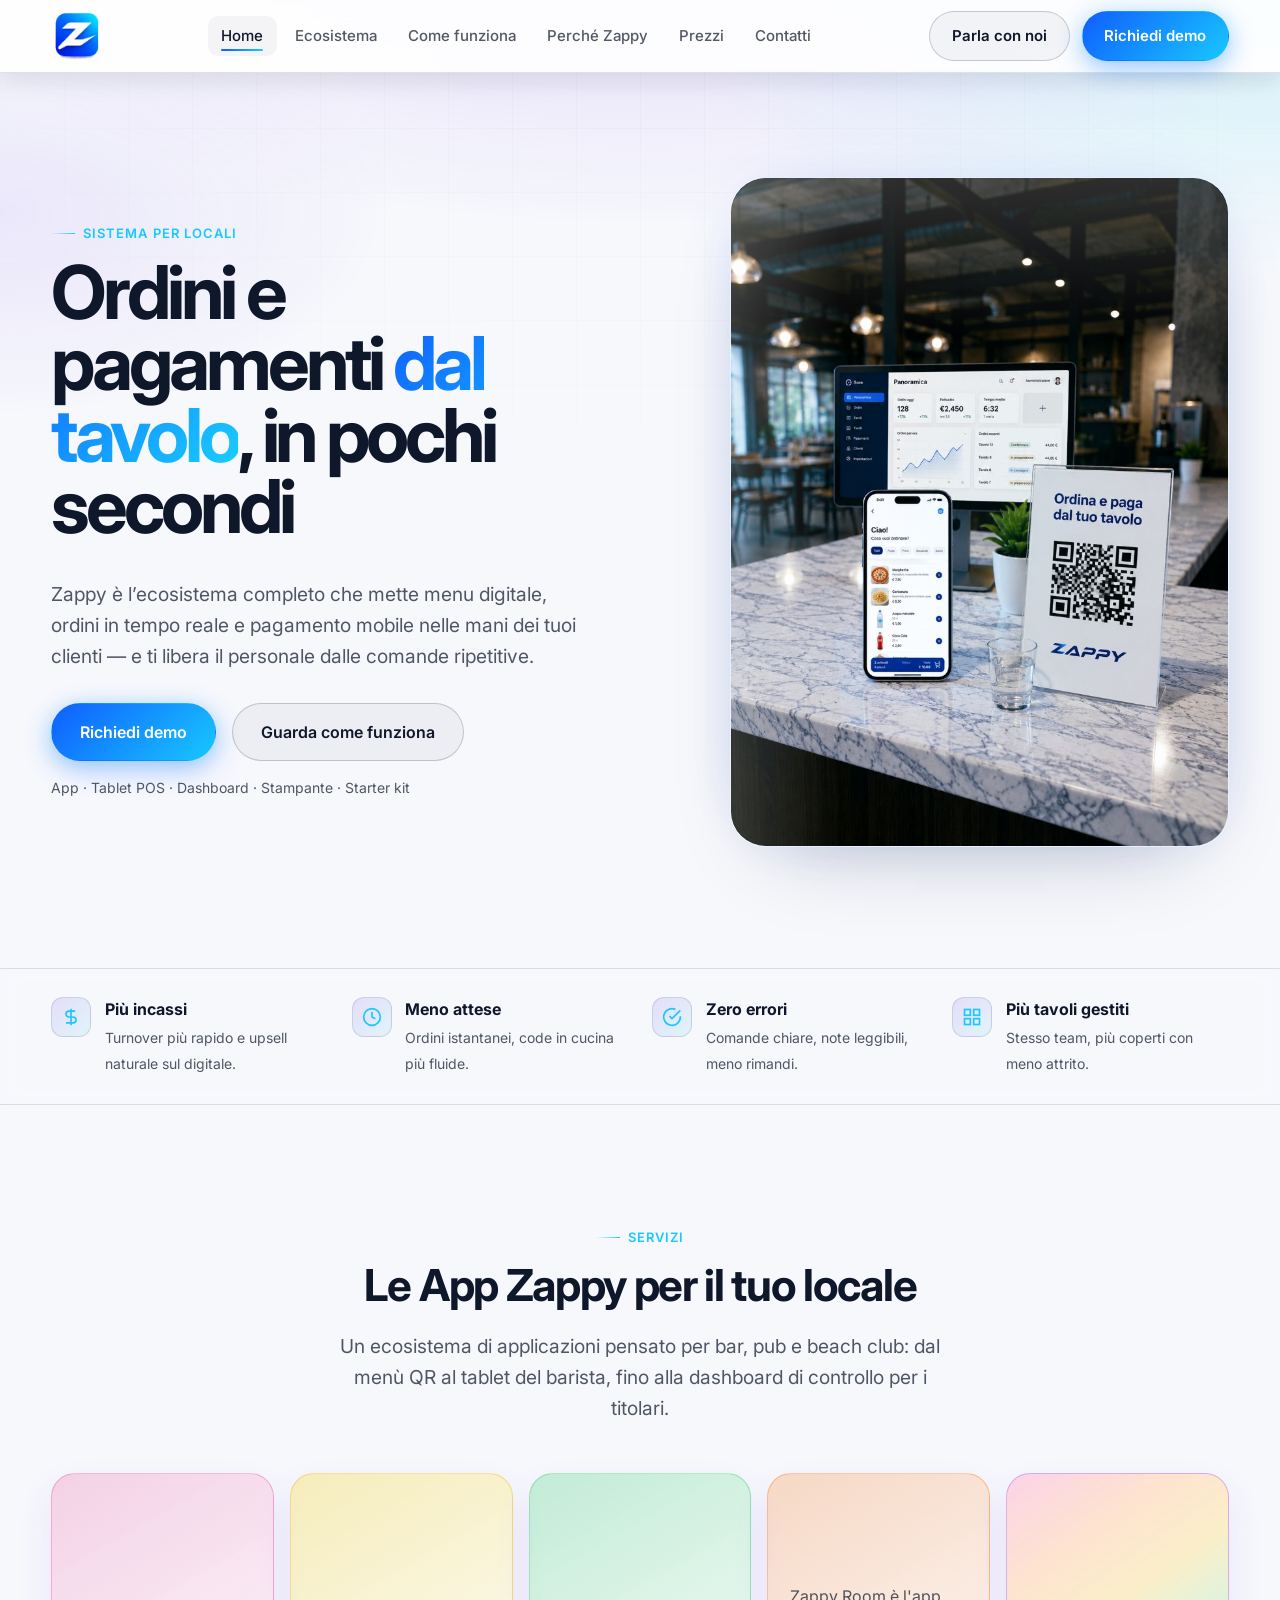
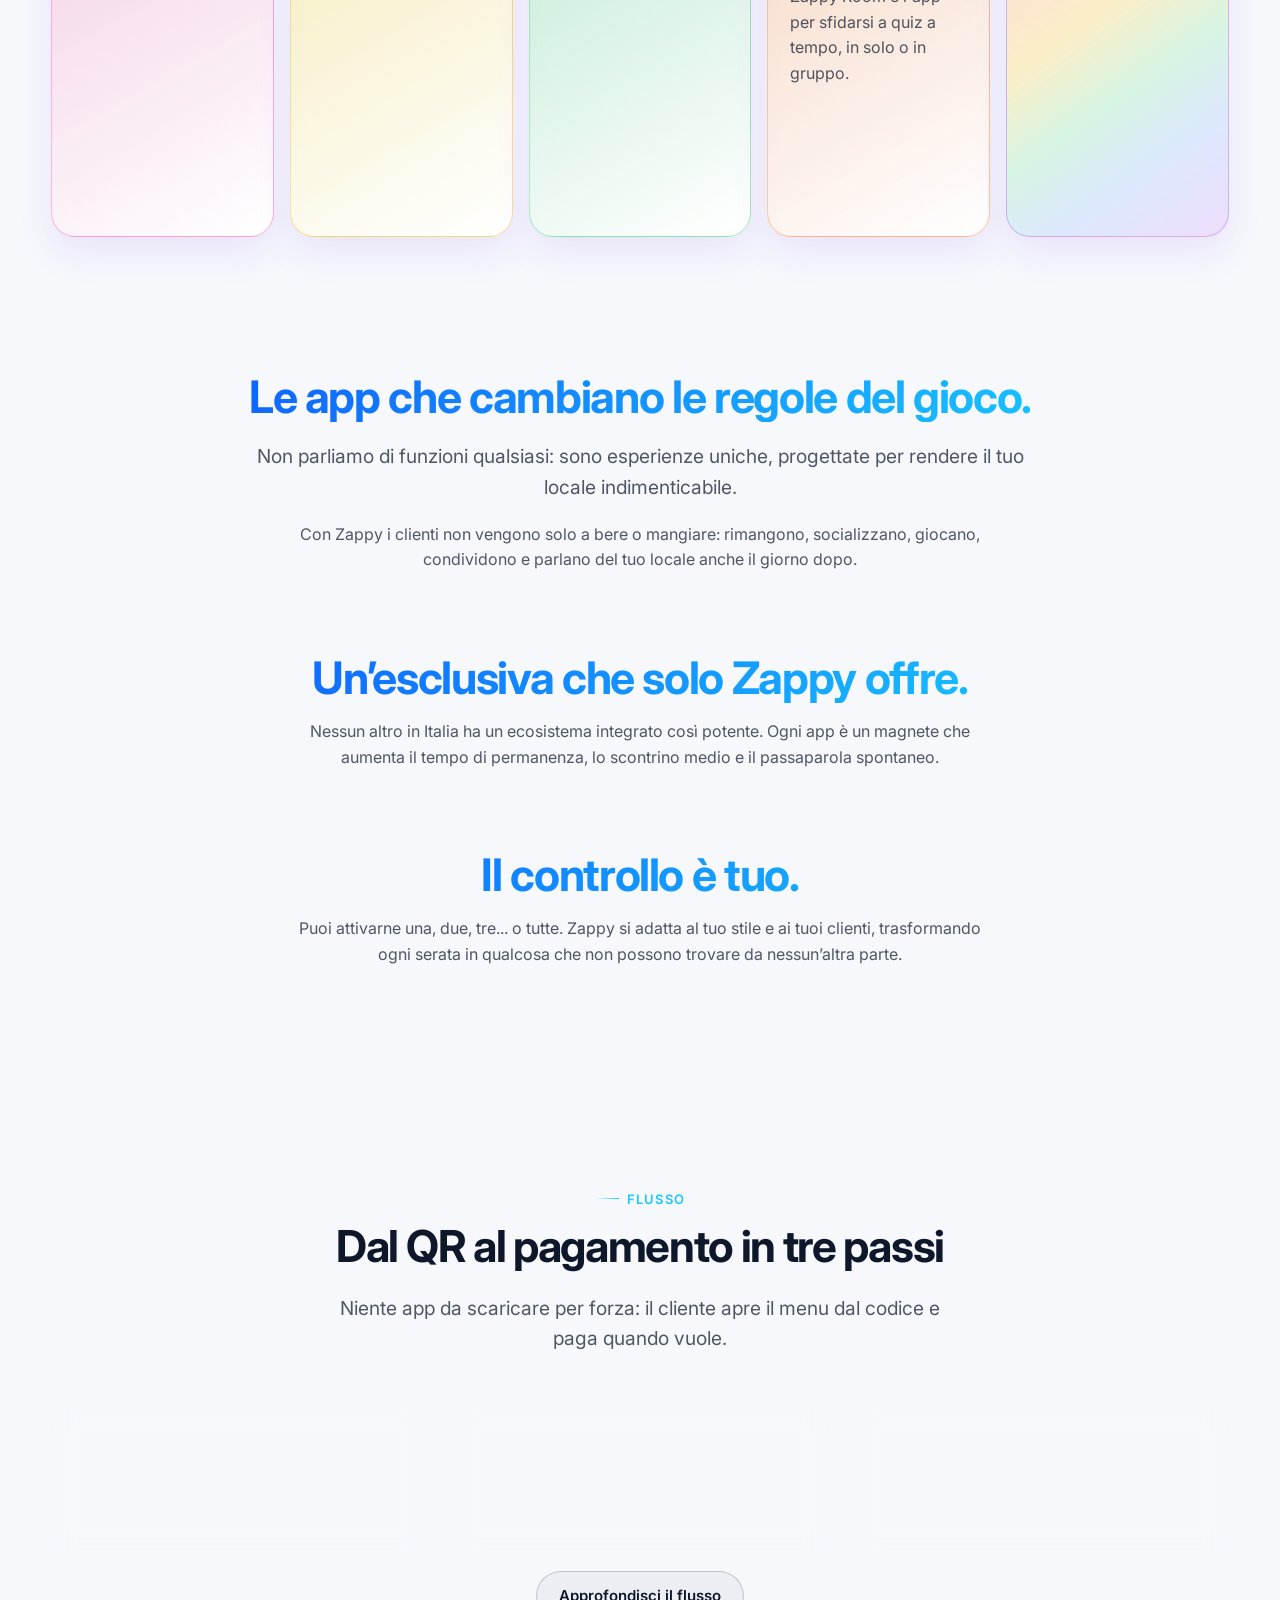
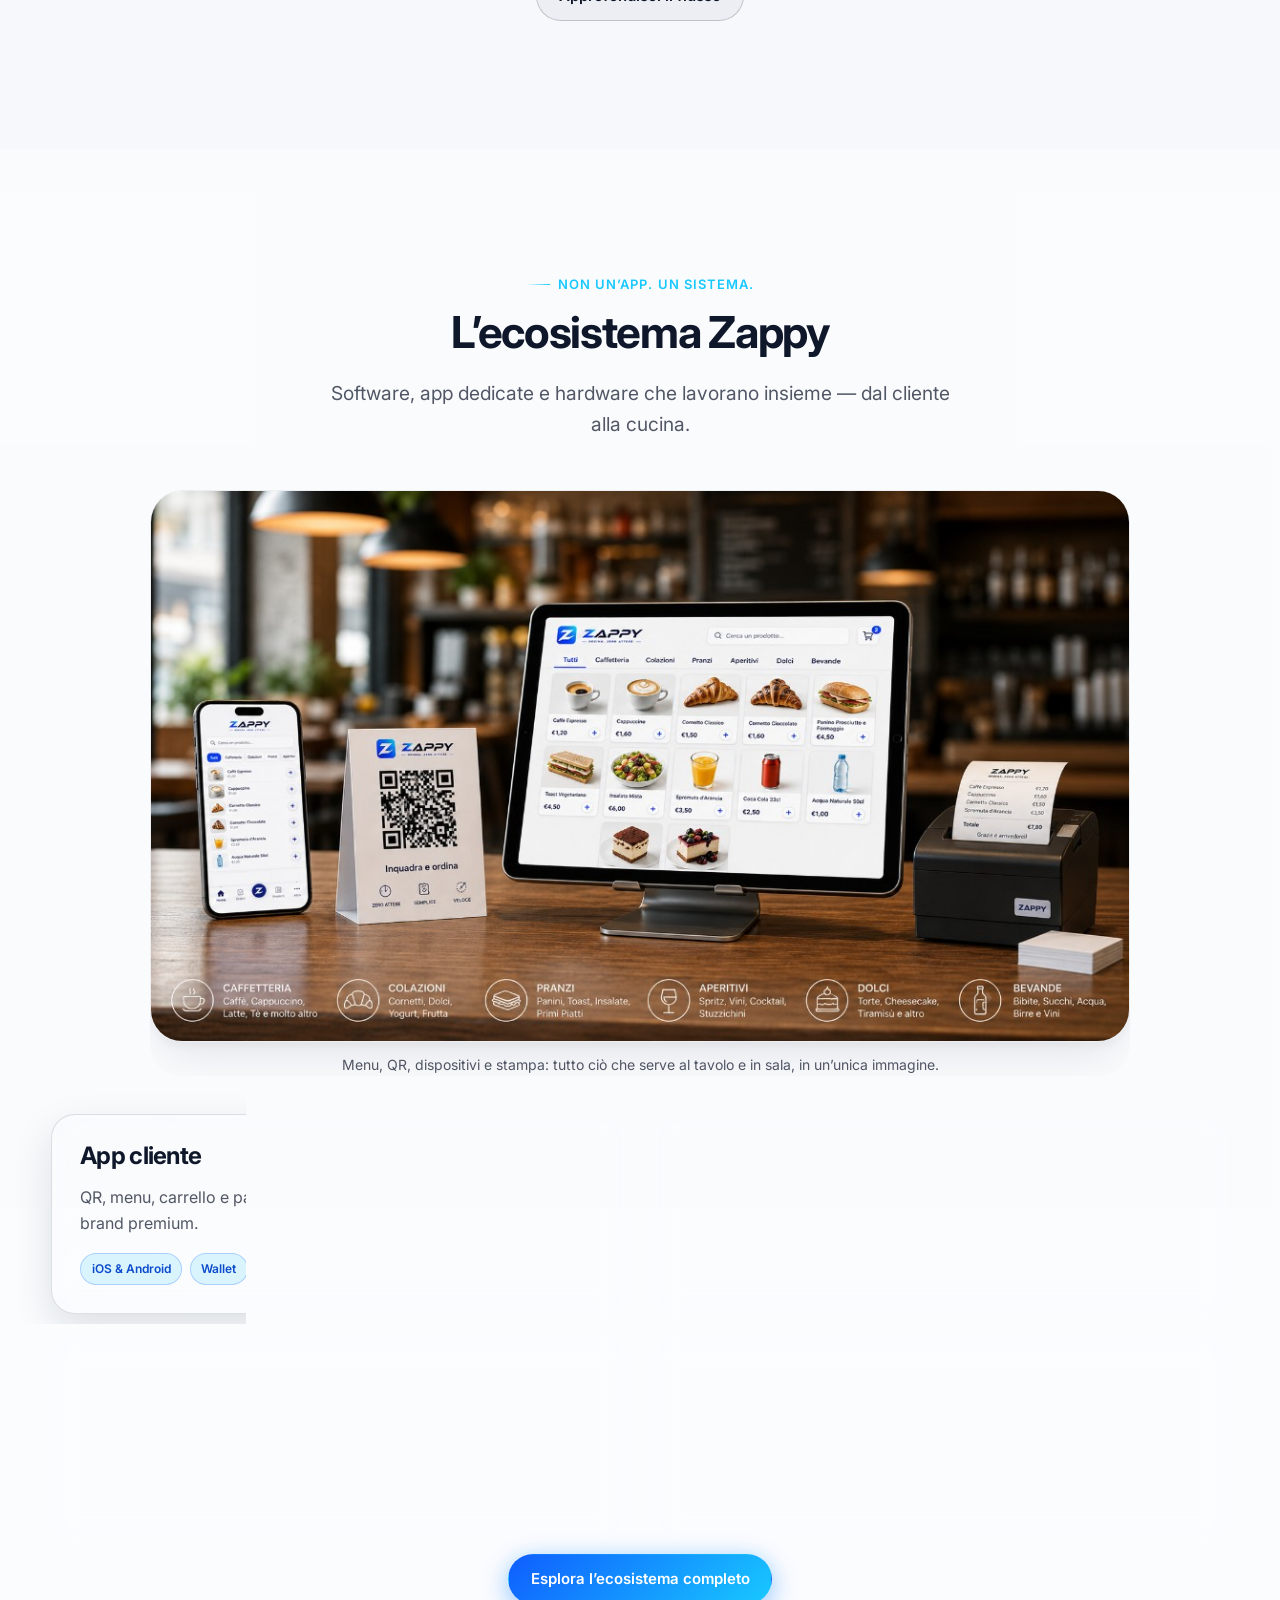
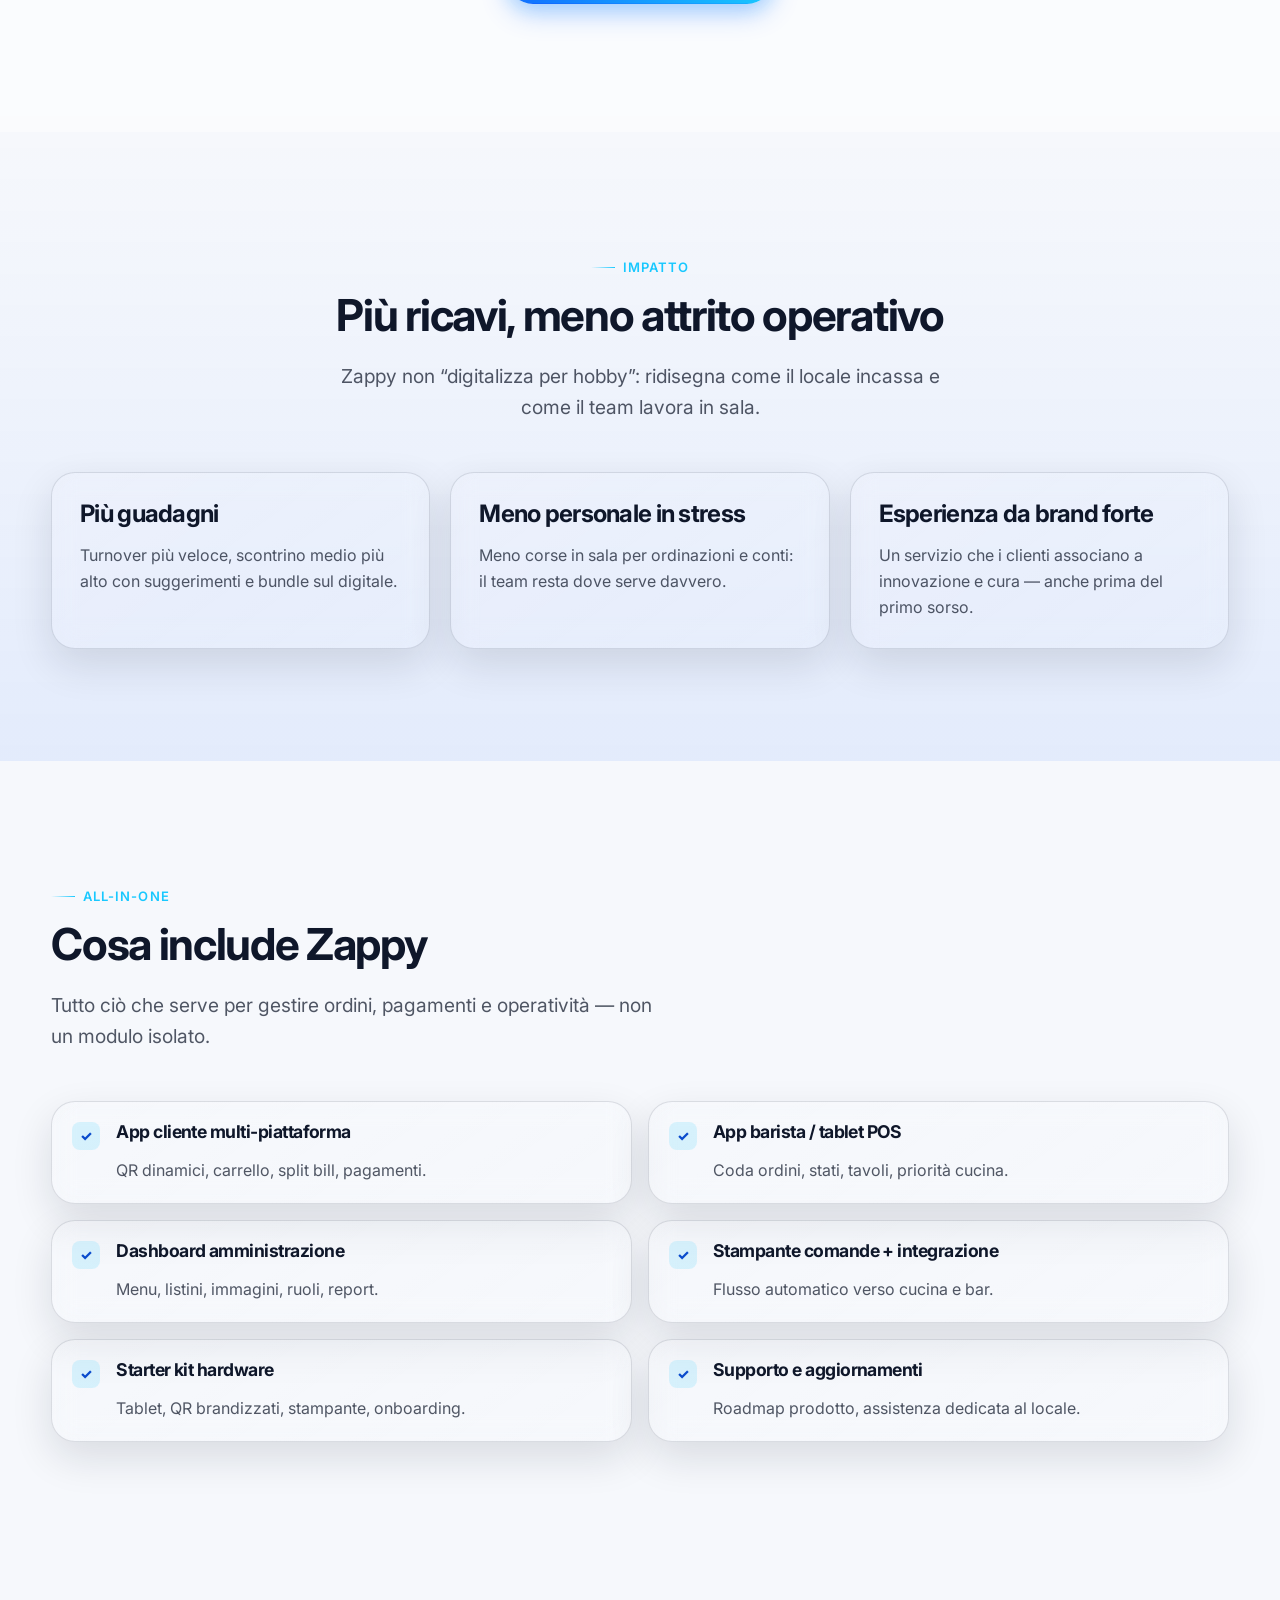
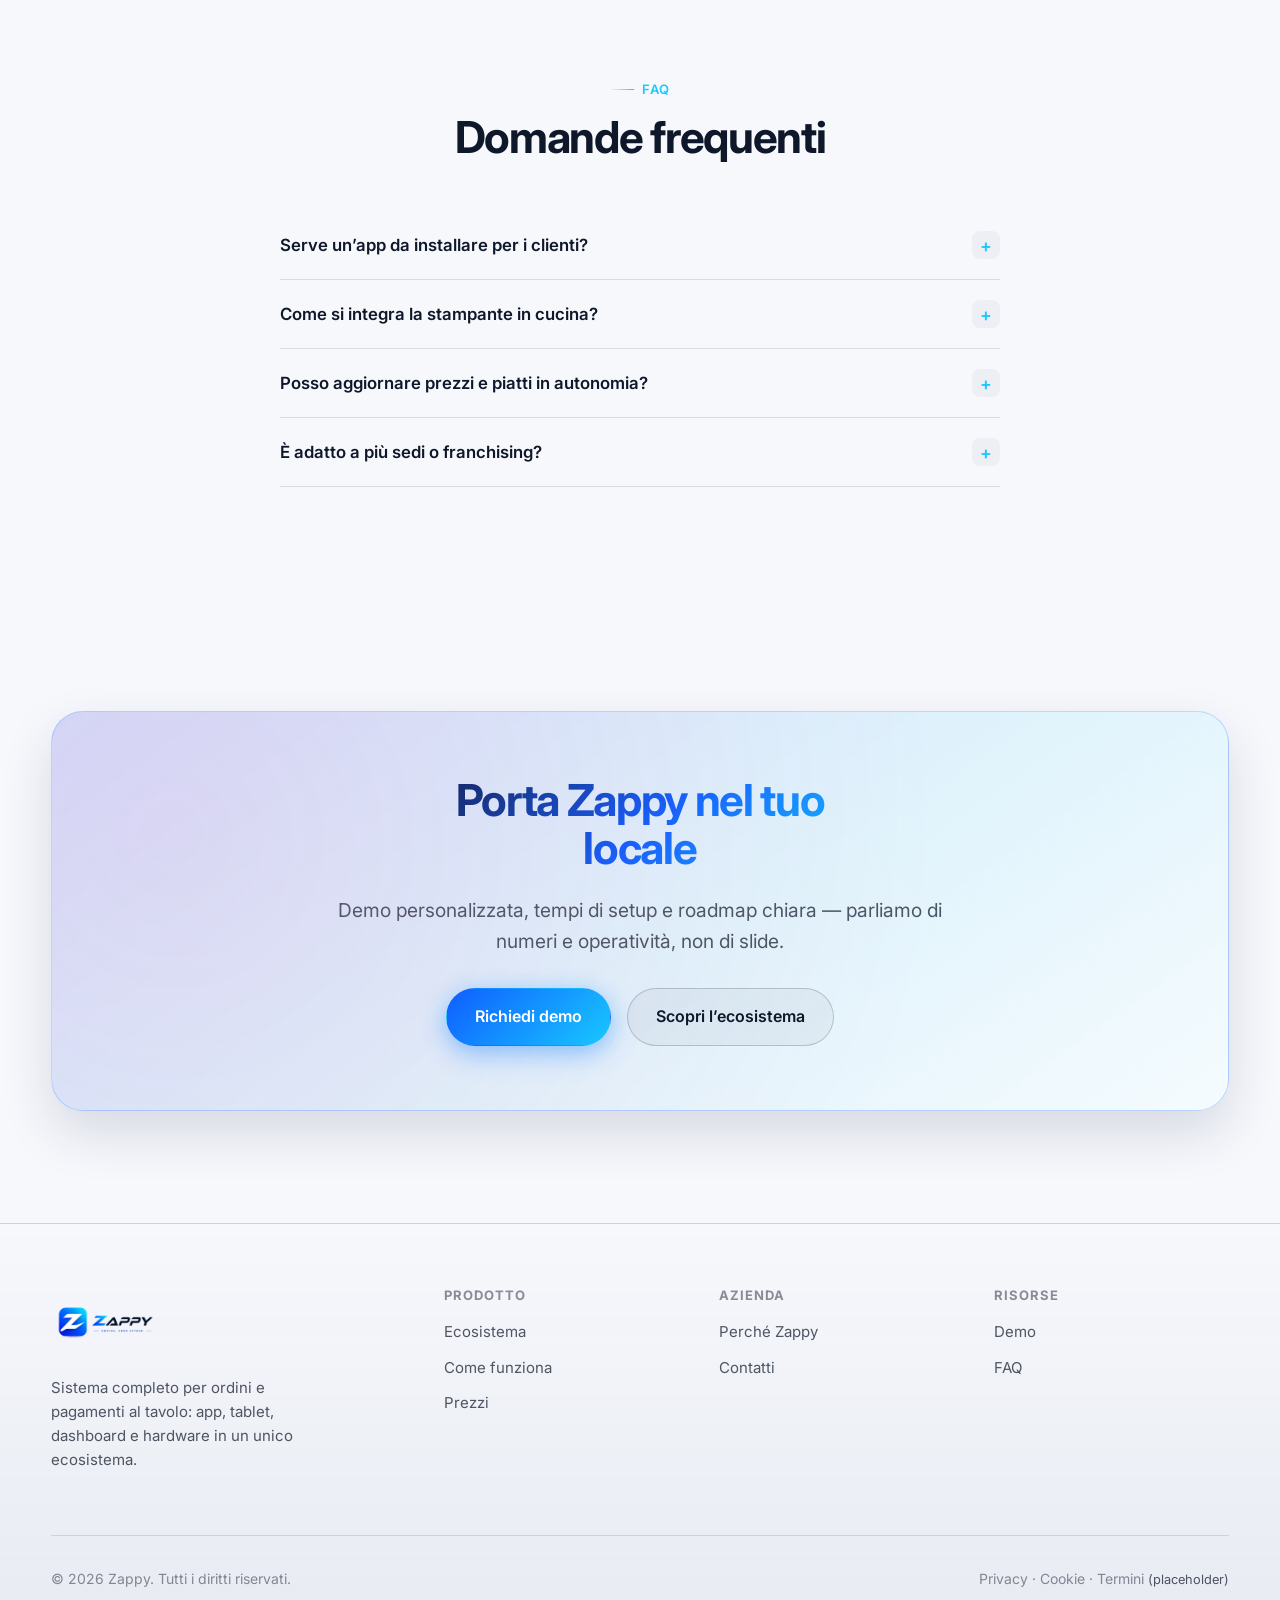
<file: index.html>
<!DOCTYPE html>
<html lang="it">
<head>
  <meta charset="UTF-8" />
  <meta name="viewport" content="width=device-width, initial-scale=1, viewport-fit=cover" />
  <meta name="description" content="Zappy: sistema completo per bar, pub e ristoranti. Ordini e pagamenti dal tavolo via QR. App cliente, app barista, dashboard e hardware integrati." />
  <title>Zappy — Ordini e pagamenti dal tavolo</title>
  <link rel="preconnect" href="https://fonts.googleapis.com" />
  <link rel="preconnect" href="https://fonts.gstatic.com" crossorigin />
  <link href="https://fonts.googleapis.com/css2?family=Inter:wght@400;500;600;700;800&display=swap" rel="stylesheet" />
  <link rel="stylesheet" href="css/style.css?v=47" />
</head>
<body>
  <a class="skip-link" href="#contenuto">Vai al contenuto</a>

  <header class="site-header">
    <div class="header-inner">
      <a class="logo" href="index.html" aria-label="Zappy Home">
        <img src="assets/brand/logo-zappy-icon.png?v=1" alt="Zappy" width="512" height="512" />
      </a>
      <button class="nav-toggle" type="button" aria-label="Apri menu" aria-expanded="false">
        <span></span>
      </button>
      <nav class="nav" aria-label="Principale">
        <a href="index.html" aria-current="page">Home</a>
        <a href="ecosistema.html">Ecosistema</a>
        <a href="come-funziona.html">Come funziona</a>
        <a href="perche-zappy.html">Perché Zappy</a>
        <a href="prezzi.html">Prezzi</a>
        <a href="contatti.html">Contatti</a>
        <div class="header-cta header-cta--in-nav">
          <a class="btn btn--ghost" href="https://wa.me/393793833583?text=Ciao%2C%20vorrei%20parlare%20con%20voi%20su%20Zappy." target="_blank" rel="noopener noreferrer">Parla con noi</a>
          <a class="btn btn--primary" href="contatti.html">Richiedi demo</a>
        </div>
      </nav>
      <div class="header-cta">
        <a class="btn btn--ghost" href="https://wa.me/393793833583?text=Ciao%2C%20vorrei%20parlare%20con%20voi%20su%20Zappy." target="_blank" rel="noopener noreferrer">Parla con noi</a>
        <a class="btn btn--primary" href="contatti.html">Richiedi demo</a>
      </div>
    </div>
  </header>

  <main id="contenuto">
    <section class="hero">
      <div class="bg-glow" aria-hidden="true"></div>
      <div class="mesh" aria-hidden="true"></div>
      <div class="wrap hero-grid">
        <div class="hero-copy reveal">
          <p class="eyebrow">Sistema per locali</p>
          <h1>Ordini e pagamenti <span class="hero-keyword">dal tavolo</span>, in pochi secondi</h1>
          <p class="lead">
            Zappy è l’ecosistema completo che mette menu digitale, ordini in tempo reale e pagamento mobile nelle mani dei tuoi clienti — e ti libera il personale dalle comande ripetitive.
          </p>
          <div class="hero-cta">
            <a class="btn btn--primary btn--large" href="contatti.html">Richiedi demo</a>
            <a class="btn btn--ghost btn--large" href="come-funziona.html">Guarda come funziona</a>
          </div>
          <p class="muted mt-2" style="font-size:0.875rem">App · Tablet POS · Dashboard · Stampante · Starter kit</p>
        </div>
        <div class="hero-visual reveal delay-1">
          <figure class="hero-photo-wrap photo-figure hero-photo-wrap--home">
            <img src="images/hero-vertical-premium.png?v=2" alt="Zappy: app menu digitale, dashboard gestionale e QR da tavolo in una scena premium" width="765" height="1024" loading="eager" decoding="async" />
          </figure>
        </div>
      </div>
    </section>

    <div class="strip">
      <div class="wrap strip-inner">
        <div class="strip-item reveal">
          <div class="strip-icon" aria-hidden="true">
            <svg width="20" height="20" viewBox="0 0 24 24" fill="none" stroke="currentColor" stroke-width="2"><path d="M12 2v20M17 5H9.5a3.5 3.5 0 0 0 0 7h5a3.5 3.5 0 0 1 0 7H6"/></svg>
          </div>
          <div>
            <strong>Più incassi</strong>
            <span>Turnover più rapido e upsell naturale sul digitale.</span>
          </div>
        </div>
        <div class="strip-item reveal delay-1">
          <div class="strip-icon" aria-hidden="true">
            <svg width="20" height="20" viewBox="0 0 24 24" fill="none" stroke="currentColor" stroke-width="2"><circle cx="12" cy="12" r="10"/><path d="M12 6v6l4 2"/></svg>
          </div>
          <div>
            <strong>Meno attese</strong>
            <span>Ordini istantanei, code in cucina più fluide.</span>
          </div>
        </div>
        <div class="strip-item reveal delay-2">
          <div class="strip-icon" aria-hidden="true">
            <svg width="20" height="20" viewBox="0 0 24 24" fill="none" stroke="currentColor" stroke-width="2"><path d="M22 11.08V12a10 10 0 1 1-5.93-9.14"/><path d="M22 4L12 14.01l-3-3"/></svg>
          </div>
          <div>
            <strong>Zero errori</strong>
            <span>Comande chiare, note leggibili, meno rimandi.</span>
          </div>
        </div>
        <div class="strip-item reveal delay-3">
          <div class="strip-icon" aria-hidden="true">
            <svg width="20" height="20" viewBox="0 0 24 24" fill="none" stroke="currentColor" stroke-width="2"><rect x="3" y="3" width="7" height="7"/><rect x="14" y="3" width="7" height="7"/><rect x="14" y="14" width="7" height="7"/><rect x="3" y="14" width="7" height="7"/></svg>
          </div>
          <div>
            <strong>Più tavoli gestiti</strong>
            <span>Stesso team, più coperti con meno attrito.</span>
          </div>
        </div>
      </div>
    </div>

    <section class="section section--apps" id="app-zappy">
      <div class="wrap">
        <div class="section-head text-center reveal">
          <p class="eyebrow eyebrow--center">Servizi</p>
          <h2>Le App Zappy per il tuo locale</h2>
          <p class="lead mx-auto">Un ecosistema di applicazioni pensato per bar, pub e beach club: dal menù QR al tablet del barista, fino alla dashboard di controllo per i titolari.</p>
        </div>
        <div class="apps-grid">
          <article class="app-card app-card--match reveal">
            <img class="app-card__wordmark" src="images/app-zappy-match-wordmark.png" alt="Zappy Match" loading="lazy" decoding="async" />
            <p class="muted mb-0">Con Zappy Match i clienti possono chattare tra tavoli, scoprire nuove persone e socializzare direttamente dal proprio posto. Ideale per eventi e serate dinamiche.</p>
          </article>
          <article class="app-card app-card--land reveal delay-1">
            <img class="app-card__wordmark" src="images/app-zappy-land-wordmark.png" alt="Zappy Land" loading="lazy" decoding="async" />
            <p class="muted mb-0">Zappy Land intrattiene bambini e ragazzi con giochi, disegni e animazioni divertenti per tutte le età.</p>
          </article>
          <article class="app-card app-card--photo reveal delay-2">
            <img class="app-card__wordmark" src="images/app-zappy-photo-wordmark.png" alt="Zappy Photo" loading="lazy" decoding="async" />
            <p class="muted mb-0">Zappy Photo crea una gallery condivisa delle foto dei clienti: perfetta anche per promo social.</p>
          </article>
          <article class="app-card app-card--room reveal delay-3">
            <img class="app-card__wordmark" src="images/app-zappy-room-wordmark.png" alt="Zappy Room" loading="lazy" decoding="async" />
            <p class="muted mb-0">Zappy Room è l'app per sfidarsi a quiz a tempo, in solo o in gruppo.</p>
          </article>
          <article class="app-card app-card--lucky reveal delay-4">
            <img class="app-card__wordmark" src="images/app-zappy-lucky-wordmark.png" alt="Zappy Lucky" loading="lazy" decoding="async" />
            <p class="muted mb-0">Zappy Lucky attiva una ruota della fortuna ad ogni pagamento con coupon premio.</p>
          </article>
        </div>
      </div>
    </section>

    <section class="section section--apps-copy">
      <div class="wrap">
        <div class="apps-copy reveal">
          <article class="apps-copy__block">
            <h2 class="apps-copy__title">Le app che cambiano le regole del gioco.</h2>
            <p class="lead mx-auto">Non parliamo di funzioni qualsiasi: sono esperienze uniche, progettate per rendere il tuo locale indimenticabile.</p>
            <p class="muted apps-copy__text">Con Zappy i clienti non vengono solo a bere o mangiare: rimangono, socializzano, giocano, condividono e parlano del tuo locale anche il giorno dopo.</p>
          </article>
          <article class="apps-copy__block">
            <h2 class="apps-copy__title">Un’esclusiva che solo Zappy offre.</h2>
            <p class="muted apps-copy__text">Nessun altro in Italia ha un ecosistema integrato così potente. Ogni app è un magnete che aumenta il tempo di permanenza, lo scontrino medio e il passaparola spontaneo.</p>
          </article>
          <article class="apps-copy__block">
            <h2 class="apps-copy__title">Il controllo è tuo.</h2>
            <p class="muted apps-copy__text">Puoi attivarne una, due, tre... o tutte. Zappy si adatta al tuo stile e ai tuoi clienti, trasformando ogni serata in qualcosa che non possono trovare da nessun’altra parte.</p>
          </article>
        </div>
      </div>
    </section>

    <section class="section" id="come-funziona-preview">
      <div class="wrap">
        <div class="section-head text-center reveal">
          <p class="eyebrow eyebrow--center">Flusso</p>
          <h2>Dal QR al pagamento in tre passi</h2>
          <p class="lead">Niente app da scaricare per forza: il cliente apre il menu dal codice e paga quando vuole.</p>
        </div>
        <div class="steps">
          <article class="glass-card card-padding step-card reveal">
            <span class="step-num" aria-hidden="true">01</span>
            <h3>Scansiona il QR</h3>
            <p class="muted mb-0">Ogni tavolo ha un codice univoco. Il cliente è già associato al posto giusto.</p>
          </article>
          <article class="glass-card card-padding step-card reveal delay-1">
            <span class="step-num" aria-hidden="true">02</span>
            <h3>Sfoglia il menu digitale</h3>
            <p class="muted mb-0">Foto, allergeni, varianti: tutto aggiornabile in tempo reale dalla dashboard.</p>
          </article>
          <article class="glass-card card-padding step-card reveal delay-2">
            <span class="step-num" aria-hidden="true">03</span>
            <h3>Ordina e paga dal telefono</h3>
            <p class="muted mb-0">Pagamento contactless: meno contanti, meno attese al POS fisso.</p>
          </article>
        </div>
        <p class="text-center mt-2 reveal"><a class="btn btn--ghost" href="come-funziona.html">Approfondisci il flusso</a></p>
      </div>
    </section>

    <section class="section section--tone-soft" id="ecosistema">
      <div class="wrap">
        <div class="section-head text-center reveal">
          <p class="eyebrow eyebrow--center">Non un’app. Un sistema.</p>
          <h2>L’ecosistema Zappy</h2>
          <p class="lead">Software, app dedicate e hardware che lavorano insieme — dal cliente alla cucina.</p>
        </div>
        <figure class="photo-figure photo-figure--eco reveal delay-1">
          <img class="site-photo" src="images/banco-menu-coda-stampante.png?v=2" alt="Banco con ecosistema Zappy: tablet con menu digitale, smartphone, QR da tavolo e stampante comande" width="1200" height="675" loading="lazy" decoding="async" />
          <figcaption class="photo-caption">Menu, QR, dispositivi e stampa: tutto ciò che serve al tavolo e in sala, in un’unica immagine.</figcaption>
        </figure>
        <div class="eco-grid">
          <article class="glass-card eco-block reveal">
            <div class="eco-text card-padding">
              <h3>App cliente</h3>
              <p class="muted">QR, menu, carrello e pagamento in un flusso continuo. Esperienza da brand premium.</p>
              <div class="tag-row">
                <span class="tag">iOS &amp; Android</span>
                <span class="tag">Wallet</span>
              </div>
            </div>
          </article>
          <article class="glass-card eco-block reveal delay-1">
            <div class="eco-text card-padding">
              <h3>App barista · Tablet</h3>
              <p class="muted">Vista ordini live, tavoli, priorità e stato preparazione. Interfaccia POS moderna, pensata per il ritmo del bancone.</p>
              <div class="tag-row">
                <span class="tag">Real-time</span>
                <span class="tag">Tavoli</span>
              </div>
            </div>
          </article>
          <article class="glass-card eco-block reveal delay-2">
            <div class="eco-text card-padding">
              <h3>Dashboard admin</h3>
              <p class="muted">Menu, prezzi, immagini, categorie e reportistica. Tutto ciò che serve per governare il locale da un solo posto.</p>
              <div class="tag-row">
                <span class="tag">Analytics</span>
                <span class="tag">CMS menu</span>
              </div>
            </div>
          </article>
          <article class="glass-card eco-block reveal delay-3">
            <div class="eco-text card-padding">
              <h3>Hardware · Stampante · Kit</h3>
              <p class="muted">Stampa comande automatica integrata. Starter kit con tablet, QR personalizzati e setup guidato — pronti all’uso.</p>
              <div class="tag-row">
                <span class="tag">Kitchen</span>
                <span class="tag">On-site setup</span>
              </div>
            </div>
          </article>
        </div>
        <p class="text-center mt-2 reveal"><a class="btn btn--primary" href="ecosistema.html">Esplora l’ecosistema completo</a></p>
      </div>
    </section>

    <section class="section section--tone-violet">
      <div class="wrap">
        <div class="section-head text-center reveal">
          <p class="eyebrow eyebrow--center">Impatto</p>
          <h2>Più ricavi, meno attrito operativo</h2>
          <p class="lead">Zappy non “digitalizza per hobby”: ridisegna come il locale incassa e come il team lavora in sala.</p>
        </div>
        <div class="benefits-grid">
          <article class="glass-card card-padding reveal">
            <h3>Più guadagni</h3>
            <p class="muted mb-0">Turnover più veloce, scontrino medio più alto con suggerimenti e bundle sul digitale.</p>
          </article>
          <article class="glass-card card-padding reveal delay-1">
            <h3>Meno personale in stress</h3>
            <p class="muted mb-0">Meno corse in sala per ordinazioni e conti: il team resta dove serve davvero.</p>
          </article>
          <article class="glass-card card-padding reveal delay-2">
            <h3>Esperienza da brand forte</h3>
            <p class="muted mb-0">Un servizio che i clienti associano a innovazione e cura — anche prima del primo sorso.</p>
          </article>
        </div>
      </div>
    </section>

    <section class="section" id="include">
      <div class="wrap">
        <div class="section-head reveal">
          <p class="eyebrow">All-in-one</p>
          <h2>Cosa include Zappy</h2>
          <p class="lead">Tutto ciò che serve per gestire ordini, pagamenti e operatività — non un modulo isolato.</p>
        </div>
        <div class="include-grid">
          <div class="glass-card include-item reveal">
            <span class="include-check" aria-hidden="true">✓</span>
            <div>
              <h3 class="mb-1" style="font-size:1.1rem">App cliente multi-piattaforma</h3>
              <p class="muted mb-0">QR dinamici, carrello, split bill, pagamenti.</p>
            </div>
          </div>
          <div class="glass-card include-item reveal delay-1">
            <span class="include-check" aria-hidden="true">✓</span>
            <div>
              <h3 class="mb-1" style="font-size:1.1rem">App barista / tablet POS</h3>
              <p class="muted mb-0">Coda ordini, stati, tavoli, priorità cucina.</p>
            </div>
          </div>
          <div class="glass-card include-item reveal delay-2">
            <span class="include-check" aria-hidden="true">✓</span>
            <div>
              <h3 class="mb-1" style="font-size:1.1rem">Dashboard amministrazione</h3>
              <p class="muted mb-0">Menu, listini, immagini, ruoli, report.</p>
            </div>
          </div>
          <div class="glass-card include-item reveal delay-3">
            <span class="include-check" aria-hidden="true">✓</span>
            <div>
              <h3 class="mb-1" style="font-size:1.1rem">Stampante comande + integrazione</h3>
              <p class="muted mb-0">Flusso automatico verso cucina e bar.</p>
            </div>
          </div>
          <div class="glass-card include-item reveal">
            <span class="include-check" aria-hidden="true">✓</span>
            <div>
              <h3 class="mb-1" style="font-size:1.1rem">Starter kit hardware</h3>
              <p class="muted mb-0">Tablet, QR brandizzati, stampante, onboarding.</p>
            </div>
          </div>
          <div class="glass-card include-item reveal delay-1">
            <span class="include-check" aria-hidden="true">✓</span>
            <div>
              <h3 class="mb-1" style="font-size:1.1rem">Supporto e aggiornamenti</h3>
              <p class="muted mb-0">Roadmap prodotto, assistenza dedicata al locale.</p>
            </div>
          </div>
        </div>
      </div>
    </section>

    <section class="section" id="faq">
      <div class="wrap">
        <div class="section-head text-center reveal">
          <p class="eyebrow eyebrow--center">FAQ</p>
          <h2>Domande frequenti</h2>
        </div>
        <div class="faq-list">
          <div class="faq-item reveal">
            <button class="faq-trigger" type="button" aria-expanded="false">
              Serve un’app da installare per i clienti?
              <span class="faq-icon">+</span>
            </button>
            <div class="faq-panel">
              <div class="faq-panel-inner">
                <p class="faq-answer">No è obbligatorio: il menu si apre dal QR nel browser. L’app nativa offre esperienza ancora più fluida per chi la preferisce.</p>
              </div>
            </div>
          </div>
          <div class="faq-item reveal delay-1">
            <button class="faq-trigger" type="button" aria-expanded="false">
              Come si integra la stampante in cucina?
              <span class="faq-icon">+</span>
            </button>
            <div class="faq-panel">
              <div class="faq-panel-inner">
                <p class="faq-answer">Le comande arrivano automaticamente alla stampante configurata nel kit. Routing e reparti sono impostabili dalla dashboard.</p>
              </div>
            </div>
          </div>
          <div class="faq-item reveal delay-2">
            <button class="faq-trigger" type="button" aria-expanded="false">
              Posso aggiornare prezzi e piatti in autonomia?
              <span class="faq-icon">+</span>
            </button>
            <div class="faq-panel">
              <div class="faq-panel-inner">
                <p class="faq-answer">Sì: listini, immagini, disponibilità e varianti sono gestiti in tempo reale dall’admin senza toccare codice.</p>
              </div>
            </div>
          </div>
          <div class="faq-item reveal delay-3">
            <button class="faq-trigger" type="button" aria-expanded="false">
              È adatto a più sedi o franchising?
              <span class="faq-icon">+</span>
            </button>
            <div class="faq-panel">
              <div class="faq-panel-inner">
                <p class="faq-answer">Il piano Enterprise copre governance multi-sede, permessi granulari e integrazioni con il tuo stack esistente.</p>
              </div>
            </div>
          </div>
        </div>
      </div>
    </section>

    <section class="section">
      <div class="wrap">
        <div class="cta-band reveal">
          <h2 class="text-gradient">Porta Zappy nel tuo locale</h2>
          <p class="lead mx-auto" style="margin-top:1rem">Demo personalizzata, tempi di setup e roadmap chiara — parliamo di numeri e operatività, non di slide.</p>
          <div class="hero-cta" style="margin-top:2rem">
            <a class="btn btn--primary btn--large" href="contatti.html">Richiedi demo</a>
            <a class="btn btn--ghost btn--large" href="ecosistema.html">Scopri l’ecosistema</a>
          </div>
        </div>
      </div>
    </section>
  </main>

  <footer class="site-footer">
    <div class="wrap footer-grid">
      <div class="footer-brand">
        <a class="logo" href="index.html" aria-label="Zappy Home">
          <img src="assets/brand/logo-zappy.png?v=2" alt="Zappy" width="1024" height="682" />
        </a>
        <p>Sistema completo per ordini e pagamenti al tavolo: app, tablet, dashboard e hardware in un unico ecosistema.</p>
      </div>
      <div class="footer-col">
        <h4>Prodotto</h4>
        <ul>
          <li><a href="ecosistema.html">Ecosistema</a></li>
          <li><a href="come-funziona.html">Come funziona</a></li>
          <li><a href="prezzi.html">Prezzi</a></li>
        </ul>
      </div>
      <div class="footer-col">
        <h4>Azienda</h4>
        <ul>
          <li><a href="perche-zappy.html">Perché Zappy</a></li>
          <li><a href="contatti.html">Contatti</a></li>
        </ul>
      </div>
      <div class="footer-col">
        <h4>Risorse</h4>
        <ul>
          <li><a href="contatti.html">Demo</a></li>
          <li><a href="index.html#faq">FAQ</a></li>
        </ul>
      </div>
    </div>
    <div class="wrap footer-bottom">
      <span>© <span id="year"></span> Zappy. Tutti i diritti riservati.</span>
      <span>Privacy · Cookie · Termini <span class="muted" style="font-size:0.8rem">(placeholder)</span></span>
    </div>
  </footer>

  <script src="js/main.js?v=4"></script>
</body>
</html>
</file>
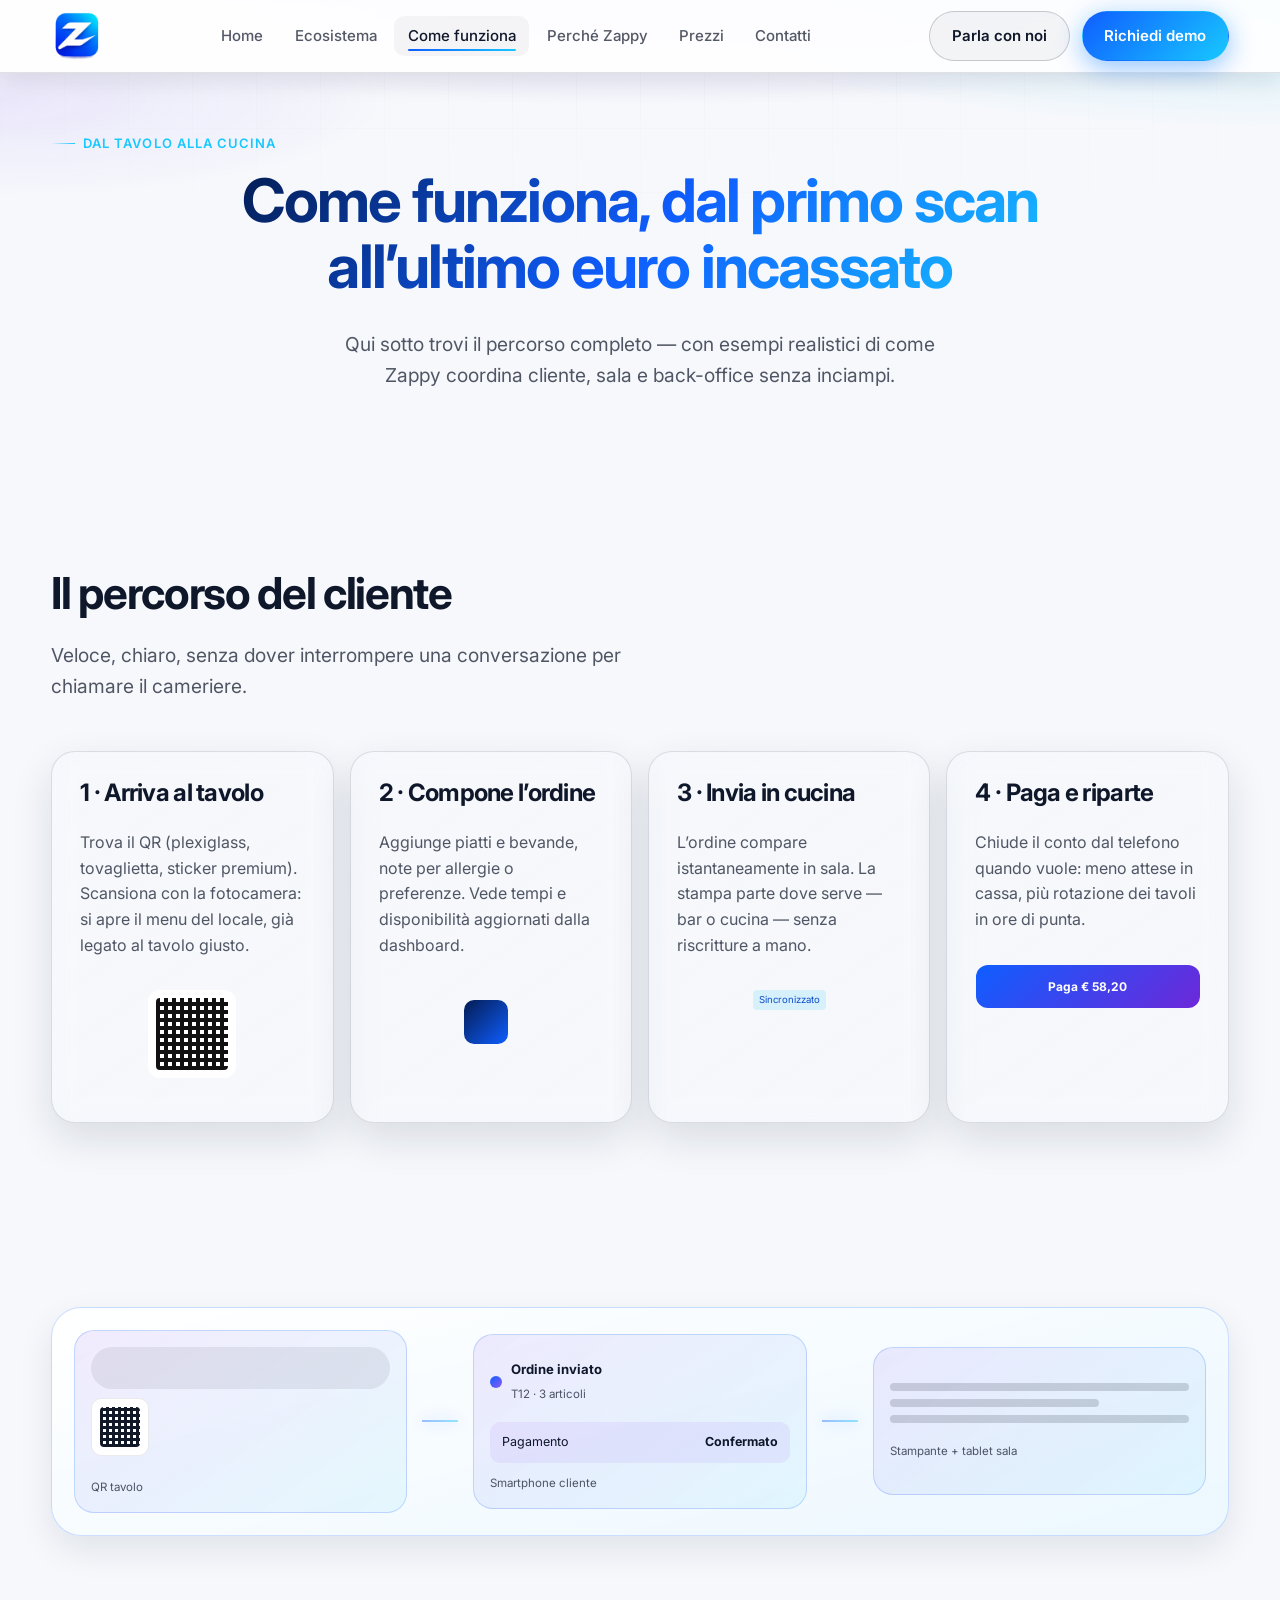
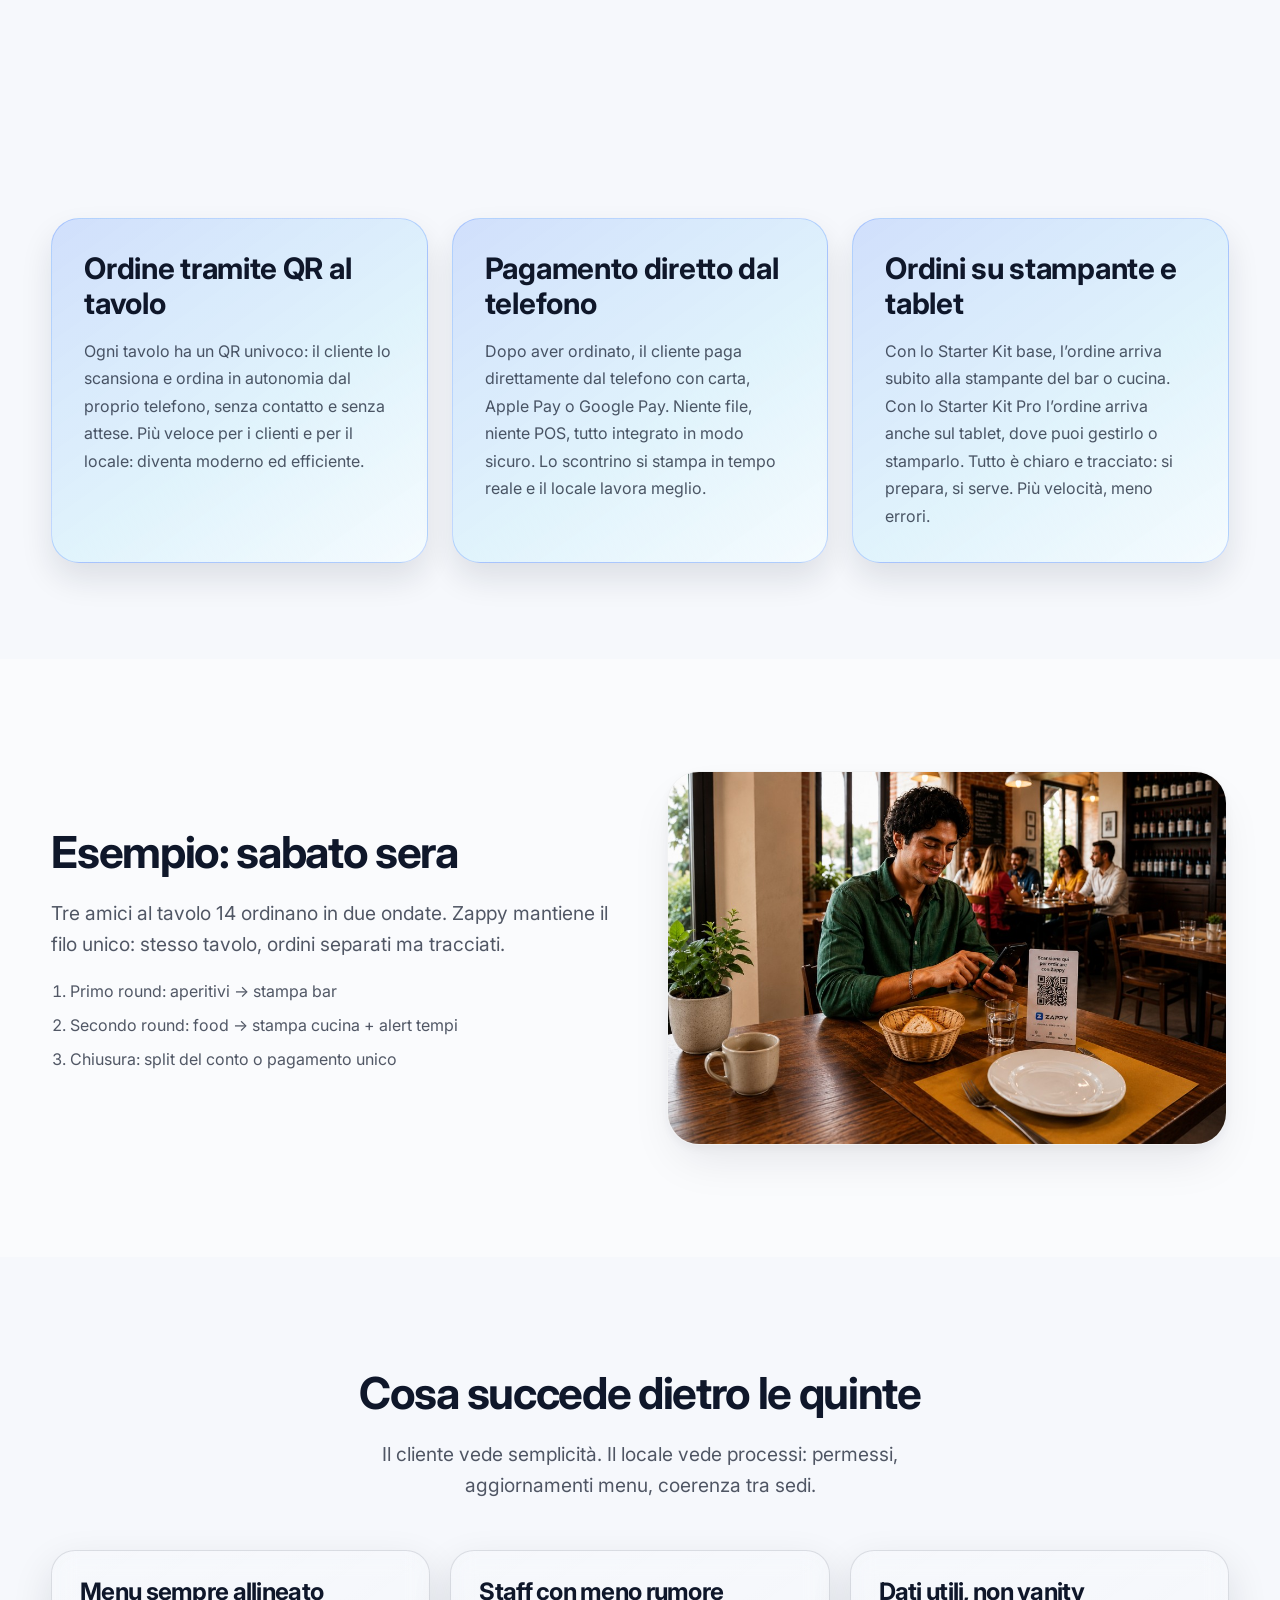
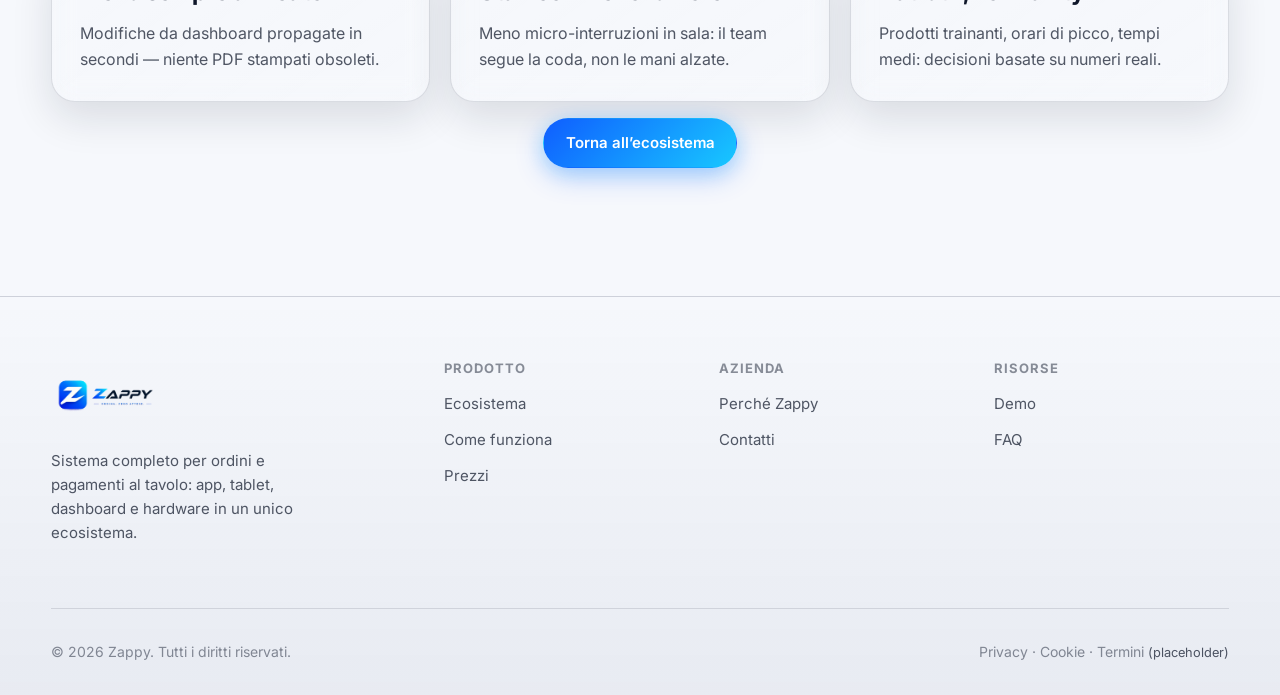
<file: come-funziona.html>
<!DOCTYPE html>
<html lang="it">
<head>
  <meta charset="UTF-8" />
  <meta name="viewport" content="width=device-width, initial-scale=1, viewport-fit=cover" />
  <meta name="description" content="Come funziona Zappy: dal QR al pagamento, flusso operativo per sala e cucina, con esempi concreti." />
  <title>Come funziona — Zappy</title>
  <link rel="preconnect" href="https://fonts.googleapis.com" />
  <link rel="preconnect" href="https://fonts.gstatic.com" crossorigin />
  <link href="https://fonts.googleapis.com/css2?family=Inter:wght@400;500;600;700;800&display=swap" rel="stylesheet" />
  <link rel="stylesheet" href="css/style.css?v=47" />
</head>
<body>
  <a class="skip-link" href="#contenuto">Vai al contenuto</a>

  <header class="site-header">
    <div class="header-inner">
      <a class="logo" href="index.html" aria-label="Zappy Home">
        <img src="assets/brand/logo-zappy-icon.png?v=1" alt="Zappy" width="512" height="512" />
      </a>
      <button class="nav-toggle" type="button" aria-label="Apri menu" aria-expanded="false">
        <span></span>
      </button>
      <nav class="nav" aria-label="Principale">
        <a href="index.html">Home</a>
        <a href="ecosistema.html">Ecosistema</a>
        <a href="come-funziona.html" aria-current="page">Come funziona</a>
        <a href="perche-zappy.html">Perché Zappy</a>
        <a href="prezzi.html">Prezzi</a>
        <a href="contatti.html">Contatti</a>
        <div class="header-cta header-cta--in-nav">
          <a class="btn btn--ghost" href="https://wa.me/393793833583?text=Ciao%2C%20vorrei%20parlare%20con%20voi%20su%20Zappy." target="_blank" rel="noopener noreferrer">Parla con noi</a>
          <a class="btn btn--primary" href="contatti.html">Richiedi demo</a>
        </div>
      </nav>
      <div class="header-cta">
        <a class="btn btn--ghost" href="https://wa.me/393793833583?text=Ciao%2C%20vorrei%20parlare%20con%20voi%20su%20Zappy." target="_blank" rel="noopener noreferrer">Parla con noi</a>
        <a class="btn btn--primary" href="contatti.html">Richiedi demo</a>
      </div>
    </div>
  </header>

  <main id="contenuto">
    <section class="page-hero">
      <div class="bg-glow" aria-hidden="true"></div>
      <div class="mesh" aria-hidden="true"></div>
      <div class="wrap reveal">
        <p class="eyebrow">Dal tavolo alla cucina</p>
        <h1 class="text-gradient">Come funziona, dal primo scan all’ultimo euro incassato</h1>
        <p class="lead">Qui sotto trovi il percorso completo — con esempi realistici di come Zappy coordina cliente, sala e back-office senza inciampi.</p>
      </div>
    </section>

    <section class="section">
      <div class="wrap">
        <div class="section-head reveal">
          <h2>Il percorso del cliente</h2>
          <p class="lead">Veloce, chiaro, senza dover interrompere una conversazione per chiamare il cameriere.</p>
        </div>
        <div class="scroll-row">
          <article class="glass-card card-padding reveal" style="flex:0 0 min(320px,88vw)">
            <h3 class="mb-1">1 · Arriva al tavolo</h3>
            <p class="muted">Trova il QR (plexiglass, tovaglietta, sticker premium). Scansiona con la fotocamera: si apre il menu del locale, già legato al tavolo giusto.</p>
            <div class="ui-qr" style="width:88px;height:88px;margin-top:1rem"><div class="qr-pattern"></div></div>
          </article>
          <article class="glass-card card-padding reveal delay-1" style="flex:0 0 min(320px,88vw)">
            <h3 class="mb-1">2 · Compone l’ordine</h3>
            <p class="muted">Aggiunge piatti e bevande, note per allergie o preferenze. Vede tempi e disponibilità aggiornati dalla dashboard.</p>
            <div class="ui-menu-item" style="margin-top:1rem">
              <div class="ui-thumb"></div>
              <div class="ui-lines"><div class="ui-line"></div><div class="ui-line short"></div></div>
            </div>
          </article>
          <article class="glass-card card-padding reveal delay-2" style="flex:0 0 min(320px,88vw)">
            <h3 class="mb-1">3 · Invia in cucina</h3>
            <p class="muted">L’ordine compare istantaneamente in sala. La stampa parte dove serve — bar o cucina — senza riscritture a mano.</p>
            <span class="ui-badge" style="margin-top:1rem;display:inline-block">Sincronizzato</span>
          </article>
          <article class="glass-card card-padding reveal delay-3" style="flex:0 0 min(320px,88vw)">
            <h3 class="mb-1">4 · Paga e riparte</h3>
            <p class="muted">Chiude il conto dal telefono quando vuole: meno attese in cassa, più rotazione dei tavoli in ore di punta.</p>
            <div class="ui-pay-btn" style="margin-top:1rem">Paga € 58,20</div>
          </article>
        </div>
      </div>
    </section>

    <section class="section section--tight">
      <div class="wrap reveal">
        <div class="z-visual z-visual--flow">
          <div class="z-flow-node z-flow-node--qr">
            <div class="z-table-top"></div>
            <div class="z-qr-mini" aria-hidden="true"></div>
            <small>QR tavolo</small>
          </div>
          <span class="z-connector" aria-hidden="true"></span>
          <div class="z-flow-node z-flow-node--phone">
            <div class="z-order-item">
              <span class="z-order-dot"></span>
              <div><strong>Ordine inviato</strong><small>T12 · 3 articoli</small></div>
            </div>
            <div class="z-order-total">
              <span>Pagamento</span>
              <strong>Confermato</strong>
            </div>
            <small>Smartphone cliente</small>
          </div>
          <span class="z-connector" aria-hidden="true"></span>
          <div class="z-flow-node z-flow-node--ops">
            <div class="z-ticket-line"></div>
            <div class="z-ticket-line short"></div>
            <div class="z-ticket-line"></div>
            <small>Stampante + tablet sala</small>
          </div>
        </div>
      </div>
    </section>

    <section class="section section--flow-highlights">
      <div class="wrap">
        <div class="section-head section-head--center reveal">
          <p class="lead">
            Tre motivi concreti che rendono Zappy più veloce per i clienti e più efficiente per il locale.
          </p>
        </div>

        <div class="flow-highlight-grid">
          <article class="flow-highlight-card reveal">
            <h3>Ordine tramite QR al tavolo</h3>
            <p>Ogni tavolo ha un QR univoco: il cliente lo scansiona e ordina in autonomia dal proprio telefono, senza contatto e senza attese. Più veloce per i clienti e per il locale: diventa moderno ed efficiente.</p>
          </article>

          <article class="flow-highlight-card reveal delay-1">
            <h3>Pagamento diretto dal telefono</h3>
            <p>Dopo aver ordinato, il cliente paga direttamente dal telefono con carta, Apple Pay o Google Pay. Niente file, niente POS, tutto integrato in modo sicuro. Lo scontrino si stampa in tempo reale e il locale lavora meglio.</p>
          </article>

          <article class="flow-highlight-card reveal delay-2">
            <h3>Ordini su stampante e tablet</h3>
            <p>Con lo Starter Kit base, l’ordine arriva subito alla stampante del bar o cucina. Con lo Starter Kit Pro l’ordine arriva anche sul tablet, dove puoi gestirlo o stamparlo. Tutto è chiaro e tracciato: si prepara, si serve. Più velocità, meno errori.</p>
          </article>
        </div>
      </div>
    </section>

    <section class="section section--tone-soft">
      <div class="wrap split reveal">
        <div>
          <h2>Esempio: sabato sera</h2>
          <p class="lead">Tre amici al tavolo 14 ordinano in due ondate. Zappy mantiene il filo unico: stesso tavolo, ordini separati ma tracciati.</p>
          <ol class="muted stack-sm" style="padding-left:1.2rem;margin-top:1.25rem">
            <li>Primo round: aperitivi → stampa bar</li>
            <li>Secondo round: food → stampa cucina + alert tempi</li>
            <li>Chiusura: split del conto o pagamento unico</li>
          </ol>
        </div>
        <div class="split-visual">
          <figure class="photo-figure split-photo split-photo--zappy-banner">
            <img src="images/hero-ordina-composito.png?v=3" alt="Cliente in sala con Zappy: QR sul tavolo e ordine digitale dall’app" width="1024" height="681" loading="lazy" decoding="async" />
          </figure>
        </div>
      </div>
    </section>

    <section class="section">
      <div class="wrap">
        <div class="section-head text-center reveal">
          <h2>Cosa succede dietro le quinte</h2>
          <p class="lead mx-auto">Il cliente vede semplicità. Il locale vede processi: permessi, aggiornamenti menu, coerenza tra sedi.</p>
        </div>
        <div class="benefits-grid">
          <article class="glass-card card-padding reveal">
            <h3>Menu sempre allineato</h3>
            <p class="muted mb-0">Modifiche da dashboard propagate in secondi — niente PDF stampati obsoleti.</p>
          </article>
          <article class="glass-card card-padding reveal delay-1">
            <h3>Staff con meno rumore</h3>
            <p class="muted mb-0">Meno micro-interruzioni in sala: il team segue la coda, non le mani alzate.</p>
          </article>
          <article class="glass-card card-padding reveal delay-2">
            <h3>Dati utili, non vanity</h3>
            <p class="muted mb-0">Prodotti trainanti, orari di picco, tempi medi: decisioni basate su numeri reali.</p>
          </article>
        </div>
        <p class="text-center mt-2 reveal">
          <a class="btn btn--primary" href="ecosistema.html">Torna all’ecosistema</a>
        </p>
      </div>
    </section>
  </main>

  <footer class="site-footer">
    <div class="wrap footer-grid">
      <div class="footer-brand">
        <a class="logo" href="index.html" aria-label="Zappy Home">
          <img src="assets/brand/logo-zappy.png?v=2" alt="Zappy" width="1024" height="682" />
        </a>
        <p>Sistema completo per ordini e pagamenti al tavolo: app, tablet, dashboard e hardware in un unico ecosistema.</p>
      </div>
      <div class="footer-col">
        <h4>Prodotto</h4>
        <ul>
          <li><a href="ecosistema.html">Ecosistema</a></li>
          <li><a href="come-funziona.html">Come funziona</a></li>
          <li><a href="prezzi.html">Prezzi</a></li>
        </ul>
      </div>
      <div class="footer-col">
        <h4>Azienda</h4>
        <ul>
          <li><a href="perche-zappy.html">Perché Zappy</a></li>
          <li><a href="contatti.html">Contatti</a></li>
        </ul>
      </div>
      <div class="footer-col">
        <h4>Risorse</h4>
        <ul>
          <li><a href="contatti.html">Demo</a></li>
          <li><a href="index.html#faq">FAQ</a></li>
        </ul>
      </div>
    </div>
    <div class="wrap footer-bottom">
      <span>© <span id="year"></span> Zappy. Tutti i diritti riservati.</span>
      <span>Privacy · Cookie · Termini <span class="muted" style="font-size:0.8rem">(placeholder)</span></span>
    </div>
  </footer>

  <script src="js/main.js?v=4"></script>
</body>
</html>
</file>
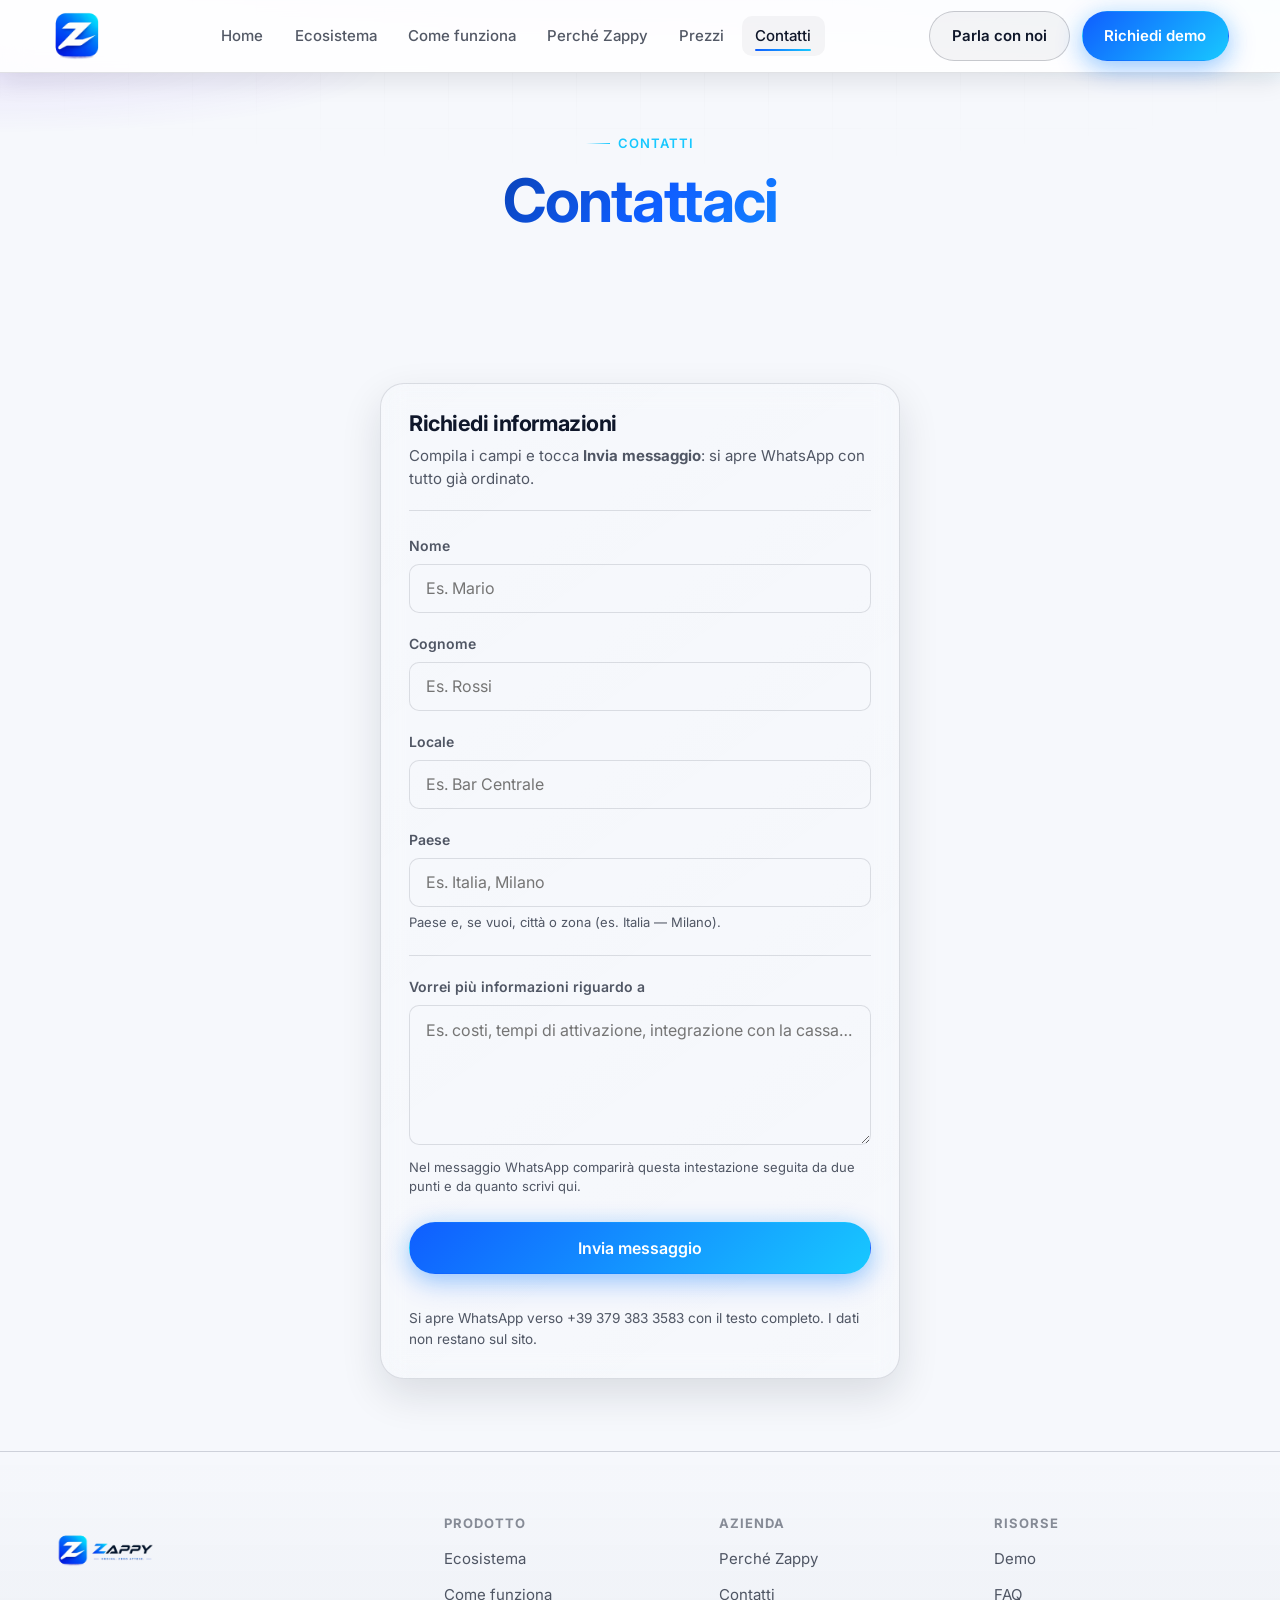
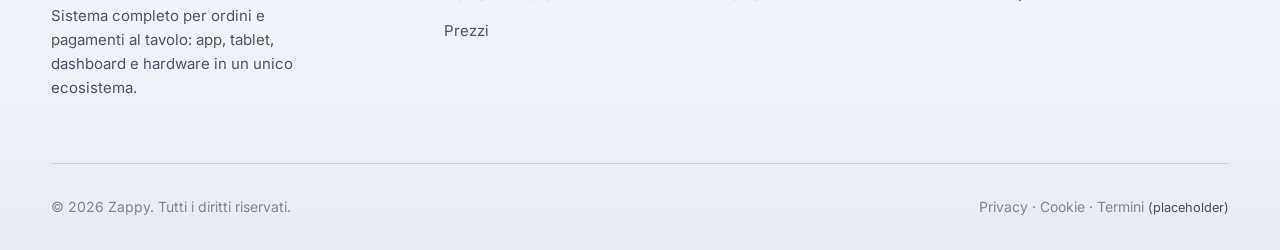
<file: contatti.html>
<!DOCTYPE html>
<html lang="it">
<head>
  <meta charset="UTF-8" />
  <meta name="viewport" content="width=device-width, initial-scale=1, viewport-fit=cover" />
  <meta name="description" content="Contattaci: nome, cognome, locale, paese e richiesta. Invio su WhatsApp +39 379 383 3583 con messaggio già composto." />
  <title>Contattaci — Zappy</title>
  <link rel="preconnect" href="https://fonts.googleapis.com" />
  <link rel="preconnect" href="https://fonts.gstatic.com" crossorigin />
  <link href="https://fonts.googleapis.com/css2?family=Inter:wght@400;500;600;700;800&display=swap" rel="stylesheet" />
  <link rel="stylesheet" href="css/style.css?v=47" />
</head>
<body>
  <a class="skip-link" href="#contenuto">Vai al contenuto</a>

  <header class="site-header">
    <div class="header-inner">
      <a class="logo" href="index.html" aria-label="Zappy Home">
        <img src="assets/brand/logo-zappy-icon.png?v=1" alt="Zappy" width="512" height="512" />
      </a>
      <button class="nav-toggle" type="button" aria-label="Apri menu" aria-expanded="false">
        <span></span>
      </button>
      <nav class="nav" aria-label="Principale">
        <a href="index.html">Home</a>
        <a href="ecosistema.html">Ecosistema</a>
        <a href="come-funziona.html">Come funziona</a>
        <a href="perche-zappy.html">Perché Zappy</a>
        <a href="prezzi.html">Prezzi</a>
        <a href="contatti.html" aria-current="page">Contatti</a>
        <div class="header-cta header-cta--in-nav">
          <a class="btn btn--ghost" href="https://wa.me/393793833583?text=Ciao%2C%20vorrei%20parlare%20con%20voi%20su%20Zappy." target="_blank" rel="noopener noreferrer">Parla con noi</a>
          <a class="btn btn--primary" href="contatti.html">Richiedi demo</a>
        </div>
      </nav>
      <div class="header-cta">
        <a class="btn btn--ghost" href="https://wa.me/393793833583?text=Ciao%2C%20vorrei%20parlare%20con%20voi%20su%20Zappy." target="_blank" rel="noopener noreferrer">Parla con noi</a>
        <a class="btn btn--primary" href="contatti.html">Richiedi demo</a>
      </div>
    </div>
  </header>

  <main id="contenuto">
    <section class="page-hero">
      <div class="bg-glow" aria-hidden="true"></div>
      <div class="mesh" aria-hidden="true"></div>
      <div class="wrap text-center reveal">
        <p class="eyebrow eyebrow--center">Contatti</p>
        <h1 class="text-gradient">Contattaci</h1>
      </div>
    </section>

    <section class="section section--tight section-contact" aria-labelledby="contact-form-title">
      <div class="wrap contact-block text-left">
        <div class="contact-card glass-card card-padding reveal delay-1">
          <header class="contact-card__head">
            <h2 id="contact-form-title" class="contact-card__title">Richiedi informazioni</h2>
            <p class="contact-card__subtitle muted">
              Compila i campi e tocca <strong>Invia messaggio</strong>: si apre WhatsApp con tutto già ordinato.
            </p>
          </header>
          <form
            id="form-contatti"
            class="form form-contact"
            action="#"
            method="post"
            aria-labelledby="contact-form-title"
            aria-describedby="contact-form-footnote"
          >
            <div>
              <label for="contatto-nome">Nome</label>
              <input
                id="contatto-nome"
                name="nome"
                type="text"
                autocomplete="given-name"
                required
                maxlength="60"
                placeholder="Es. Mario"
              />
            </div>
            <div>
              <label for="contatto-cognome">Cognome</label>
              <input
                id="contatto-cognome"
                name="cognome"
                type="text"
                autocomplete="family-name"
                required
                maxlength="80"
                placeholder="Es. Rossi"
              />
            </div>
            <div>
              <label for="contatto-locale">Locale</label>
              <input
                id="contatto-locale"
                name="locale"
                type="text"
                autocomplete="organization"
                required
                maxlength="120"
                placeholder="Es. Bar Centrale"
              />
            </div>
            <div>
              <label for="contatto-paese">Paese</label>
              <input
                id="contatto-paese"
                name="paese"
                type="text"
                autocomplete="country-name"
                required
                maxlength="80"
                placeholder="Es. Italia, Milano"
                aria-describedby="hint-paese"
              />
              <p class="field-hint" id="hint-paese">Paese e, se vuoi, città o zona (es. Italia — Milano).</p>
            </div>
            <div class="form-riguardo">
              <label for="contatto-argomento">Vorrei più informazioni riguardo a</label>
              <textarea
                id="contatto-argomento"
                name="argomento"
                required
                maxlength="700"
                rows="4"
                placeholder="Es. costi, tempi di attivazione, integrazione con la cassa…"
                aria-describedby="hint-argomento"
              ></textarea>
              <p class="field-hint" id="hint-argomento">Nel messaggio WhatsApp comparirà questa intestazione seguita da due punti e da quanto scrivi qui.</p>
            </div>
            <div class="form-actions">
              <button class="btn btn--primary btn--large btn--submit" type="submit">Invia messaggio</button>
            </div>
            <p id="contact-form-footnote" class="muted mb-0 form-footnote">
              Si apre WhatsApp verso <a href="tel:+393793833583">+39 379 383 3583</a> con il testo completo. I dati non restano sul sito.
            </p>
          </form>
        </div>
      </div>
    </section>
  </main>

  <footer class="site-footer">
    <div class="wrap footer-grid">
      <div class="footer-brand">
        <a class="logo" href="index.html" aria-label="Zappy Home">
          <img src="assets/brand/logo-zappy.png?v=2" alt="Zappy" width="1024" height="682" />
        </a>
        <p>Sistema completo per ordini e pagamenti al tavolo: app, tablet, dashboard e hardware in un unico ecosistema.</p>
      </div>
      <div class="footer-col">
        <h4>Prodotto</h4>
        <ul>
          <li><a href="ecosistema.html">Ecosistema</a></li>
          <li><a href="come-funziona.html">Come funziona</a></li>
          <li><a href="prezzi.html">Prezzi</a></li>
        </ul>
      </div>
      <div class="footer-col">
        <h4>Azienda</h4>
        <ul>
          <li><a href="perche-zappy.html">Perché Zappy</a></li>
          <li><a href="contatti.html">Contatti</a></li>
        </ul>
      </div>
      <div class="footer-col">
        <h4>Risorse</h4>
        <ul>
          <li><a href="contatti.html">Demo</a></li>
          <li><a href="index.html#faq">FAQ</a></li>
        </ul>
      </div>
    </div>
    <div class="wrap footer-bottom">
      <span>© <span id="year"></span> Zappy. Tutti i diritti riservati.</span>
      <span>Privacy · Cookie · Termini <span class="muted" style="font-size:0.8rem">(placeholder)</span></span>
    </div>
  </footer>

  <script src="js/main.js?v=4"></script>
</body>
</html>
</file>
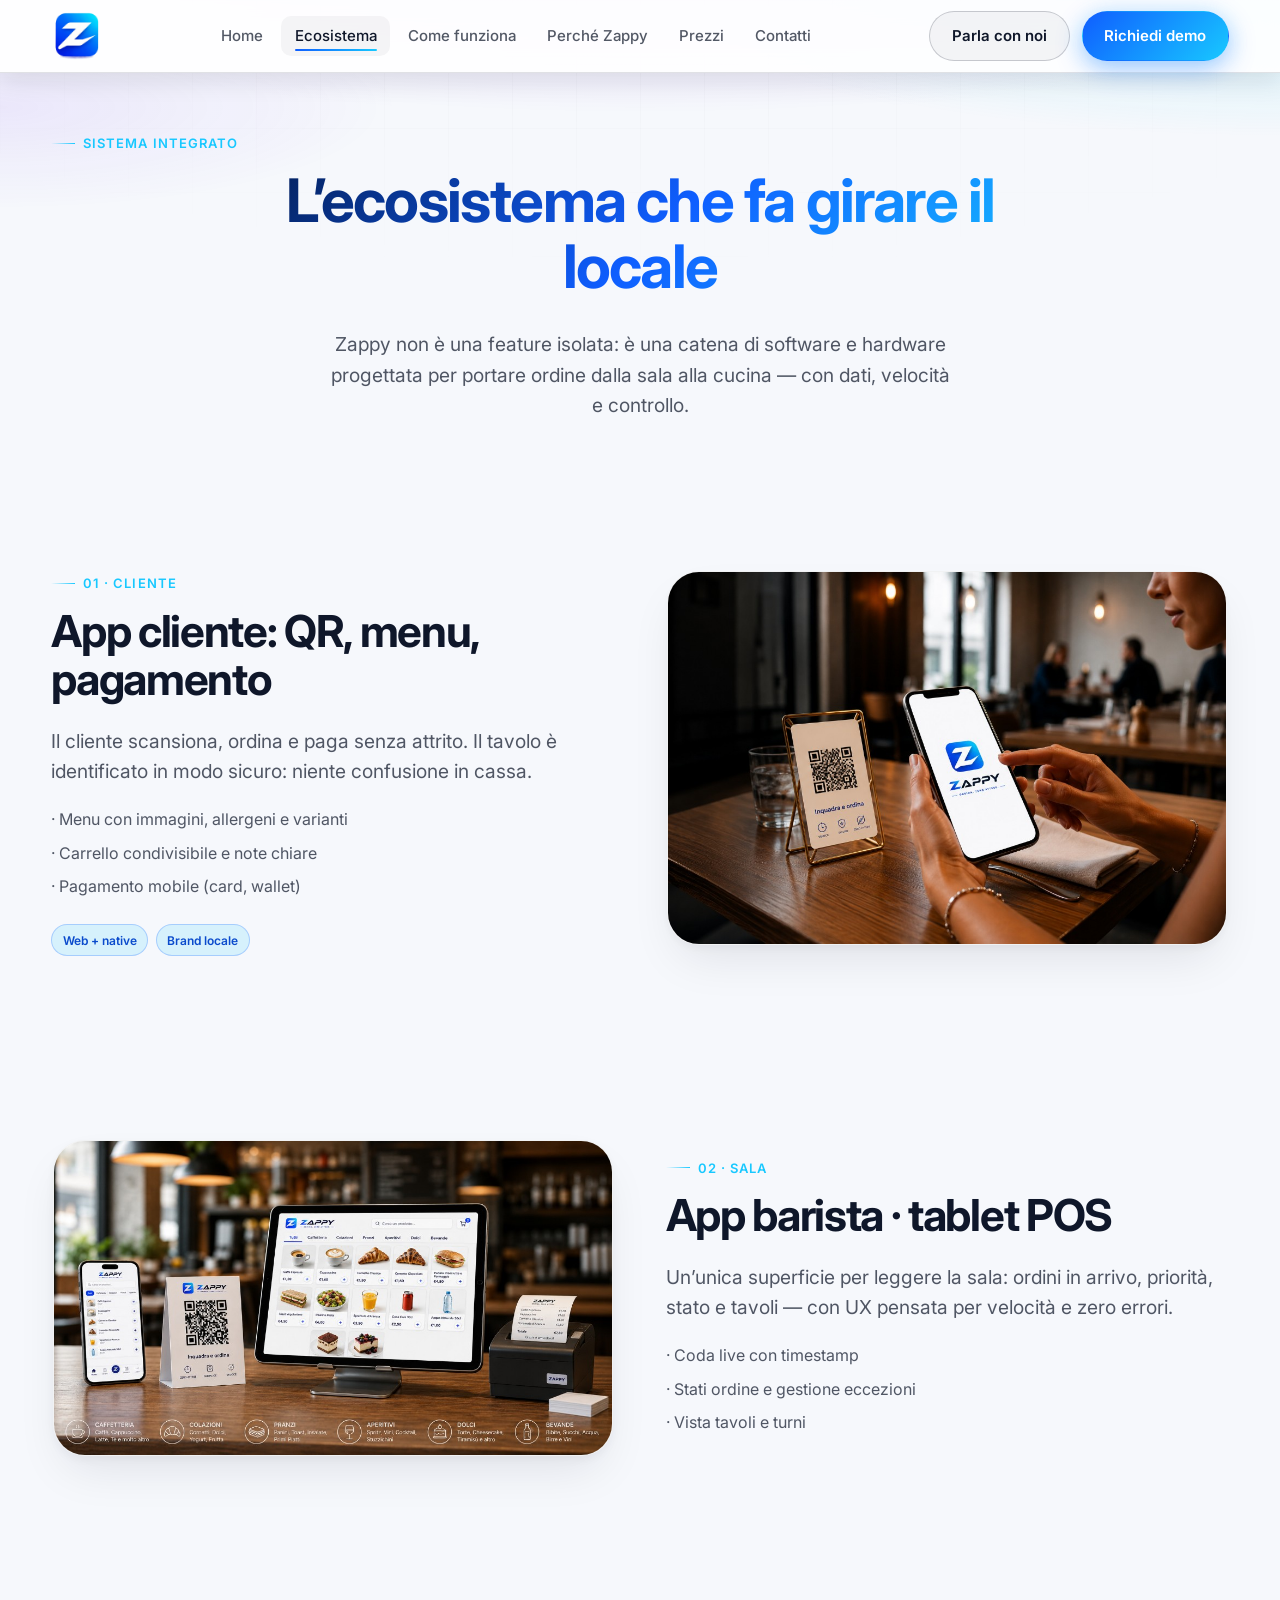
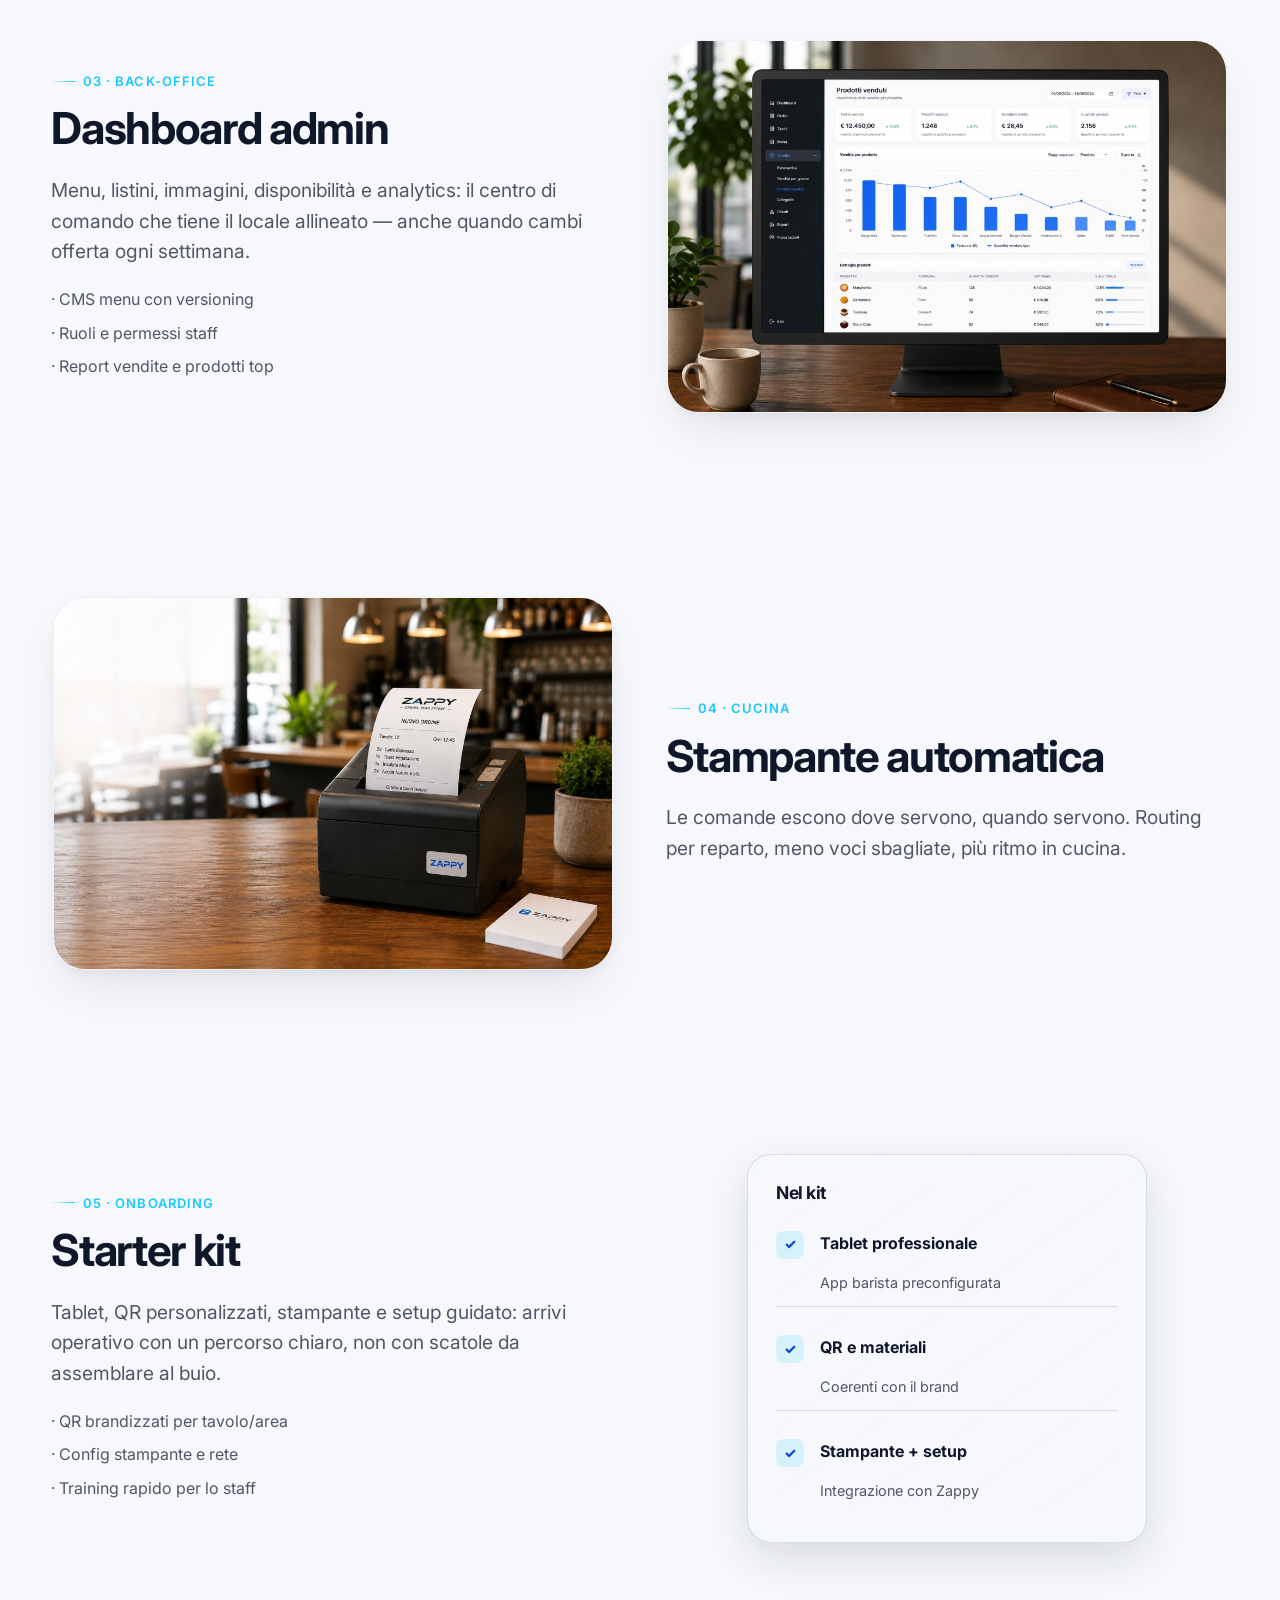
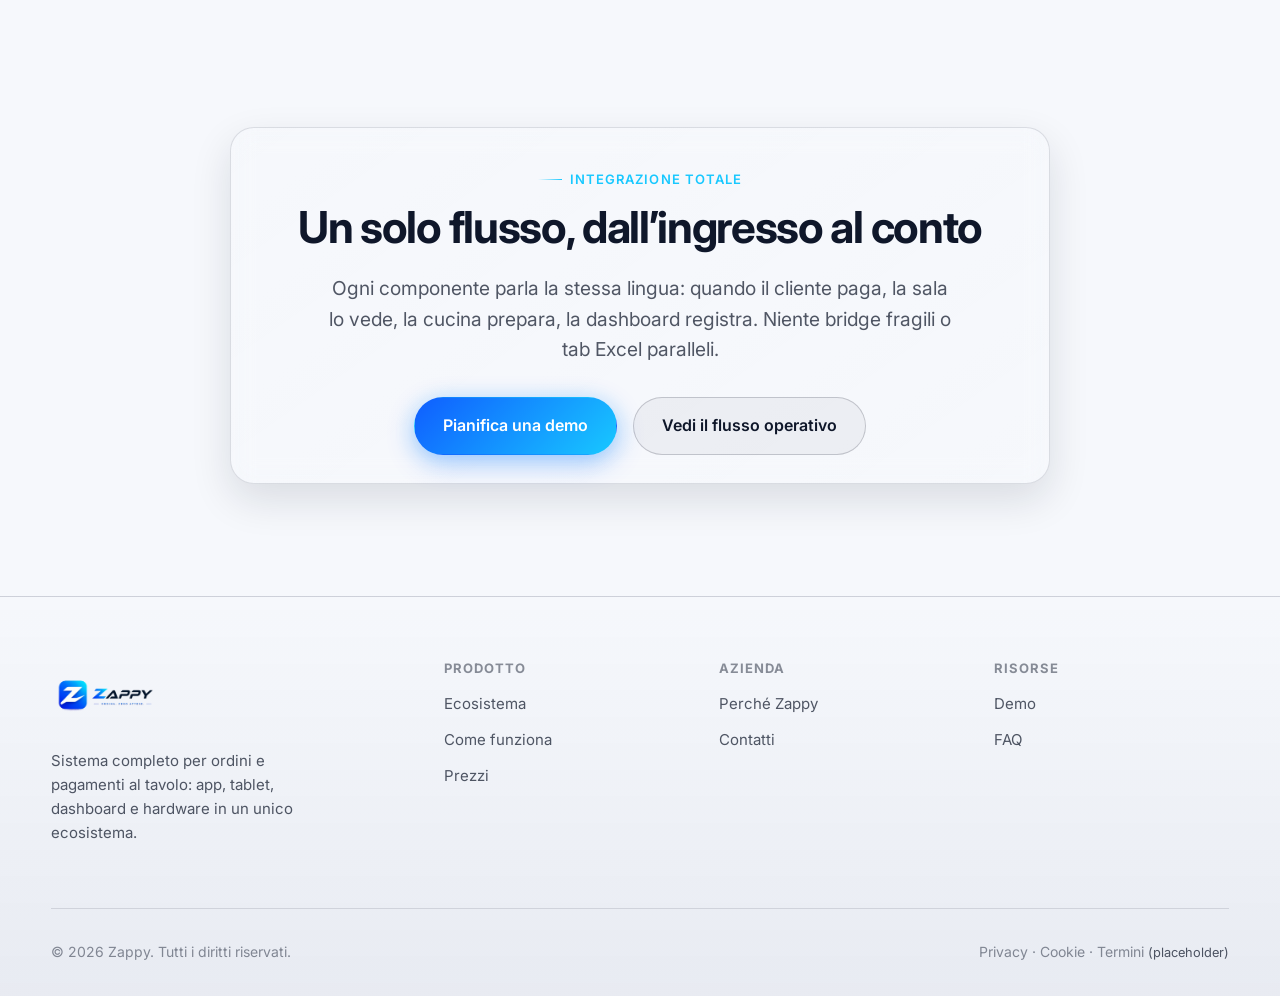
<file: ecosistema.html>
<!DOCTYPE html>
<html lang="it">
<head>
  <meta charset="UTF-8" />
  <meta name="viewport" content="width=device-width, initial-scale=1, viewport-fit=cover" />
  <meta name="description" content="Ecosistema Zappy: app cliente, app barista, dashboard admin, stampante e starter kit — un sistema integrato per il tuo locale." />
  <title>Ecosistema — Zappy</title>
  <link rel="preconnect" href="https://fonts.googleapis.com" />
  <link rel="preconnect" href="https://fonts.gstatic.com" crossorigin />
  <link href="https://fonts.googleapis.com/css2?family=Inter:wght@400;500;600;700;800&display=swap" rel="stylesheet" />
  <link rel="stylesheet" href="css/style.css?v=47" />
</head>
<body>
  <a class="skip-link" href="#contenuto">Vai al contenuto</a>

  <header class="site-header">
    <div class="header-inner">
      <a class="logo" href="index.html" aria-label="Zappy Home">
        <img src="assets/brand/logo-zappy-icon.png?v=1" alt="Zappy" width="512" height="512" />
      </a>
      <button class="nav-toggle" type="button" aria-label="Apri menu" aria-expanded="false">
        <span></span>
      </button>
      <nav class="nav" aria-label="Principale">
        <a href="index.html">Home</a>
        <a href="ecosistema.html" aria-current="page">Ecosistema</a>
        <a href="come-funziona.html">Come funziona</a>
        <a href="perche-zappy.html">Perché Zappy</a>
        <a href="prezzi.html">Prezzi</a>
        <a href="contatti.html">Contatti</a>
        <div class="header-cta header-cta--in-nav">
          <a class="btn btn--ghost" href="https://wa.me/393793833583?text=Ciao%2C%20vorrei%20parlare%20con%20voi%20su%20Zappy." target="_blank" rel="noopener noreferrer">Parla con noi</a>
          <a class="btn btn--primary" href="contatti.html">Richiedi demo</a>
        </div>
      </nav>
      <div class="header-cta">
        <a class="btn btn--ghost" href="https://wa.me/393793833583?text=Ciao%2C%20vorrei%20parlare%20con%20voi%20su%20Zappy." target="_blank" rel="noopener noreferrer">Parla con noi</a>
        <a class="btn btn--primary" href="contatti.html">Richiedi demo</a>
      </div>
    </div>
  </header>

  <main id="contenuto">
    <section class="page-hero">
      <div class="bg-glow" aria-hidden="true"></div>
      <div class="mesh" aria-hidden="true"></div>
      <div class="wrap reveal">
        <p class="eyebrow">Sistema integrato</p>
        <h1 class="text-gradient">L’ecosistema che fa girare il locale</h1>
        <p class="lead">Zappy non è una feature isolata: è una catena di software e hardware progettata per portare ordine dalla sala alla cucina — con dati, velocità e controllo.</p>
      </div>
    </section>

    <section class="section section--tight">
      <div class="wrap split reveal">
        <div>
          <p class="eyebrow">01 · Cliente</p>
          <h2>App cliente: QR, menu, pagamento</h2>
          <p class="lead">Il cliente scansiona, ordina e paga senza attrito. Il tavolo è identificato in modo sicuro: niente confusione in cassa.</p>
          <ul class="stack-sm muted" style="list-style:none;padding:0;margin-top:1.25rem">
            <li>· Menu con immagini, allergeni e varianti</li>
            <li>· Carrello condivisibile e note chiare</li>
            <li>· Pagamento mobile (card, wallet)</li>
          </ul>
          <div class="tag-row" style="margin-top:1.5rem">
            <span class="tag">Web + native</span>
            <span class="tag">Brand locale</span>
          </div>
        </div>
        <div class="split-visual">
          <figure class="photo-figure split-photo">
            <img src="images/qr-menu-smartphone.png?v=4" alt="Zappy: QR al tavolo e app cliente con logo originale su smartphone" width="1024" height="682" loading="lazy" decoding="async" />
          </figure>
        </div>
      </div>
    </section>

    <section class="section" style="background:rgba(255,255,255,0.02)">
      <div class="wrap split split--reverse reveal">
        <div>
          <p class="eyebrow">02 · Sala</p>
          <h2>App barista · tablet POS</h2>
          <p class="lead">Un’unica superficie per leggere la sala: ordini in arrivo, priorità, stato e tavoli — con UX pensata per velocità e zero errori.</p>
          <ul class="stack-sm muted" style="list-style:none;padding:0;margin-top:1.25rem">
            <li>· Coda live con timestamp</li>
            <li>· Stati ordine e gestione eccezioni</li>
            <li>· Vista tavoli e turni</li>
          </ul>
        </div>
        <div class="split-visual">
          <figure class="photo-figure split-photo split-photo--ops">
            <img src="images/banco-menu-coda-stampante.png?v=2" alt="Tablet e smartphone Zappy con menu digitale, QR da tavolo e stampante sul banco" width="900" height="506" loading="lazy" decoding="async" />
          </figure>
        </div>
      </div>
    </section>

    <section class="section section--tight">
      <div class="wrap split reveal">
        <div>
          <p class="eyebrow">03 · Back-office</p>
          <h2>Dashboard admin</h2>
          <p class="lead">Menu, listini, immagini, disponibilità e analytics: il centro di comando che tiene il locale allineato — anche quando cambi offerta ogni settimana.</p>
          <ul class="stack-sm muted" style="list-style:none;padding:0;margin-top:1.25rem">
            <li>· CMS menu con versioning</li>
            <li>· Ruoli e permessi staff</li>
            <li>· Report vendite e prodotti top</li>
          </ul>
        </div>
        <div class="split-visual">
          <figure class="photo-figure split-photo">
            <img src="images/analytics-titolare.png?v=4" alt="Zappy dashboard admin con report vendite, prodotti e statistiche su schermo desktop" width="1024" height="681" loading="lazy" decoding="async" />
          </figure>
        </div>
      </div>
    </section>

    <section class="section" style="background:rgba(255,255,255,0.02)">
      <div class="wrap split split--reverse reveal">
        <div>
          <p class="eyebrow">04 · Cucina</p>
          <h2>Stampante automatica</h2>
          <p class="lead">Le comande escono dove servono, quando servono. Routing per reparto, meno voci sbagliate, più ritmo in cucina.</p>
        </div>
        <div class="split-visual">
          <figure class="photo-figure split-photo">
            <img src="images/stampante-comande-promo.png?v=2" alt="Stampante comande Zappy con scontrino ordine in tempo reale su banco bar" width="1024" height="681" loading="lazy" decoding="async" />
          </figure>
        </div>
      </div>
    </section>

    <section class="section section--tight">
      <div class="wrap split reveal">
        <div>
          <p class="eyebrow">05 · Onboarding</p>
          <h2>Starter kit</h2>
          <p class="lead">Tablet, QR personalizzati, stampante e setup guidato: arrivi operativo con un percorso chiaro, non con scatole da assemblare al buio.</p>
          <ul class="stack-sm muted" style="list-style:none;padding:0;margin-top:1.25rem">
            <li>· QR brandizzati per tavolo/area</li>
            <li>· Config stampante e rete</li>
            <li>· Training rapido per lo staff</li>
          </ul>
        </div>
        <div class="split-visual">
          <div class="glass-card card-padding" style="max-width:400px;margin-inline:auto">
            <h3 class="mb-2" style="font-size:1.1rem">Nel kit</h3>
            <div class="include-grid" style="grid-template-columns:1fr">
              <div class="include-item" style="padding:0.75rem 0;border-bottom:1px solid var(--border)">
                <span class="include-check">✓</span>
                <div><strong>Tablet professionale</strong><p class="muted mb-0" style="font-size:0.9rem">App barista preconfigurata</p></div>
              </div>
              <div class="include-item" style="padding:0.75rem 0;border-bottom:1px solid var(--border)">
                <span class="include-check">✓</span>
                <div><strong>QR e materiali</strong><p class="muted mb-0" style="font-size:0.9rem">Coerenti con il brand</p></div>
              </div>
              <div class="include-item" style="padding:0.75rem 0">
                <span class="include-check">✓</span>
                <div><strong>Stampante + setup</strong><p class="muted mb-0" style="font-size:0.9rem">Integrazione con Zappy</p></div>
              </div>
            </div>
          </div>
        </div>
      </div>
    </section>

    <section class="section">
      <div class="wrap">
        <div class="glass-card card-padding reveal" style="text-align:center;max-width:820px;margin-inline:auto">
          <p class="eyebrow" style="justify-content:center">Integrazione totale</p>
          <h2>Un solo flusso, dall’ingresso al conto</h2>
          <p class="lead mx-auto">Ogni componente parla la stessa lingua: quando il cliente paga, la sala lo vede, la cucina prepara, la dashboard registra. Niente bridge fragili o tab Excel paralleli.</p>
          <div class="hero-cta" style="justify-content:center;margin-top:2rem">
            <a class="btn btn--primary btn--large" href="contatti.html">Pianifica una demo</a>
            <a class="btn btn--ghost btn--large" href="come-funziona.html">Vedi il flusso operativo</a>
          </div>
        </div>
      </div>
    </section>
  </main>

  <footer class="site-footer">
    <div class="wrap footer-grid">
      <div class="footer-brand">
        <a class="logo" href="index.html" aria-label="Zappy Home">
          <img src="assets/brand/logo-zappy.png?v=2" alt="Zappy" width="1024" height="682" />
        </a>
        <p>Sistema completo per ordini e pagamenti al tavolo: app, tablet, dashboard e hardware in un unico ecosistema.</p>
      </div>
      <div class="footer-col">
        <h4>Prodotto</h4>
        <ul>
          <li><a href="ecosistema.html">Ecosistema</a></li>
          <li><a href="come-funziona.html">Come funziona</a></li>
          <li><a href="prezzi.html">Prezzi</a></li>
        </ul>
      </div>
      <div class="footer-col">
        <h4>Azienda</h4>
        <ul>
          <li><a href="perche-zappy.html">Perché Zappy</a></li>
          <li><a href="contatti.html">Contatti</a></li>
        </ul>
      </div>
      <div class="footer-col">
        <h4>Risorse</h4>
        <ul>
          <li><a href="contatti.html">Demo</a></li>
          <li><a href="index.html#faq">FAQ</a></li>
        </ul>
      </div>
    </div>
    <div class="wrap footer-bottom">
      <span>© <span id="year"></span> Zappy. Tutti i diritti riservati.</span>
      <span>Privacy · Cookie · Termini <span class="muted" style="font-size:0.8rem">(placeholder)</span></span>
    </div>
  </footer>

  <script src="js/main.js?v=4"></script>
</body>
</html>
</file>
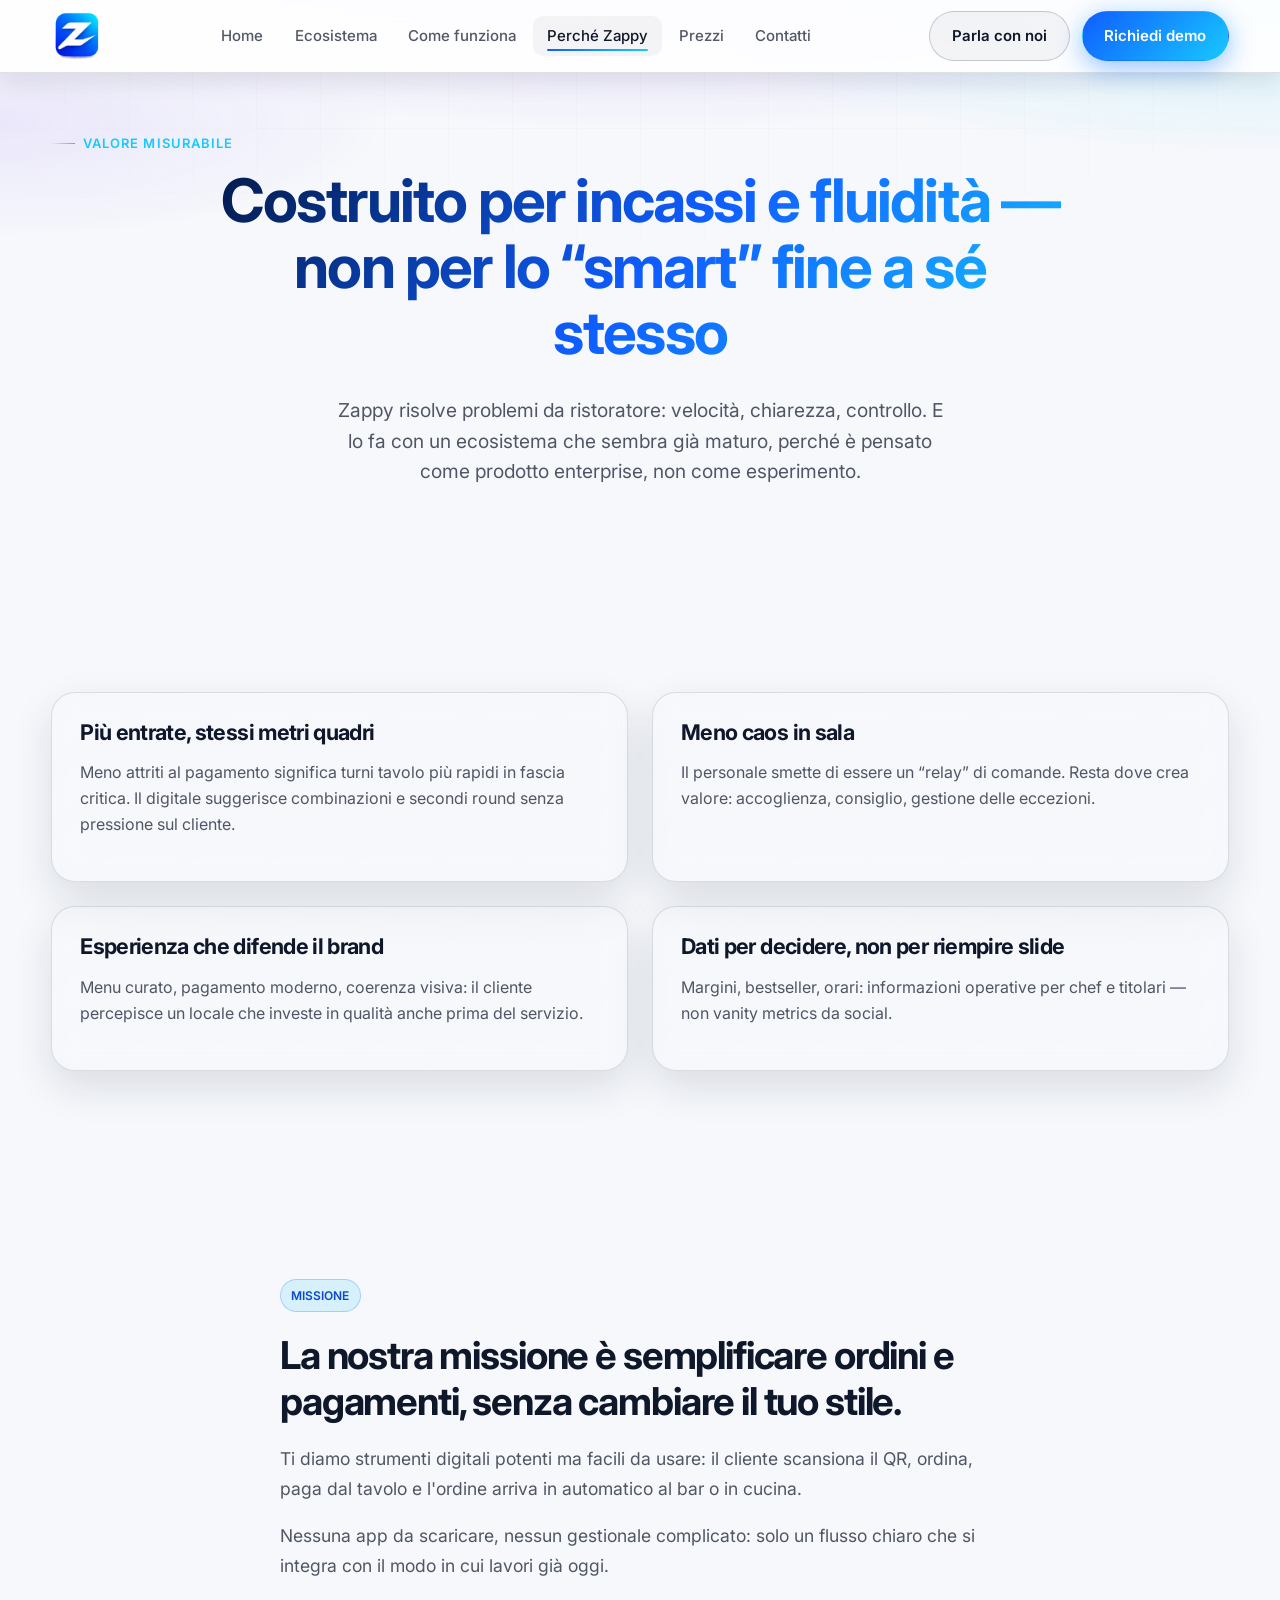
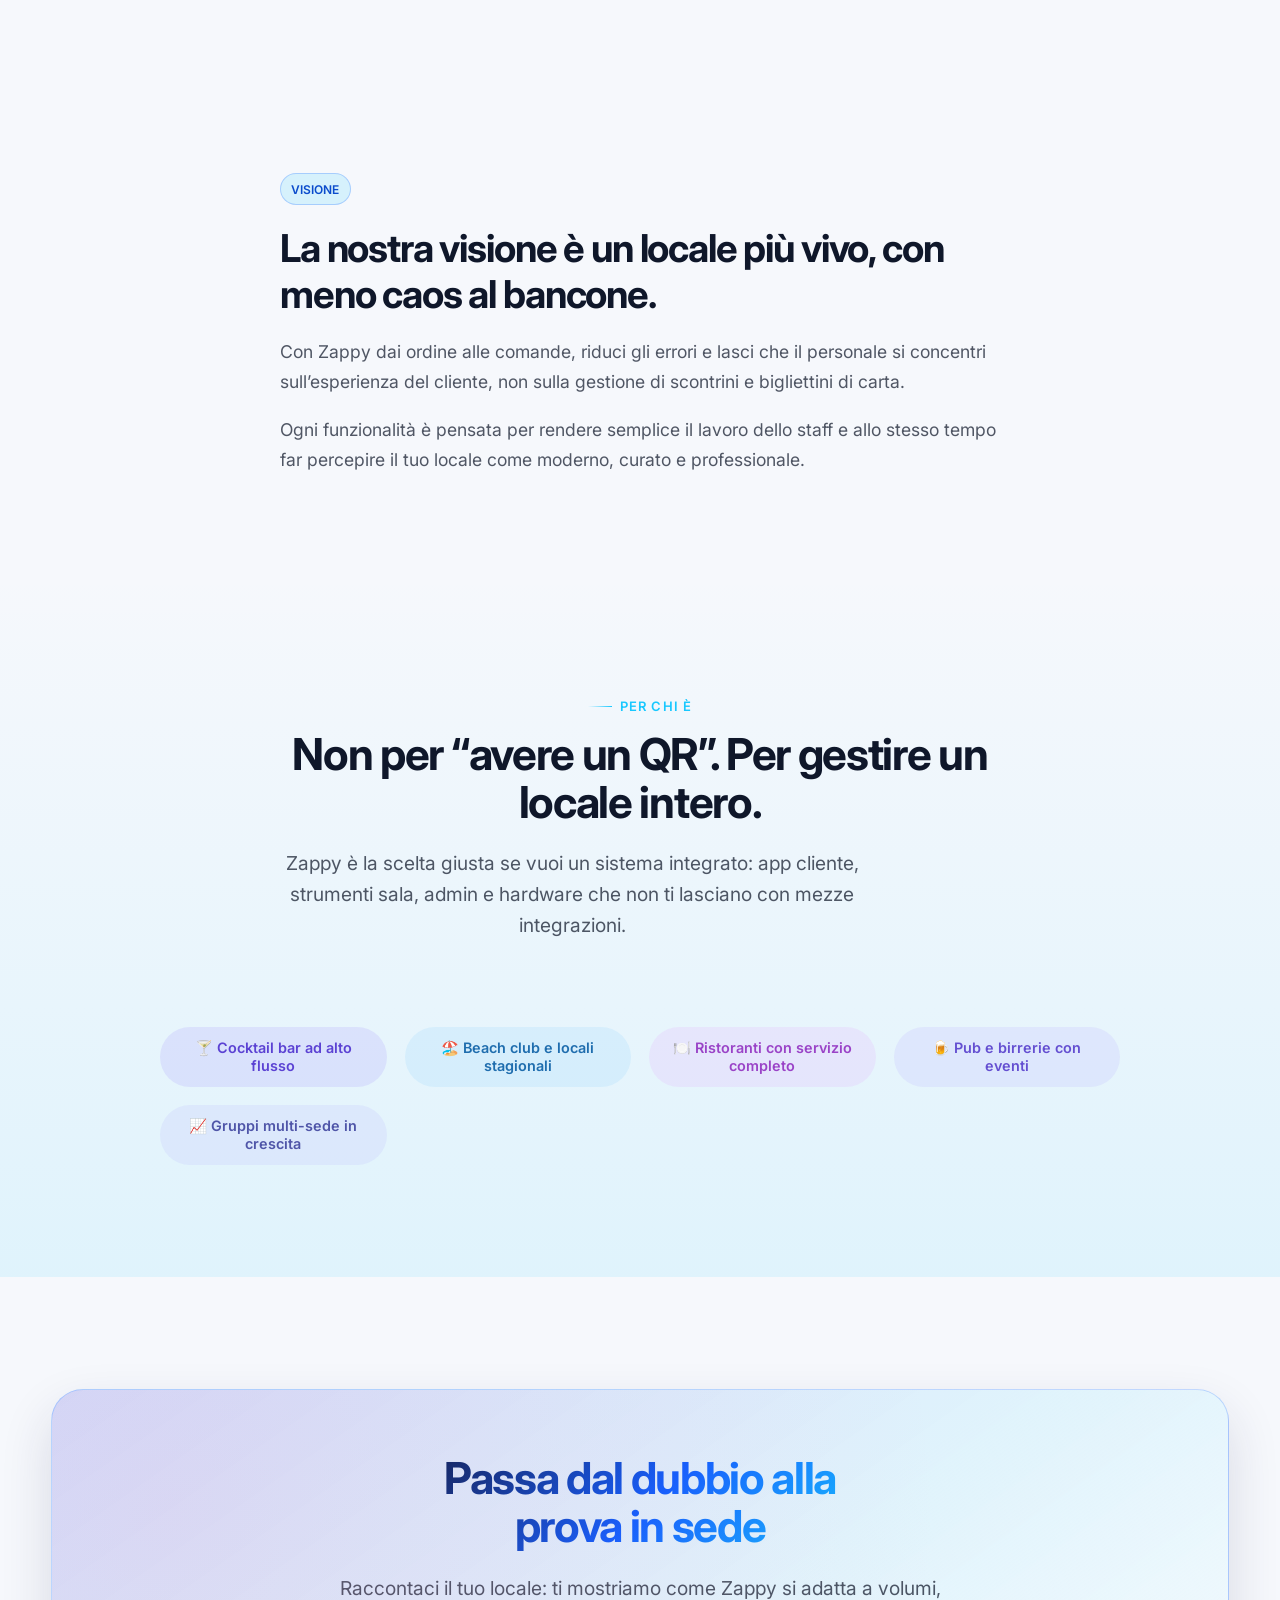
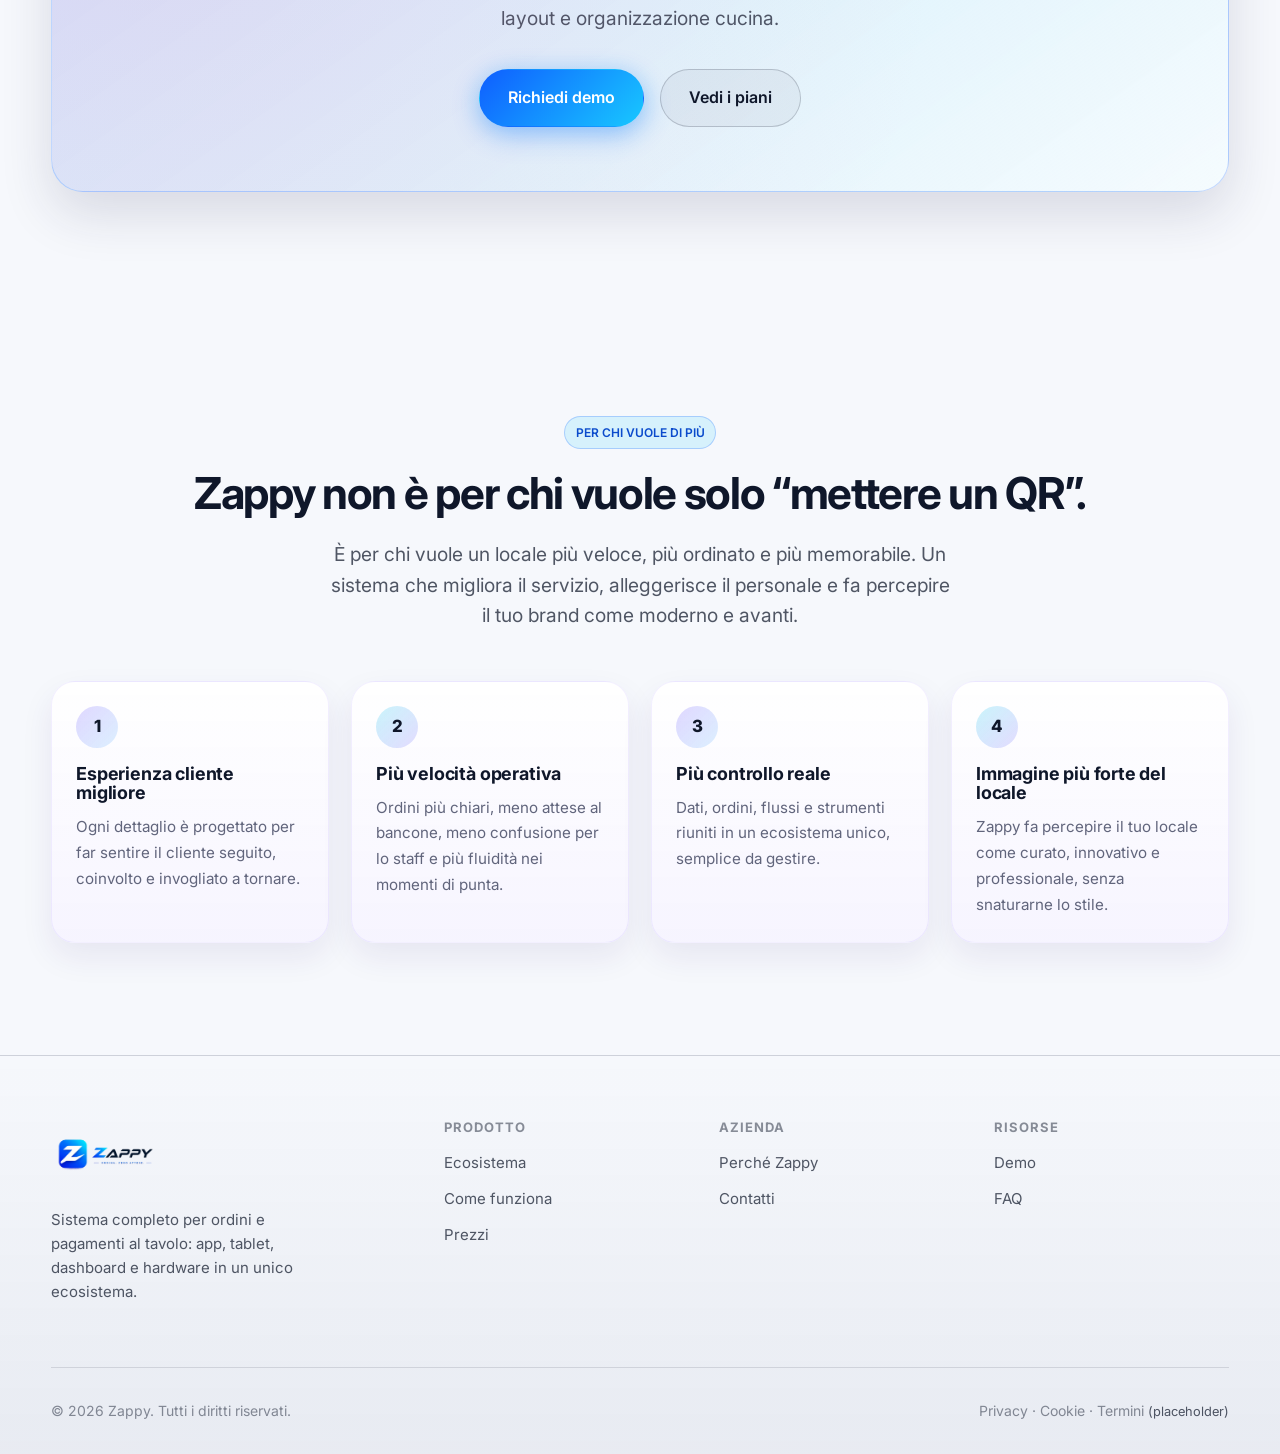
<file: perche-zappy.html>
<!DOCTYPE html>
<html lang="it">
<head>
  <meta charset="UTF-8" />
  <meta name="viewport" content="width=device-width, initial-scale=1, viewport-fit=cover" />
  <meta name="description" content="Perché scegliere Zappy: benefici su incassi, operatività ed esperienza cliente per bar e ristoranti." />
  <title>Perché Zappy</title>
  <link rel="preconnect" href="https://fonts.googleapis.com" />
  <link rel="preconnect" href="https://fonts.gstatic.com" crossorigin />
  <link href="https://fonts.googleapis.com/css2?family=Inter:wght@400;500;600;700;800&display=swap" rel="stylesheet" />
  <link rel="stylesheet" href="css/style.css?v=47" />
</head>
<body>
  <a class="skip-link" href="#contenuto">Vai al contenuto</a>

  <header class="site-header">
    <div class="header-inner">
      <a class="logo" href="index.html" aria-label="Zappy Home">
        <img src="assets/brand/logo-zappy-icon.png?v=1" alt="Zappy" width="512" height="512" />
      </a>
      <button class="nav-toggle" type="button" aria-label="Apri menu" aria-expanded="false">
        <span></span>
      </button>
      <nav class="nav" aria-label="Principale">
        <a href="index.html">Home</a>
        <a href="ecosistema.html">Ecosistema</a>
        <a href="come-funziona.html">Come funziona</a>
        <a href="perche-zappy.html" aria-current="page">Perché Zappy</a>
        <a href="prezzi.html">Prezzi</a>
        <a href="contatti.html">Contatti</a>
        <div class="header-cta header-cta--in-nav">
          <a class="btn btn--ghost" href="https://wa.me/393793833583?text=Ciao%2C%20vorrei%20parlare%20con%20voi%20su%20Zappy." target="_blank" rel="noopener noreferrer">Parla con noi</a>
          <a class="btn btn--primary" href="contatti.html">Richiedi demo</a>
        </div>
      </nav>
      <div class="header-cta">
        <a class="btn btn--ghost" href="https://wa.me/393793833583?text=Ciao%2C%20vorrei%20parlare%20con%20voi%20su%20Zappy." target="_blank" rel="noopener noreferrer">Parla con noi</a>
        <a class="btn btn--primary" href="contatti.html">Richiedi demo</a>
      </div>
    </div>
  </header>

  <main id="contenuto">
    <section class="page-hero">
      <div class="bg-glow" aria-hidden="true"></div>
      <div class="mesh" aria-hidden="true"></div>
      <div class="wrap reveal">
        <p class="eyebrow">Valore misurabile</p>
        <h1 class="text-gradient">Costruito per incassi e fluidità — non per lo “smart” fine a sé stesso</h1>
        <p class="lead">Zappy risolve problemi da ristoratore: velocità, chiarezza, controllo. E lo fa con un ecosistema che sembra già maturo, perché è pensato come prodotto enterprise, non come esperimento.</p>
      </div>
    </section>

    <section class="section">
      <div class="wrap">
        <div class="eco-grid">
          <article class="glass-card card-padding reveal">
            <h2 class="mb-2" style="font-size:1.35rem">Più entrate, stessi metri quadri</h2>
            <p class="muted">Meno attriti al pagamento significa turni tavolo più rapidi in fascia critica. Il digitale suggerisce combinazioni e secondi round senza pressione sul cliente.</p>
          </article>
          <article class="glass-card card-padding reveal delay-1">
            <h2 class="mb-2" style="font-size:1.35rem">Meno caos in sala</h2>
            <p class="muted">Il personale smette di essere un “relay” di comande. Resta dove crea valore: accoglienza, consiglio, gestione delle eccezioni.</p>
          </article>
          <article class="glass-card card-padding reveal delay-2">
            <h2 class="mb-2" style="font-size:1.35rem">Esperienza che difende il brand</h2>
            <p class="muted">Menu curato, pagamento moderno, coerenza visiva: il cliente percepisce un locale che investe in qualità anche prima del servizio.</p>
          </article>
          <article class="glass-card card-padding reveal delay-3">
            <h2 class="mb-2" style="font-size:1.35rem">Dati per decidere, non per riempire slide</h2>
            <p class="muted">Margini, bestseller, orari: informazioni operative per chef e titolari — non vanity metrics da social.</p>
          </article>
        </div>
      </div>
    </section>

    <section class="editorial-section">
      <div class="wrap editorial-left reveal">
        <span class="tag editorial-tag">MISSIONE</span>
        <h2>La nostra missione è semplificare ordini e pagamenti, senza cambiare il tuo stile.</h2>
        <p>Ti diamo strumenti digitali potenti ma facili da usare: il cliente scansiona il QR, ordina, paga dal tavolo e l'ordine arriva in automatico al bar o in cucina.</p>
        <p>Nessuna app da scaricare, nessun gestionale complicato: solo un flusso chiaro che si integra con il modo in cui lavori già oggi.</p>
      </div>
    </section>

    <section class="editorial-section">
      <div class="wrap editorial-left reveal">
        <span class="tag editorial-tag">VISIONE</span>
        <h2>La nostra visione è un locale più vivo, con meno caos al bancone.</h2>
        <p>Con Zappy dai ordine alle comande, riduci gli errori e lasci che il personale si concentri sull’esperienza del cliente, non sulla gestione di scontrini e bigliettini di carta.</p>
        <p>Ogni funzionalità è pensata per rendere semplice il lavoro dello staff e allo stesso tempo far percepire il tuo locale come moderno, curato e professionale.</p>
      </div>
    </section>

    <section class="section section--tone-cyan">
      <div class="wrap split split--audience reveal">
        <div class="split-audience-intro">
          <p class="eyebrow">Per chi è</p>
          <h2>Non per “avere un QR”. Per gestire un locale intero.</h2>
          <p class="lead">Zappy è la scelta giusta se vuoi un sistema integrato: app cliente, strumenti sala, admin e hardware che non ti lasciano con mezze integrazioni.</p>
        </div>
        <div class="audience-list mt-2 split-audience-pills">
          <span class="audience-pill audience-pill--violet">🍸 Cocktail bar ad alto flusso</span>
          <span class="audience-pill audience-pill--blue">🏖️ Beach club e locali stagionali</span>
          <span class="audience-pill audience-pill--pink">🍽️ Ristoranti con servizio completo</span>
          <span class="audience-pill audience-pill--lavender">🍺 Pub e birrerie con eventi</span>
          <span class="audience-pill audience-pill--soft">📈 Gruppi multi-sede in crescita</span>
        </div>
      </div>
    </section>

    <section class="section">
      <div class="wrap">
        <div class="cta-band reveal">
          <h2 class="text-gradient">Passa dal dubbio alla prova in sede</h2>
          <p class="lead mx-auto">Raccontaci il tuo locale: ti mostriamo come Zappy si adatta a volumi, layout e organizzazione cucina.</p>
          <div class="hero-cta" style="justify-content:center;margin-top:2.2rem">
            <a class="btn btn--primary btn--large" href="contatti.html">Richiedi demo</a>
            <a class="btn btn--ghost btn--large" href="prezzi.html">Vedi i piani</a>
          </div>
        </div>
      </div>
    </section>

    <section class="section section--focus">
      <div class="wrap">
        <div class="section-head section-head--center reveal">
          <span class="tag editorial-tag">PER CHI VUOLE DI PIÙ</span>
          <h2>Zappy non è per chi vuole solo “mettere un QR”.</h2>
          <p class="lead">
            È per chi vuole un locale più veloce, più ordinato e più memorabile. Un sistema che migliora il servizio, alleggerisce il personale e fa percepire il tuo brand come moderno e avanti.
          </p>
        </div>

        <div class="focus-grid">
          <article class="focus-card reveal">
            <div class="focus-accent" aria-hidden="true">1</div>
            <h3>Esperienza cliente migliore</h3>
            <p>Ogni dettaglio è progettato per far sentire il cliente seguito, coinvolto e invogliato a tornare.</p>
          </article>

          <article class="focus-card reveal delay-1">
            <div class="focus-accent" aria-hidden="true">2</div>
            <h3>Più velocità operativa</h3>
            <p>Ordini più chiari, meno attese al bancone, meno confusione per lo staff e più fluidità nei momenti di punta.</p>
          </article>

          <article class="focus-card reveal delay-2">
            <div class="focus-accent" aria-hidden="true">3</div>
            <h3>Più controllo reale</h3>
            <p>Dati, ordini, flussi e strumenti riuniti in un ecosistema unico, semplice da gestire.</p>
          </article>

          <article class="focus-card reveal delay-3">
            <div class="focus-accent" aria-hidden="true">4</div>
            <h3>Immagine più forte del locale</h3>
            <p>Zappy fa percepire il tuo locale come curato, innovativo e professionale, senza snaturarne lo stile.</p>
          </article>
        </div>
      </div>
    </section>
  </main>

  <footer class="site-footer">
    <div class="wrap footer-grid">
      <div class="footer-brand">
        <a class="logo" href="index.html" aria-label="Zappy Home">
          <img src="assets/brand/logo-zappy.png?v=2" alt="Zappy" width="1024" height="682" />
        </a>
        <p>Sistema completo per ordini e pagamenti al tavolo: app, tablet, dashboard e hardware in un unico ecosistema.</p>
      </div>
      <div class="footer-col">
        <h4>Prodotto</h4>
        <ul>
          <li><a href="ecosistema.html">Ecosistema</a></li>
          <li><a href="come-funziona.html">Come funziona</a></li>
          <li><a href="prezzi.html">Prezzi</a></li>
        </ul>
      </div>
      <div class="footer-col">
        <h4>Azienda</h4>
        <ul>
          <li><a href="perche-zappy.html">Perché Zappy</a></li>
          <li><a href="contatti.html">Contatti</a></li>
        </ul>
      </div>
      <div class="footer-col">
        <h4>Risorse</h4>
        <ul>
          <li><a href="contatti.html">Demo</a></li>
          <li><a href="index.html#faq">FAQ</a></li>
        </ul>
      </div>
    </div>
    <div class="wrap footer-bottom">
      <span>© <span id="year"></span> Zappy. Tutti i diritti riservati.</span>
      <span>Privacy · Cookie · Termini <span class="muted" style="font-size:0.8rem">(placeholder)</span></span>
    </div>
  </footer>

  <script src="js/main.js?v=4"></script>
</body>
</html>
</file>
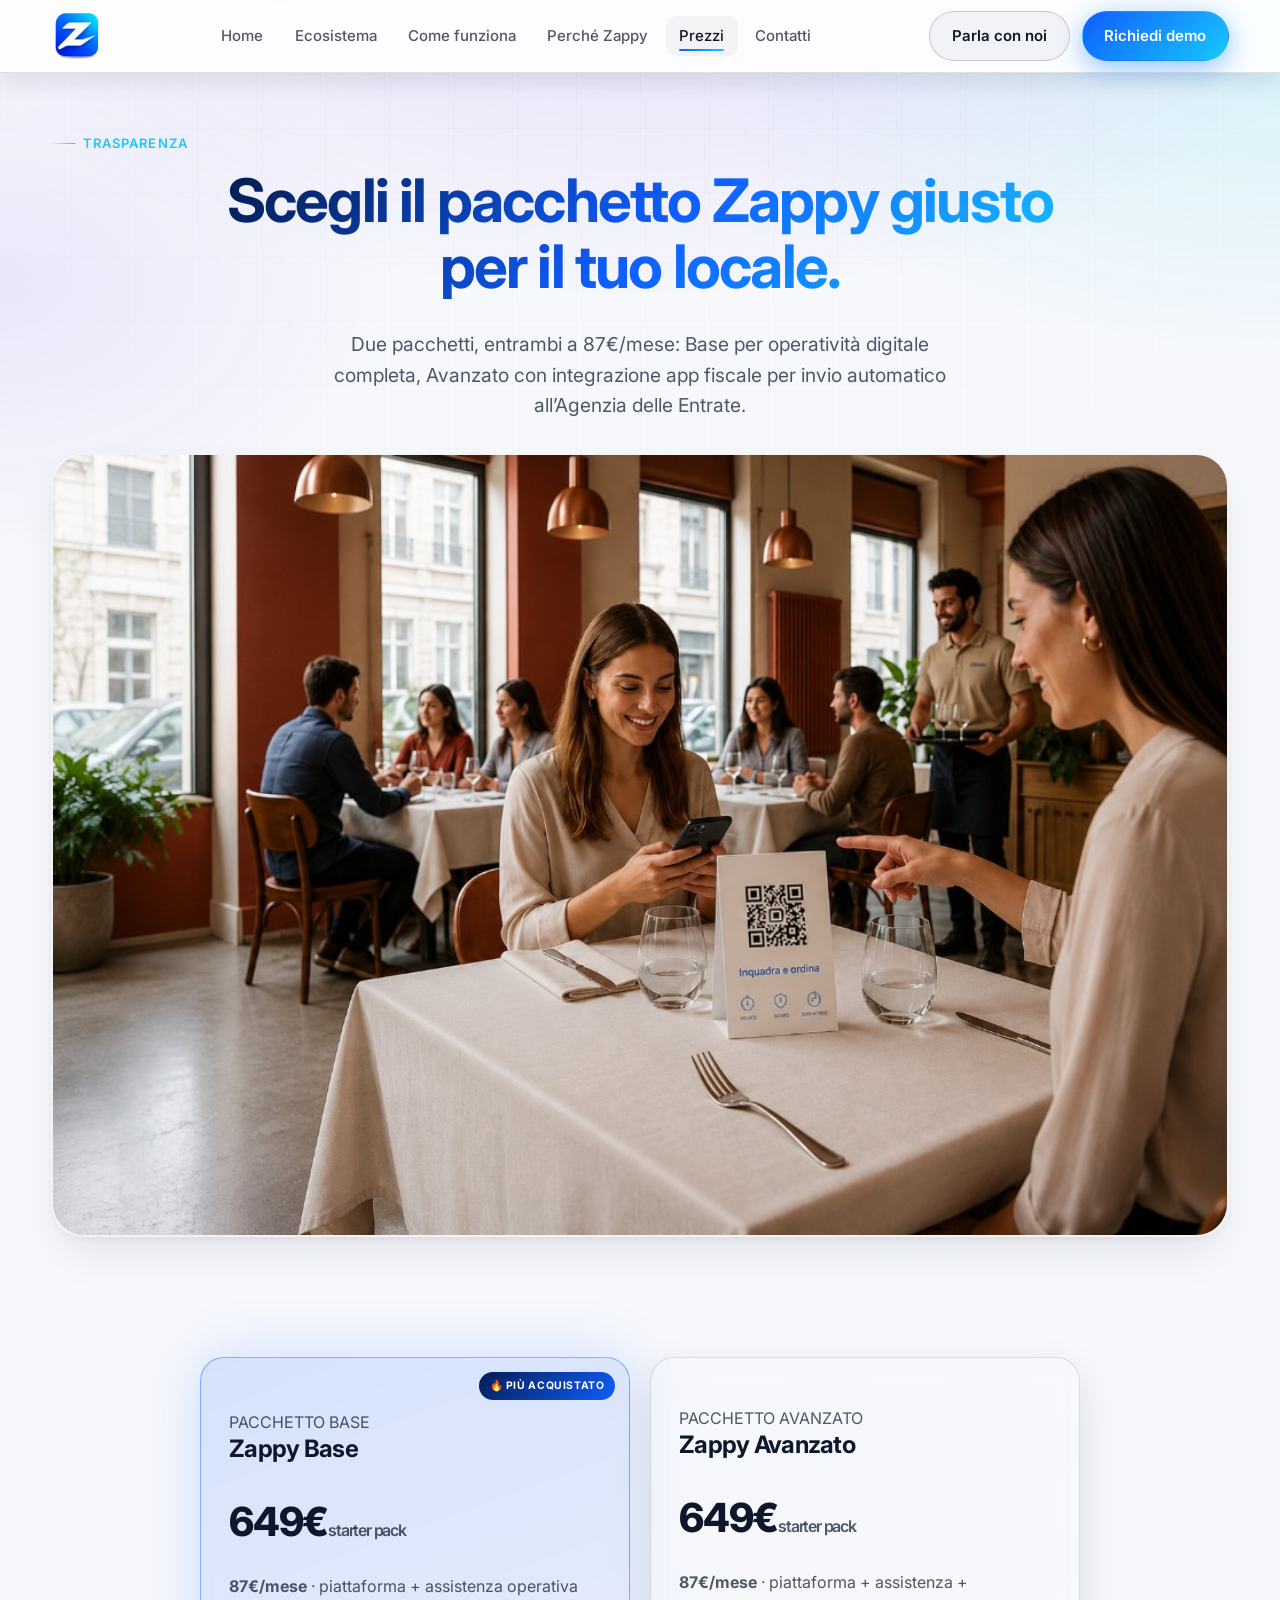
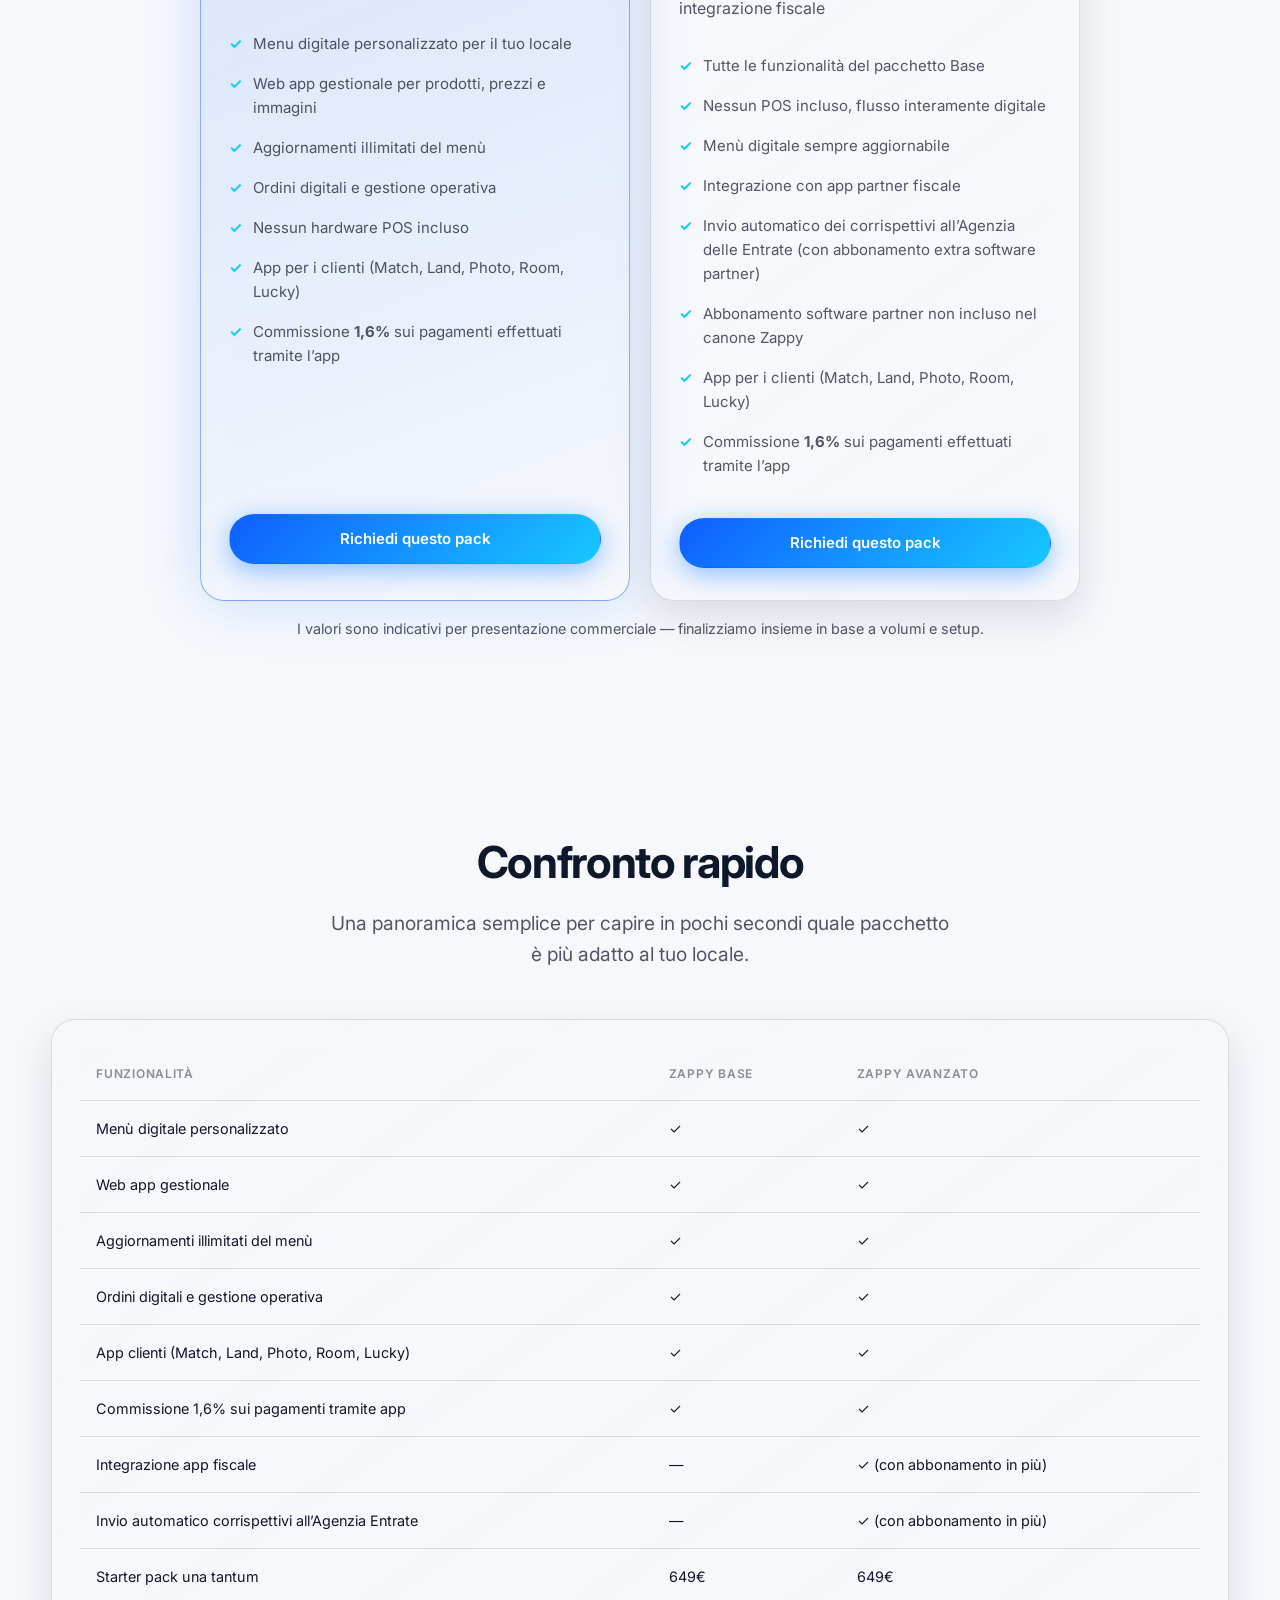
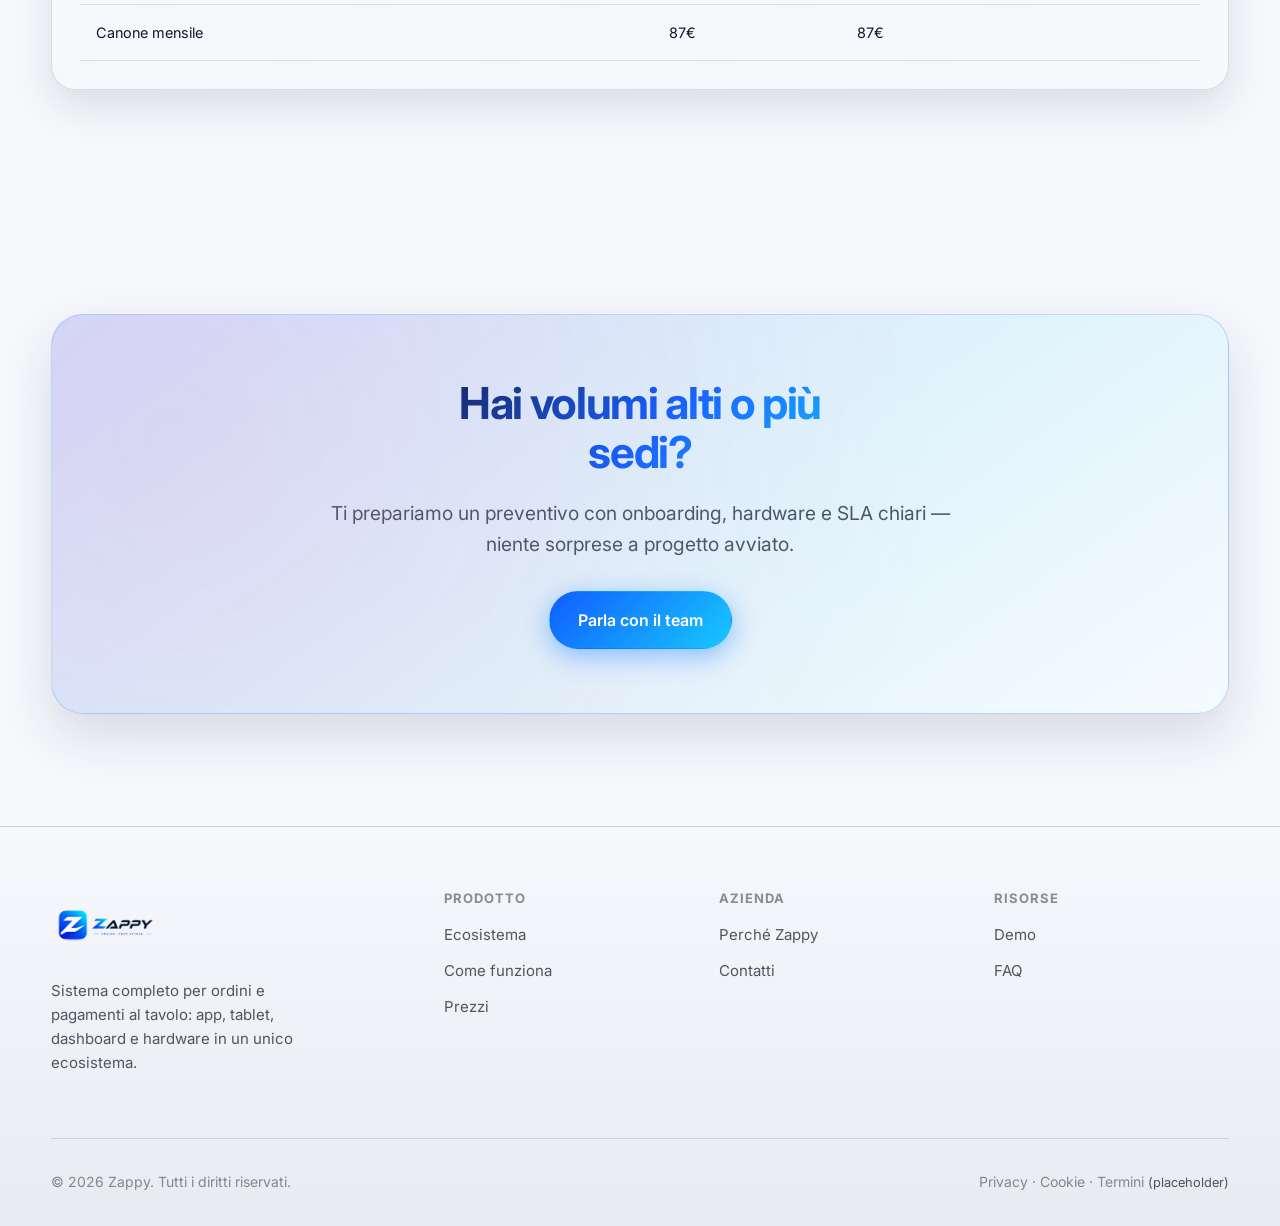
<file: prezzi.html>
<!DOCTYPE html>
<html lang="it">
<head>
  <meta charset="UTF-8" />
  <meta name="viewport" content="width=device-width, initial-scale=1, viewport-fit=cover" />
  <meta name="description" content="Prezzi Zappy: piani Starter, Pro ed Enterprise. Confronto funzionalità e dettagli per il tuo locale." />
  <title>Prezzi — Zappy</title>
  <link rel="preconnect" href="https://fonts.googleapis.com" />
  <link rel="preconnect" href="https://fonts.gstatic.com" crossorigin />
  <link href="https://fonts.googleapis.com/css2?family=Inter:wght@400;500;600;700;800&display=swap" rel="stylesheet" />
  <link rel="stylesheet" href="css/style.css?v=47" />
</head>
<body>
  <a class="skip-link" href="#contenuto">Vai al contenuto</a>

  <header class="site-header">
    <div class="header-inner">
      <a class="logo" href="index.html" aria-label="Zappy Home">
        <img src="assets/brand/logo-zappy-icon.png?v=1" alt="Zappy" width="512" height="512" />
      </a>
      <button class="nav-toggle" type="button" aria-label="Apri menu" aria-expanded="false">
        <span></span>
      </button>
      <nav class="nav" aria-label="Principale">
        <a href="index.html">Home</a>
        <a href="ecosistema.html">Ecosistema</a>
        <a href="come-funziona.html">Come funziona</a>
        <a href="perche-zappy.html">Perché Zappy</a>
        <a href="prezzi.html" aria-current="page">Prezzi</a>
        <a href="contatti.html">Contatti</a>
        <div class="header-cta header-cta--in-nav">
          <a class="btn btn--ghost" href="https://wa.me/393793833583?text=Ciao%2C%20vorrei%20parlare%20con%20voi%20su%20Zappy." target="_blank" rel="noopener noreferrer">Parla con noi</a>
          <a class="btn btn--primary" href="contatti.html">Richiedi demo</a>
        </div>
      </nav>
      <div class="header-cta">
        <a class="btn btn--ghost" href="https://wa.me/393793833583?text=Ciao%2C%20vorrei%20parlare%20con%20voi%20su%20Zappy." target="_blank" rel="noopener noreferrer">Parla con noi</a>
        <a class="btn btn--primary" href="contatti.html">Richiedi demo</a>
      </div>
    </div>
  </header>

  <main id="contenuto">
    <section class="page-hero">
      <div class="bg-glow" aria-hidden="true"></div>
      <div class="mesh" aria-hidden="true"></div>
      <div class="wrap reveal">
        <p class="eyebrow">Trasparenza</p>
        <h1 class="text-gradient">Scegli il pacchetto Zappy giusto per il tuo locale.</h1>
        <p class="lead">Due pacchetti, entrambi a 87€/mese: Base per operatività digitale completa, Avanzato con integrazione app fiscale per invio automatico all’Agenzia delle Entrate.</p>
        <figure class="photo-figure page-hero-media reveal delay-1" style="margin-top: 2rem">
          <img class="site-photo" src="images/promo-semplice-veloce.png?v=3" alt="Cliente al ristorante con QR Zappy sul tavolo per ordinare e pagare in autonomia" width="1024" height="681" loading="lazy" decoding="async" />
        </figure>
      </div>
    </section>

    <section class="section section--tight">
      <div class="wrap">
        <div class="pricing-grid">
          <article class="glass-card price-card price-card--featured reveal">
            <p class="muted mb-0">PACCHETTO BASE</p>
            <h3>Zappy Base</h3>
            <p class="price-amount">649€<span>starter pack</span></p>
            <p class="muted mb-0"><strong>87€/mese</strong> · piattaforma + assistenza operativa</p>
            <ul class="price-features">
              <li>Menu digitale personalizzato per il tuo locale</li>
              <li>Web app gestionale per prodotti, prezzi e immagini</li>
              <li>Aggiornamenti illimitati del menù</li>
              <li>Ordini digitali e gestione operativa</li>
              <li>Nessun hardware POS incluso</li>
              <li>App per i clienti (Match, Land, Photo, Room, Lucky)</li>
              <li>Commissione <strong>1,6%</strong> sui pagamenti effettuati tramite l’app</li>
            </ul>
            <a class="btn btn--primary" href="contatti.html" style="width:100%">Richiedi questo pack</a>
          </article>
          <article class="glass-card price-card reveal delay-1">
            <p class="muted mb-0">PACCHETTO AVANZATO</p>
            <h3>Zappy Avanzato</h3>
            <p class="price-amount">649€<span>starter pack</span></p>
            <p class="muted mb-0"><strong>87€/mese</strong> · piattaforma + assistenza + integrazione fiscale</p>
            <ul class="price-features">
              <li>Tutte le funzionalità del pacchetto Base</li>
              <li>Nessun POS incluso, flusso interamente digitale</li>
              <li>Menù digitale sempre aggiornabile</li>
              <li>Integrazione con app partner fiscale</li>
              <li>Invio automatico dei corrispettivi all’Agenzia delle Entrate (con abbonamento extra software partner)</li>
              <li>Abbonamento software partner non incluso nel canone Zappy</li>
              <li>App per i clienti (Match, Land, Photo, Room, Lucky)</li>
              <li>Commissione <strong>1,6%</strong> sui pagamenti effettuati tramite l’app</li>
            </ul>
            <a class="btn btn--primary" href="contatti.html" style="width:100%">Richiedi questo pack</a>
          </article>
        </div>
        <p class="text-center muted mt-2 reveal" style="font-size:0.9rem">I valori sono indicativi per presentazione commerciale — finalizziamo insieme in base a volumi e setup.</p>
      </div>
    </section>

    <section class="section" style="background:rgba(255,255,255,0.02)">
      <div class="wrap">
        <div class="section-head text-center reveal">
          <h2>Confronto rapido</h2>
          <p class="lead mx-auto">Una panoramica semplice per capire in pochi secondi quale pacchetto è più adatto al tuo locale.</p>
        </div>
        <div class="glass-card card-padding reveal" style="overflow-x:auto">
          <table class="compare-table">
            <thead>
              <tr>
                <th>Funzionalità</th>
                <th>Zappy Base</th>
                <th>Zappy Avanzato</th>
              </tr>
            </thead>
            <tbody>
              <tr>
                <td>Menù digitale personalizzato</td>
                <td>✓</td>
                <td>✓</td>
              </tr>
              <tr>
                <td>Web app gestionale</td>
                <td>✓</td>
                <td>✓</td>
              </tr>
              <tr>
                <td>Aggiornamenti illimitati del menù</td>
                <td>✓</td>
                <td>✓</td>
              </tr>
              <tr>
                <td>Ordini digitali e gestione operativa</td>
                <td>✓</td>
                <td>✓</td>
              </tr>
              <tr>
                <td>App clienti (Match, Land, Photo, Room, Lucky)</td>
                <td>✓</td>
                <td>✓</td>
              </tr>
              <tr>
                <td>Commissione 1,6% sui pagamenti tramite app</td>
                <td>✓</td>
                <td>✓</td>
              </tr>
              <tr>
                <td>Integrazione app fiscale</td>
                <td>—</td>
                <td>✓ (con abbonamento in più)</td>
              </tr>
              <tr>
                <td>Invio automatico corrispettivi all’Agenzia Entrate</td>
                <td>—</td>
                <td>✓ (con abbonamento in più)</td>
              </tr>
              <tr>
                <td>Starter pack una tantum</td>
                <td>649€</td>
                <td>649€</td>
              </tr>
              <tr>
                <td>Canone mensile</td>
                <td>87€</td>
                <td>87€</td>
              </tr>
            </tbody>
          </table>
        </div>
      </div>
    </section>

    <section class="section">
      <div class="wrap">
        <div class="cta-band reveal">
          <h2 class="text-gradient">Hai volumi alti o più sedi?</h2>
          <p class="lead mx-auto">Ti prepariamo un preventivo con onboarding, hardware e SLA chiari — niente sorprese a progetto avviato.</p>
          <div class="hero-cta" style="justify-content:center;margin-top:2rem">
            <a class="btn btn--primary btn--large" href="https://wa.me/393793833583?text=Ciao%2C%20vorrei%20parlare%20con%20il%20team%20Zappy." target="_blank" rel="noopener noreferrer">Parla con il team</a>
          </div>
        </div>
      </div>
    </section>
  </main>

  <footer class="site-footer">
    <div class="wrap footer-grid">
      <div class="footer-brand">
        <a class="logo" href="index.html" aria-label="Zappy Home">
          <img src="assets/brand/logo-zappy.png?v=2" alt="Zappy" width="1024" height="682" />
        </a>
        <p>Sistema completo per ordini e pagamenti al tavolo: app, tablet, dashboard e hardware in un unico ecosistema.</p>
      </div>
      <div class="footer-col">
        <h4>Prodotto</h4>
        <ul>
          <li><a href="ecosistema.html">Ecosistema</a></li>
          <li><a href="come-funziona.html">Come funziona</a></li>
          <li><a href="prezzi.html">Prezzi</a></li>
        </ul>
      </div>
      <div class="footer-col">
        <h4>Azienda</h4>
        <ul>
          <li><a href="perche-zappy.html">Perché Zappy</a></li>
          <li><a href="contatti.html">Contatti</a></li>
        </ul>
      </div>
      <div class="footer-col">
        <h4>Risorse</h4>
        <ul>
          <li><a href="contatti.html">Demo</a></li>
          <li><a href="index.html#faq">FAQ</a></li>
        </ul>
      </div>
    </div>
    <div class="wrap footer-bottom">
      <span>© <span id="year"></span> Zappy. Tutti i diritti riservati.</span>
      <span>Privacy · Cookie · Termini <span class="muted" style="font-size:0.8rem">(placeholder)</span></span>
    </div>
  </footer>

  <script src="js/main.js?v=4"></script>
</body>
</html>
</file>
<file: css/style.css>
/* ============================================================
   Zappy — Design system
   ============================================================ */

:root {
  --bg-deep: #f6f8fc;
  --bg-elevated: #ffffff;
  --surface: rgba(15, 23, 42, 0.04);
  --surface-strong: rgba(15, 23, 42, 0.08);
  --border: rgba(15, 23, 42, 0.12);
  --border-strong: rgba(15, 23, 42, 0.2);
  --text: #0f172a;
  --text-muted: rgba(15, 23, 42, 0.72);
  --text-soft: rgba(15, 23, 42, 0.48);
  --accent-violet: #0f5eff;
  --accent-blue: #18c8ff;
  --accent-pink: #041c52;
  --accent-cyan: #18c8ff;
  --gradient-hero: radial-gradient(ellipse 120% 80% at 50% -20%, rgba(124, 58, 237, 0.22), transparent 55%),
    radial-gradient(ellipse 90% 55% at 100% 0%, rgba(34, 211, 238, 0.18), transparent 52%),
    radial-gradient(ellipse 65% 45% at 0% 22%, rgba(124, 58, 237, 0.1), transparent 48%);
  --gradient-card: linear-gradient(135deg, rgba(124, 58, 237, 0.14), rgba(34, 211, 238, 0.1));
  --glow-violet: 0 0 80px rgba(139, 92, 246, 0.25);
  --glow-soft: 0 16px 40px rgba(15, 23, 42, 0.12);
  --photo-ambient: 0 4px 8px rgba(15, 23, 42, 0.04), 0 22px 48px -12px rgba(15, 23, 42, 0.1);
  --radius-sm: 10px;
  --radius-md: 16px;
  --radius-lg: 24px;
  --radius-xl: 32px;
  --font: "Inter", system-ui, -apple-system, sans-serif;
  --ease-out: cubic-bezier(0.22, 1, 0.36, 1);
  --header-h: 72px;
  --motion-short: 0.2s;
  --motion-medium: 0.35s;
  --motion-ease: var(--ease-out);
}

*,
*::before,
*::after {
  box-sizing: border-box;
}

html {
  scroll-behavior: smooth;
  scroll-padding-top: calc(var(--header-h) + env(safe-area-inset-top, 0px) + 12px);
}

/* Riduce lo zoom da doppio tap su cellulari (senza bloccare lo zoom da accessibilità come maximum-scale=1) */
@media (hover: none) and (pointer: coarse) {
  html {
    touch-action: manipulation;
  }
}

body {
  margin: 0;
  font-family: var(--font);
  font-size: 16px;
  line-height: 1.6;
  color: var(--text);
  background: var(--bg-deep);
  -webkit-font-smoothing: antialiased;
  text-rendering: optimizeLegibility;
  overflow-x: hidden;
  transition: background-color var(--motion-medium) var(--motion-ease);
}

@media (prefers-reduced-motion: no-preference) {
  a:not(.btn):not(.skip-link) {
    transition: color var(--motion-short) var(--motion-ease);
  }

  .btn,
  .nav-toggle {
    transition: transform var(--motion-short) var(--motion-ease), box-shadow var(--motion-medium) var(--motion-ease),
      background-color var(--motion-short) ease, border-color var(--motion-short) ease, color var(--motion-short) ease,
      filter var(--motion-short) ease;
  }

  .site-header .logo img {
    transition: transform var(--motion-medium) var(--motion-ease), opacity var(--motion-short) var(--motion-ease);
  }

  .site-header .logo:hover img {
    transform: scale(1.03);
    opacity: 0.94;
  }

  .tag,
  .editorial-tag,
  .include-check {
    transition: background-color var(--motion-short) ease, border-color var(--motion-short) ease, color var(--motion-short) ease,
      transform var(--motion-short) var(--motion-ease);
  }

  .tag:hover,
  .editorial-tag:hover {
    transform: translateY(-1px);
  }

  .strip-icon {
    transition: transform var(--motion-medium) var(--motion-ease), background var(--motion-short) ease, color var(--motion-short) ease,
      box-shadow var(--motion-medium) var(--motion-ease);
  }

  .strip-item:hover .strip-icon {
    transform: scale(1.06);
  }

  .site-footer .footer-col a {
    transition: color var(--motion-short) var(--motion-ease);
  }

  .site-footer .footer-col a:hover {
    color: var(--accent-violet);
  }

  .glass-card:not(.price-card):not(:active),
  .price-card:not(:active),
  .flow-highlight-card:not(:active) {
    transition: transform var(--motion-medium) var(--motion-ease), box-shadow var(--motion-medium) var(--motion-ease),
      border-color var(--motion-short) ease;
  }

  .photo-figure,
  .hero-photo-wrap,
  .page-hero-media,
  .split-photo {
    transition: box-shadow var(--motion-medium) var(--motion-ease), border-color var(--motion-short) ease;
  }

  .form input,
  .form textarea,
  .form select {
    transition: border-color var(--motion-short) ease, box-shadow var(--motion-short) ease, background-color var(--motion-short) ease;
  }
}

img {
  max-width: 100%;
  height: auto;
  display: block;
}

a {
  color: inherit;
  text-decoration: none;
}

button {
  font-family: inherit;
  cursor: pointer;
}

:focus-visible {
  outline: 2px solid var(--accent-blue);
  outline-offset: 3px;
}

.skip-link {
  position: absolute;
  left: -9999px;
  top: 12px;
  z-index: 10000;
  padding: 0.75rem 1rem;
  background: var(--accent-violet);
  color: #fff;
  border-radius: var(--radius-sm);
}

.skip-link:focus {
  left: 12px;
}

/* ---------- Layout ---------- */

.wrap {
  width: min(1180px, 92vw);
  margin-inline: auto;
}

.section {
  padding: clamp(4rem, 10vw, 7rem) 0;
  position: relative;
}

.section--tone-soft {
  background: rgba(255, 255, 255, 0.45);
}

.section--tone-violet {
  background: linear-gradient(180deg, transparent, rgba(124, 58, 237, 0.06));
}

.section--tone-cyan {
  background: linear-gradient(180deg, transparent, rgba(34, 211, 238, 0.08));
}

.section--tight {
  padding: clamp(3rem, 6vw, 4.5rem) 0;
}

.bg-glow {
  pointer-events: none;
  position: absolute;
  inset: 0;
  background: var(--gradient-hero);
  opacity: 0.9;
}

.mesh {
  position: absolute;
  inset: 0;
  background-image: linear-gradient(rgba(15, 23, 42, 0.05) 1px, transparent 1px),
    linear-gradient(90deg, rgba(15, 23, 42, 0.05) 1px, transparent 1px);
  background-size: 64px 64px;
  mask-image: radial-gradient(ellipse 70% 60% at 50% 0%, black, transparent);
  opacity: 0.5;
}

/* ---------- Typography ---------- */

.eyebrow {
  display: inline-flex;
  align-items: center;
  gap: 0.5rem;
  font-size: 0.8125rem;
  font-weight: 600;
  letter-spacing: 0.08em;
  text-transform: uppercase;
  color: var(--accent-cyan);
}

.eyebrow::before {
  content: "";
  width: 24px;
  height: 1px;
  background: linear-gradient(90deg, transparent, var(--accent-cyan));
}

h1,
h2,
h3,
h4 {
  margin: 0 0 0.5em;
  font-weight: 700;
  letter-spacing: -0.03em;
  line-height: 1.1;
}

h1 {
  font-size: clamp(2.5rem, 5vw, 3.75rem);
}

h2 {
  font-size: clamp(2rem, 3.5vw, 2.75rem);
}

h3 {
  font-size: clamp(1.25rem, 2vw, 1.5rem);
}

.lead {
  font-size: clamp(1.05rem, 1.5vw, 1.2rem);
  color: var(--text-muted);
  max-width: 52ch;
}

.eyebrow--center {
  justify-content: center;
}

.muted {
  color: var(--text-muted);
}

.text-gradient {
  background: linear-gradient(135deg, #0f172a 0%, var(--accent-violet) 52%, var(--accent-blue) 100%);
  -webkit-background-clip: text;
  background-clip: text;
  color: transparent;
}

/* ---------- Zappy custom visuals ---------- */

.z-visual {
  position: relative;
  border-radius: 30px;
  border: 1px solid rgba(124, 58, 237, 0.12);
  background: linear-gradient(160deg, rgba(255, 255, 255, 0.92), rgba(243, 247, 255, 0.9));
  box-shadow: 0 14px 34px rgba(15, 23, 42, 0.09);
  overflow: hidden;
}

.z-glow {
  position: absolute;
  border-radius: 50%;
  filter: blur(24px);
  opacity: 0.45;
  pointer-events: none;
}

.z-glow--violet {
  width: 220px;
  height: 220px;
  top: -70px;
  right: -50px;
  background: rgba(124, 58, 237, 0.32);
}

.z-glow--cyan {
  width: 200px;
  height: 200px;
  bottom: -70px;
  left: -40px;
  background: rgba(34, 211, 238, 0.28);
}

.z-visual--hero {
  padding: 1.6rem;
  min-height: 470px;
  display: grid;
  place-items: center;
}

.z-device {
  width: 254px;
  border-radius: 34px;
  padding: 9px;
  background: linear-gradient(150deg, #f2efff, #eaf8ff);
  border: 1px solid rgba(124, 58, 237, 0.16);
  box-shadow: 0 20px 35px rgba(44, 36, 97, 0.18);
  position: relative;
  z-index: 2;
}

.z-device-notch {
  width: 96px;
  height: 18px;
  border-radius: 0 0 10px 10px;
  background: rgba(15, 23, 42, 0.16);
  margin: 0 auto 6px;
}

.z-device-screen {
  background: #ffffff;
  border-radius: 24px;
  overflow: hidden;
  border: 1px solid rgba(15, 23, 42, 0.08);
}

.z-device-head {
  padding: 11px 12px;
  display: flex;
  justify-content: space-between;
  align-items: center;
  border-bottom: 1px solid rgba(15, 23, 42, 0.08);
  background: linear-gradient(180deg, rgba(124, 58, 237, 0.1), transparent);
}

.z-device-title {
  font-size: 0.72rem;
  font-weight: 700;
  letter-spacing: 0.05em;
  text-transform: uppercase;
  color: var(--text-muted);
}

.z-status-dot {
  width: 8px;
  height: 8px;
  border-radius: 50%;
  background: linear-gradient(135deg, var(--accent-violet), var(--accent-blue));
}

.z-device-body {
  padding: 12px;
}

.z-qr-mini {
  width: 58px;
  height: 58px;
  border-radius: 10px;
  background: #fff;
  border: 1px solid rgba(15, 23, 42, 0.09);
  margin-bottom: 10px;
  position: relative;
}

.z-qr-mini::before {
  content: "";
  position: absolute;
  inset: 8px;
  border-radius: 4px;
  background-image: repeating-linear-gradient(0deg, #111827 0, #111827 3px, transparent 3px, transparent 6px),
    repeating-linear-gradient(90deg, #111827 0, #111827 3px, transparent 3px, transparent 6px);
}

.z-order-item {
  display: flex;
  align-items: center;
  gap: 0.55rem;
  padding: 0.5rem 0;
}

.z-order-item strong {
  display: block;
  font-size: 0.82rem;
  margin-bottom: 0.05rem;
}

.z-order-item small {
  color: var(--text-muted);
  font-size: 0.72rem;
}

.z-order-dot {
  width: 12px;
  height: 12px;
  border-radius: 999px;
  background: linear-gradient(135deg, var(--accent-violet), #8b5cf6);
}

.z-order-dot--alt {
  background: linear-gradient(135deg, var(--accent-blue), #38bdf8);
}

.z-order-total {
  margin-top: 0.5rem;
  display: flex;
  align-items: center;
  justify-content: space-between;
  padding: 0.65rem 0.7rem;
  border-radius: 10px;
  background: rgba(124, 58, 237, 0.08);
  font-size: 0.78rem;
}

.z-pay-btn {
  margin-top: 0.65rem;
  width: 100%;
  border: 0;
  border-radius: 999px;
  padding: 0.62rem 0.75rem;
  font-weight: 700;
  font-size: 0.78rem;
  color: #fff;
  background: linear-gradient(135deg, var(--accent-violet), var(--accent-blue));
}

.z-floating-badge {
  position: absolute;
  z-index: 3;
  padding: 0.45rem 0.75rem;
  border-radius: 999px;
  font-size: 0.7rem;
  font-weight: 700;
  color: #4c1d95;
  background: rgba(255, 255, 255, 0.92);
  border: 1px solid rgba(124, 58, 237, 0.18);
}

.z-floating-badge--top {
  top: 22px;
  right: 22px;
}

.z-floating-badge--bottom {
  bottom: 24px;
  left: 20px;
}

.z-visual--flow {
  padding: 1.35rem;
  display: grid;
  grid-template-columns: 1fr auto 1fr auto 1fr;
  align-items: center;
  gap: 0.95rem;
}

.z-flow-node {
  border-radius: 20px;
  padding: 1rem;
  min-height: 148px;
  background: linear-gradient(145deg, rgba(124, 58, 237, 0.1), rgba(34, 211, 238, 0.08));
  border: 1px solid rgba(124, 58, 237, 0.14);
  display: flex;
  flex-direction: column;
  justify-content: center;
}

.z-flow-node small {
  margin-top: 0.7rem;
  color: var(--text-muted);
  font-size: 0.72rem;
}

.z-table-top {
  height: 42px;
  border-radius: 999px;
  background: rgba(15, 23, 42, 0.08);
  margin-bottom: 0.6rem;
}

.z-connector {
  width: 36px;
  height: 2px;
  background: linear-gradient(90deg, rgba(124, 58, 237, 0.35), rgba(34, 211, 238, 0.45));
  box-shadow: 0 0 14px rgba(124, 58, 237, 0.28);
}

.z-ticket-line {
  height: 8px;
  border-radius: 999px;
  background: rgba(15, 23, 42, 0.16);
  margin-bottom: 0.5rem;
}

.z-ticket-line.short {
  width: 70%;
}

.z-visual--ecosystem {
  min-height: 320px;
  padding: 1.15rem;
  display: grid;
  grid-template-columns: repeat(12, 1fr);
  gap: 0.85rem;
}

.z-module {
  border-radius: 18px;
  border: 1px solid rgba(124, 58, 237, 0.14);
  background: linear-gradient(165deg, rgba(255, 255, 255, 0.88), rgba(239, 246, 255, 0.86));
  padding: 0.95rem;
  box-shadow: 0 10px 20px rgba(15, 23, 42, 0.07);
}

.z-module h3 {
  font-size: 0.9rem;
  margin: 0.55rem 0 0;
}

.z-module-icon {
  width: 30px;
  height: 30px;
  border-radius: 8px;
  display: grid;
  place-items: center;
  font-size: 0.72rem;
  font-weight: 700;
  color: #4c1d95;
  background: rgba(124, 58, 237, 0.12);
}

.z-module--menu {
  grid-column: 1 / 5;
  grid-row: 1;
}

.z-module--match {
  grid-column: 5 / 8;
  grid-row: 1;
}

.z-module--photo {
  grid-column: 8 / 13;
  grid-row: 1;
}

.z-module--room {
  grid-column: 2 / 7;
  grid-row: 2;
}

.z-module--lucky {
  grid-column: 7 / 12;
  grid-row: 2;
}

.z-visual--why {
  padding: 1.1rem;
  display: grid;
  grid-template-columns: 1.2fr 0.8fr;
  gap: 0.9rem;
}

.z-why-main {
  border-radius: 20px;
  background: linear-gradient(160deg, rgba(124, 58, 237, 0.1), rgba(34, 211, 238, 0.08));
  border: 1px solid rgba(124, 58, 237, 0.16);
  padding: 1rem;
}

.z-why-head {
  display: flex;
  justify-content: space-between;
  align-items: baseline;
  gap: 1rem;
  margin-bottom: 0.8rem;
}

.z-why-head span {
  font-size: 0.78rem;
  color: var(--text-muted);
}

.z-why-head strong {
  font-size: 0.9rem;
}

.z-why-row {
  display: flex;
  justify-content: space-between;
  align-items: center;
  padding: 0.62rem 0.2rem;
  border-top: 1px solid rgba(15, 23, 42, 0.08);
  font-size: 0.88rem;
}

.z-why-side {
  display: grid;
  align-content: center;
  gap: 0.65rem;
}

.z-mini-badge {
  display: inline-flex;
  align-items: center;
  justify-content: center;
  border-radius: 999px;
  padding: 0.5rem 0.75rem;
  font-size: 0.76rem;
  font-weight: 700;
  color: #4338ca;
  background: rgba(255, 255, 255, 0.86);
  border: 1px solid rgba(124, 58, 237, 0.14);
}

@media (max-width: 980px) {
  .z-visual--flow {
    grid-template-columns: 1fr;
    gap: 0.7rem;
  }

  .z-connector {
    width: 2px;
    height: 28px;
    margin-inline: auto;
    background: linear-gradient(180deg, rgba(124, 58, 237, 0.35), rgba(34, 211, 238, 0.45));
  }

  .z-visual--why {
    grid-template-columns: 1fr;
  }

  .z-visual--ecosystem {
    grid-template-columns: repeat(2, 1fr);
  }

  .z-module--menu,
  .z-module--match,
  .z-module--photo,
  .z-module--room,
  .z-module--lucky {
    grid-column: auto;
    grid-row: auto;
  }
}

@media (max-width: 640px) {
  .z-visual {
    border-radius: 22px;
  }

  .z-visual--hero {
    min-height: 410px;
    padding: 0.9rem;
  }

  .z-device {
    width: min(242px, 100%);
  }

  .z-visual--ecosystem {
    grid-template-columns: 1fr;
  }

  .z-floating-badge {
    font-size: 0.64rem;
    padding: 0.38rem 0.6rem;
  }

  .z-floating-badge--top {
    top: 10px;
    right: 10px;
  }

  .z-floating-badge--bottom {
    left: 10px;
    bottom: 10px;
  }
}

/* ---------- Header ---------- */

.site-header {
  position: fixed;
  top: 0;
  left: 0;
  right: 0;
  z-index: 9999;
  padding-top: env(safe-area-inset-top, 0px);
  min-height: calc(var(--header-h) + env(safe-area-inset-top, 0px));
  display: flex;
  align-items: center;
  isolation: isolate;
  transition: background 0.35s var(--ease-out), box-shadow 0.35s var(--ease-out),
    border-color 0.35s var(--ease-out);
  border-bottom: 1px solid var(--border);
  background: rgba(255, 255, 255, 0.9);
  backdrop-filter: blur(14px);
  -webkit-backdrop-filter: blur(14px);
  box-shadow: 0 8px 24px rgba(15, 23, 42, 0.1);
}

.site-header.is-scrolled {
  background: rgba(255, 255, 255, 0.94);
  box-shadow: 0 10px 28px rgba(15, 23, 42, 0.14);
}

.header-inner {
  display: flex;
  align-items: center;
  justify-content: space-between;
  gap: 1.5rem;
  width: min(1180px, 92vw);
  min-height: var(--header-h);
  margin-inline: auto;
}

.logo {
  display: flex;
  align-items: center;
  gap: 0.65rem;
  font-weight: 800;
  font-size: 1.25rem;
  letter-spacing: -0.04em;
}

.logo img {
  display: block;
  width: auto;
  height: 50px;
}

.site-header .logo img {
  height: 52px;
}

.site-footer .footer-brand .logo img {
  height: 72px;
}

.logo-mark {
  width: 36px;
  height: 36px;
  border-radius: 10px;
  background: linear-gradient(135deg, var(--accent-violet), var(--accent-pink));
  box-shadow: 0 0 24px rgba(139, 92, 246, 0.45);
  position: relative;
  overflow: hidden;
}

.logo-mark::after {
  content: "";
  position: absolute;
  inset: -40%;
  background: linear-gradient(45deg, transparent, rgba(255, 255, 255, 0.25), transparent);
  animation: shimmer 4s ease-in-out infinite;
}

@keyframes shimmer {
  0%,
  100% {
    transform: translateX(-100%) rotate(25deg);
  }
  50% {
    transform: translateX(100%) rotate(25deg);
  }
}

.nav {
  display: flex;
  align-items: center;
  gap: 0.25rem;
}

.nav a {
  padding: 0.5rem 0.85rem;
  font-size: 0.9375rem;
  font-weight: 500;
  color: var(--text-muted);
  border-radius: var(--radius-sm);
  transition: color 0.2s, background 0.2s;
}

.nav a:hover,
.nav a[aria-current="page"] {
  color: var(--text);
  background: var(--surface);
}

.header-cta {
  display: flex;
  align-items: center;
  gap: 0.75rem;
}

.nav-toggle {
  display: none;
  width: 44px;
  height: 44px;
  border: 1px solid var(--border);
  border-radius: var(--radius-sm);
  background: var(--surface);
  color: var(--text);
  align-items: center;
  justify-content: center;
}

.nav-toggle span {
  display: block;
  width: 20px;
  height: 2px;
  background: currentColor;
  position: relative;
}

.nav-toggle span::before,
.nav-toggle span::after {
  content: "";
  position: absolute;
  left: 0;
  width: 20px;
  height: 2px;
  background: currentColor;
}

.nav-toggle span::before {
  top: -6px;
}

.nav-toggle span::after {
  top: 6px;
}

.header-cta--in-nav {
  display: none;
}

@media (max-width: 960px) {
  .logo img {
    height: 40px;
  }

  .site-header .logo img {
    height: 44px;
  }

  .site-footer .footer-brand .logo img {
    height: 62px;
  }

  .header-cta--in-nav {
    display: flex;
    flex-direction: column;
    width: 100%;
    margin-top: 1rem;
    padding-top: 1rem;
    border-top: 1px solid var(--border);
    gap: 0.5rem;
  }

  .header-cta--in-nav .btn {
    width: 100%;
    justify-content: center;
  }

  .nav-toggle {
    display: flex;
  }

  .nav {
    position: fixed;
    top: calc(var(--header-h) + env(safe-area-inset-top, 0px));
    left: 0;
    right: 0;
    bottom: 0;
    width: 100vw;
    max-width: 100dvw;
    margin: 0;
    box-sizing: border-box;
    z-index: 10001;
    flex-direction: column;
    align-items: stretch;
    padding-block: 1rem max(2rem, env(safe-area-inset-bottom, 0px));
    padding-inline: max(1.25rem, env(safe-area-inset-left, 0px)) max(1.25rem, env(safe-area-inset-right, 0px));
    background: #ffffff;
    border-top: 1px solid var(--border);
    box-shadow: 0 12px 28px rgba(15, 23, 42, 0.12);
    opacity: 0;
    visibility: hidden;
    pointer-events: none;
    transition: opacity 0.32s var(--ease-out), visibility 0s linear 0.32s;
  }

  .nav.is-open {
    opacity: 1;
    visibility: visible;
    pointer-events: auto;
    transition: opacity 0.32s var(--ease-out), visibility 0s;
  }

  .nav a {
    padding: 0.85rem 1rem;
    font-size: 1.05rem;
  }

  .header-cta {
    display: none;
  }
}

@media (max-width: 960px) and (prefers-reduced-motion: reduce) {
  .nav,
  .nav.is-open {
    transition: none !important;
  }
}

/* ---------- Buttons ---------- */

.btn {
  display: inline-flex;
  align-items: center;
  justify-content: center;
  gap: 0.5rem;
  min-height: 44px;
  padding: 0.75rem 1.35rem;
  font-size: 0.9375rem;
  font-weight: 600;
  border-radius: 999px;
  border: 1px solid transparent;
  transition: transform 0.2s var(--ease-out), box-shadow 0.2s, background 0.2s, border-color 0.2s;
}

.btn:active {
  transform: scale(0.97);
}

.btn--primary {
  background: linear-gradient(135deg, var(--accent-violet), var(--accent-blue));
  color: #fff;
  box-shadow: 0 8px 28px rgba(124, 58, 237, 0.28), 0 4px 20px rgba(34, 211, 238, 0.22);
}

.btn--primary:hover {
  box-shadow: 0 12px 36px rgba(124, 58, 237, 0.34), 0 6px 26px rgba(34, 211, 238, 0.26);
  transform: translateY(-1px);
}

.btn--ghost {
  background: var(--surface);
  border-color: var(--border-strong);
  color: var(--text);
}

.btn--ghost:hover {
  background: var(--surface-strong);
  transform: translateY(-1px);
}

.btn--large {
  padding: 0.95rem 1.75rem;
  font-size: 1rem;
}

.btn-icon svg {
  width: 18px;
  height: 18px;
}

/* ---------- Hero ---------- */

.hero {
  padding-top: calc(var(--header-h) + env(safe-area-inset-top, 0px) + clamp(3rem, 8vw, 5rem));
  padding-bottom: clamp(4rem, 8vw, 6rem);
  position: relative;
  overflow: hidden;
  min-height: 90vh;
  display: flex;
  align-items: center;
}

.hero-grid {
  display: grid;
  grid-template-columns: minmax(0, 0.92fr) minmax(0, 1.2fr);
  gap: clamp(2rem, 5vw, 5rem);
  align-items: center;
}

.hero-copy {
  position: relative;
  z-index: 3;
  max-width: 34rem;
}

.hero h1 {
  font-size: clamp(3rem, 5.8vw, 5rem);
  letter-spacing: -0.055em;
  line-height: 0.96;
}

.hero-keyword {
  background: linear-gradient(135deg, #0f5eff 0%, #18c8ff 92%);
  -webkit-background-clip: text;
  background-clip: text;
  color: transparent;
  -webkit-text-fill-color: transparent;
}

@media (max-width: 960px) {
  .hero {
    min-height: auto;
    padding-bottom: clamp(3rem, 10vw, 5rem);
  }

  .hero-grid {
    grid-template-columns: 1fr;
    text-align: center;
  }

  .hero .hero-visual {
    display: flex;
    margin-top: 1.4rem;
  }

  .hero .lead {
    margin-inline: auto;
  }

  .hero-cta {
    justify-content: center;
  }
}

.hero-cta {
  display: flex;
  flex-wrap: wrap;
  gap: 1rem;
  margin-top: 2rem;
}

.hero-visual {
  position: relative;
  min-height: 0;
  display: flex;
  align-items: center;
  justify-content: stretch;
}

.hero-visual::before {
  content: "";
  position: absolute;
  inset: 8% 2% auto 18%;
  height: 58%;
  border-radius: 999px;
  background: radial-gradient(circle, rgba(24, 200, 255, 0.16), rgba(15, 94, 255, 0.08) 45%, transparent 72%);
  pointer-events: none;
}

.hero-glow {
  position: absolute;
  width: 420px;
  height: 420px;
  border-radius: 50%;
  background: radial-gradient(circle, rgba(124, 58, 237, 0.32) 0%, rgba(34, 211, 238, 0.2) 45%, transparent 70%);
  filter: blur(20px);
  animation: pulse-glow 6s ease-in-out infinite;
}

@keyframes pulse-glow {
  0%,
  100% {
    opacity: 0.85;
    transform: scale(1);
  }
  50% {
    opacity: 1;
    transform: scale(1.05);
  }
}

/* ---------- Strip ---------- */

.strip {
  border-block: 1px solid var(--border);
  background: rgba(255, 255, 255, 0.02);
  backdrop-filter: blur(8px);
}

.strip-inner {
  display: grid;
  grid-template-columns: repeat(4, 1fr);
  gap: 1.5rem;
  padding: 1.75rem 0;
}

@media (max-width: 900px) {
  .strip-inner {
    grid-template-columns: repeat(2, 1fr);
  }
}

@media (max-width: 480px) {
  .strip-inner {
    grid-template-columns: 1fr;
  }
}

.strip-item {
  display: flex;
  align-items: flex-start;
  gap: 0.85rem;
}

.strip-icon {
  flex-shrink: 0;
  width: 40px;
  height: 40px;
  border-radius: 12px;
  background: var(--gradient-card);
  border: 1px solid var(--border);
  display: grid;
  place-items: center;
  color: var(--accent-cyan);
}

.strip-item strong {
  display: block;
  font-size: 1rem;
  margin-bottom: 0.15rem;
}

.strip-item span {
  font-size: 0.875rem;
  color: var(--text-muted);
}

/* ---------- Apps showcase ---------- */

.section--apps {
  padding-top: clamp(4.75rem, 9vw, 6.8rem);
  padding-bottom: clamp(4rem, 8vw, 5.4rem);
}

.apps-grid {
  margin-top: 2rem;
  display: grid;
  grid-template-columns: repeat(5, minmax(0, 1fr));
  gap: 1rem;
}

.app-card {
  min-height: 280px;
  height: 100%;
  display: flex;
  flex-direction: column;
  gap: 0.9rem;
  padding: 1.35rem;
  border-radius: 24px;
  background: linear-gradient(150deg, rgba(124, 58, 237, 0.2), rgba(34, 211, 238, 0.14));
  border: 1px solid rgba(124, 58, 237, 0.2);
  box-shadow: 0 16px 34px rgba(124, 58, 237, 0.1);
}

.app-card--match {
  background: linear-gradient(150deg, rgba(236, 72, 153, 0.14), rgba(255, 255, 255, 0.94));
  border-color: rgba(236, 72, 153, 0.24);
}

.app-card--land {
  background: linear-gradient(150deg, rgba(245, 208, 21, 0.2), rgba(255, 255, 255, 0.94));
  border-color: rgba(234, 179, 8, 0.26);
}

.app-card--photo {
  background: linear-gradient(150deg, rgba(34, 197, 94, 0.16), rgba(255, 255, 255, 0.94));
  border-color: rgba(34, 197, 94, 0.24);
}

.app-card--room {
  background: linear-gradient(150deg, rgba(249, 115, 22, 0.16), rgba(255, 255, 255, 0.94));
  border-color: rgba(249, 115, 22, 0.26);
}

.app-card--lucky {
  background: linear-gradient(150deg, rgba(168, 85, 247, 0.14), rgba(255, 255, 255, 0.94));
  border-color: rgba(59, 130, 246, 0.26);
}

.app-card__logo {
  width: 42px;
  height: 42px;
  border-radius: 12px;
  display: grid;
  place-items: center;
  font-size: 0.78rem;
  font-weight: 800;
  letter-spacing: 0.04em;
  background: rgba(255, 255, 255, 0.75);
  border: 1px solid rgba(255, 255, 255, 0.9);
  color: #4c1d95;
}

.app-card__title {
  font-size: 1.05rem;
  margin-bottom: 0.25rem;
}

.app-card__wordmark {
  display: block;
  width: 100%;
  max-width: 240px;
  height: 56px;
  object-fit: contain;
  object-position: left center;
  margin-bottom: 0.15rem;
}

@media (max-width: 700px) {
  .app-card__wordmark {
    height: 50px;
  }
}

.app-card__title--match {
  color: #be185d;
}

.app-card__title--land {
  color: #0284c7;
}

.app-card__title--photo {
  color: #15803d;
}

.app-card__title--room {
  color: #c2410c;
}

.app-card__title--lucky {
  color: #0f766e;
}

.app-card__logo--match {
  color: #be185d;
}

.app-card__logo--land {
  color: #0284c7;
}

.app-card__logo--photo {
  color: #15803d;
}

.app-card__logo--room {
  color: #c2410c;
}

.app-card__logo--lucky {
  color: #0f766e;
}

@media (max-width: 1180px) {
  .apps-grid {
    grid-template-columns: repeat(3, minmax(0, 1fr));
  }
}

@media (max-width: 820px) {
  .apps-grid {
    grid-template-columns: repeat(2, minmax(0, 1fr));
  }
}

@media (max-width: 560px) {
  .apps-grid {
    grid-template-columns: 1fr;
  }
}

/* ---------- Apps editorial copy ---------- */

.section--apps-copy {
  padding-top: clamp(1.75rem, 5vw, 3rem);
  padding-bottom: clamp(4rem, 8vw, 6rem);
}

.apps-copy {
  max-width: 900px;
  margin-inline: auto;
  display: grid;
  gap: clamp(2.8rem, 7vw, 5rem);
  text-align: center;
}

.apps-copy__block {
  padding: 0;
  border: 0;
  background: transparent;
  box-shadow: none;
}

.apps-copy__title {
  margin-bottom: 1rem;
  font-size: clamp(2rem, 3.5vw, 2.8rem);
  line-height: 1.12;
  letter-spacing: -0.03em;
  background: linear-gradient(135deg, var(--accent-violet), var(--accent-blue));
  -webkit-background-clip: text;
  background-clip: text;
  color: transparent;
}

.apps-copy__text {
  max-width: 70ch;
  margin: 0.75rem auto 0;
}

.apps-copy .lead {
  max-width: 66ch;
}

@media (max-width: 700px) {
  .section--apps-copy {
    padding-top: 2.25rem;
    padding-bottom: 3rem;
  }

  .apps-copy {
    gap: 2.4rem;
  }

  .apps-copy__title {
    font-size: clamp(1.65rem, 7vw, 2.2rem);
  }
}

/* ---------- Editorial sections ---------- */

.editorial-section {
  padding: clamp(3.5rem, 8vw, 6rem) 0;
}

.editorial-left {
  max-width: 720px;
}

.editorial-tag {
  display: inline-block;
  padding: 6px 14px;
  border-radius: 999px;
  background: rgba(124, 58, 237, 0.1);
  color: var(--accent-violet);
  font-size: 0.8rem;
  font-weight: 700;
  margin-bottom: 20px;
}

.editorial-left h2 {
  font-size: clamp(2rem, 4.2vw, 2.4rem);
  line-height: 1.2;
  margin-bottom: 20px;
  font-weight: 700;
}

.editorial-left p {
  font-size: clamp(1.02rem, 1.8vw, 1.1rem);
  color: var(--text-muted);
  line-height: 1.7;
  margin-bottom: 16px;
}

.editorial-left p:last-child {
  margin-bottom: 0;
}

/* ---------- Audience pills ---------- */

.audience-list {
  display: flex;
  flex-wrap: wrap;
  gap: 14px;
  max-width: 680px;
}

.audience-pill {
  display: inline-flex;
  align-items: center;
  gap: 10px;
  padding: 11px 18px;
  border-radius: 999px;
  font-size: 0.9rem;
  font-weight: 600;
  line-height: 1.25;
  border: 1px solid transparent;
  transition: transform 0.25s var(--ease-out), box-shadow 0.25s var(--ease-out), background-color 0.25s var(--ease-out), color 0.25s var(--ease-out);
}

.audience-pill:hover {
  transform: translateY(-2px);
  box-shadow: 0 12px 24px rgba(80, 60, 180, 0.1);
}

.audience-pill--violet {
  background: rgba(124, 92, 255, 0.12);
  color: #5b42d3;
}

.audience-pill--blue {
  background: rgba(91, 190, 255, 0.12);
  color: #1f6dae;
}

.audience-pill--pink {
  background: rgba(220, 120, 255, 0.12);
  color: #9a43c7;
}

.audience-pill--lavender {
  background: rgba(160, 140, 255, 0.13);
  color: #644fd1;
}

.audience-pill--soft {
  background: rgba(130, 110, 255, 0.09);
  color: #4f55a8;
}

/* Perché Zappy — “Per chi è”: su desktop pill su riga larga e centrate */
@media (min-width: 901px) {
  .split.split--audience {
    grid-template-columns: minmax(0, 1fr) minmax(0, 1fr);
    grid-template-rows: auto auto;
    grid-template-areas:
      "intro visual"
      "pills pills";
    align-items: start;
  }

  .split.split--audience:not(:has(> .split-visual)) {
    grid-template-columns: minmax(0, 1fr);
    grid-template-areas:
      "intro"
      "pills";
    max-width: 960px;
  }

  .split.split--audience .split-audience-intro {
    grid-area: intro;
  }

  .split.split--audience:not(:has(> .split-visual)) .split-audience-intro {
    max-width: 760px;
    margin-inline: auto;
    text-align: center;
  }

  .split.split--audience > .split-visual {
    grid-area: visual;
  }

  .split.split--audience > .split-audience-pills {
    grid-area: pills;
    max-width: none;
    width: 100%;
    margin-inline: 0;
    display: grid;
    grid-template-columns: repeat(auto-fit, minmax(min(100%, 200px), 1fr));
    gap: clamp(12px, 1.8vw, 18px);
    justify-items: stretch;
  }

  .split.split--audience > .split-audience-pills .audience-pill {
    justify-content: center;
    text-align: center;
    width: 100%;
    min-height: 3rem;
    box-sizing: border-box;
  }
}

@media (max-width: 900px) {
  .split.split--audience .split-audience-intro {
    order: 0;
  }

  .split.split--audience > .split-audience-pills {
    order: 1;
  }

  .split.split--audience > .split-visual {
    order: 2;
  }
}

/* ---------- Focus closing section ---------- */

.section--focus {
  padding: clamp(4.5rem, 10vw, 7rem) 0;
}

.section-head--center {
  text-align: center;
  max-width: 900px;
  margin: 0 auto 3rem;
}

.section-head--center .lead {
  margin-inline: auto;
}

.focus-grid {
  display: grid;
  grid-template-columns: repeat(4, minmax(0, 1fr));
  gap: 22px;
}

.focus-card {
  border-radius: 24px;
  padding: 24px;
  background: linear-gradient(180deg, rgba(255, 255, 255, 0.92), rgba(246, 244, 255, 0.96));
  border: 1px solid rgba(124, 92, 255, 0.09);
  box-shadow: 0 14px 32px rgba(45, 29, 114, 0.08);
  transition: transform 0.3s var(--ease-out), box-shadow 0.3s var(--ease-out);
}

.focus-card:hover {
  transform: translateY(-4px);
  box-shadow: 0 20px 42px rgba(45, 29, 114, 0.1);
}

.focus-card:nth-child(2n) .focus-accent {
  background: linear-gradient(135deg, rgba(34, 211, 238, 0.24), rgba(124, 92, 255, 0.2));
}

.focus-card h3 {
  margin-bottom: 0.7rem;
  font-size: 1.12rem;
}

.focus-card p {
  margin: 0;
  color: #61657c;
  line-height: 1.7;
  font-size: 0.95rem;
}

.focus-accent {
  width: 42px;
  height: 42px;
  border-radius: 50%;
  margin-bottom: 16px;
  background: linear-gradient(135deg, rgba(124, 92, 255, 0.24), rgba(91, 190, 255, 0.2));
  display: grid;
  place-items: center;
  font-size: 1.05rem;
  font-weight: 800;
  letter-spacing: -0.03em;
  color: #0f172a;
  line-height: 1;
}

/* ---------- Flow highlights ---------- */

.section--flow-highlights {
  padding: 5rem 0 6rem;
}

.flow-highlight-grid {
  display: grid;
  grid-template-columns: repeat(3, minmax(0, 1fr));
  gap: 24px;
  margin-top: 2rem;
}

.flow-highlight-card {
  padding: 2rem;
  border-radius: 28px;
  background: linear-gradient(145deg, rgba(124, 58, 237, 0.12), rgba(34, 211, 238, 0.08) 55%, rgba(255, 255, 255, 0.9) 120%);
  border: 1px solid rgba(124, 58, 237, 0.12);
  color: var(--text);
  box-shadow: 0 16px 32px rgba(15, 23, 42, 0.11);
}

.flow-highlight-card h3 {
  font-size: clamp(1.45rem, 2.4vw, 1.85rem);
  line-height: 1.2;
  margin-bottom: 1rem;
  color: var(--text);
}

.flow-highlight-card p {
  font-size: 1rem;
  line-height: 1.72;
  color: var(--text-muted);
  margin: 0;
}

.flow-highlight-card h3,
.focus-card h3,
.app-card__title {
  letter-spacing: -0.01em;
}

.cta-band {
  border-radius: calc(var(--radius-xl) + 2px);
  border: 1px solid rgba(124, 58, 237, 0.22);
  background: linear-gradient(135deg, rgba(124, 58, 237, 0.18), rgba(34, 211, 238, 0.08));
  box-shadow: 0 22px 52px rgba(36, 32, 77, 0.14);
}

@media (max-width: 1080px) {
  .focus-grid {
    grid-template-columns: repeat(2, minmax(0, 1fr));
  }

  .flow-highlight-grid {
    grid-template-columns: repeat(2, minmax(0, 1fr));
  }
}

@media (max-width: 700px) {
  .focus-grid {
    grid-template-columns: 1fr;
  }

  .flow-highlight-grid {
    grid-template-columns: 1fr;
  }

  .flow-highlight-card h3 {
    font-size: 1.45rem;
  }

  .flow-highlight-card {
    padding: 1.5rem;
    border-radius: 22px;
  }
}

/* ---------- Cards & glass ---------- */

.glass-card {
  background: linear-gradient(145deg, rgba(255, 255, 255, 0.06), rgba(255, 255, 255, 0.02));
  border: 1px solid var(--border);
  border-radius: var(--radius-lg);
  box-shadow: var(--glow-soft);
  backdrop-filter: blur(12px);
  transition: transform 0.35s var(--ease-out), box-shadow 0.35s, border-color 0.35s;
}

.glass-card:hover {
  transform: translateY(-4px);
  border-color: var(--border-strong);
  box-shadow: var(--glow-soft), 0 0 0 1px rgba(139, 92, 246, 0.15);
}

.card-padding {
  padding: 1.75rem;
}

/* ---------- Steps ---------- */

.steps {
  display: grid;
  grid-template-columns: repeat(3, 1fr);
  gap: 1.5rem;
}

@media (max-width: 800px) {
  .steps {
    grid-template-columns: 1fr;
  }
}

.step-card {
  position: relative;
  overflow: hidden;
}

.step-num {
  font-size: 3rem;
  font-weight: 800;
  line-height: 1;
  background: linear-gradient(180deg, rgba(255, 255, 255, 0.12), transparent);
  -webkit-background-clip: text;
  background-clip: text;
  color: transparent;
  position: absolute;
  top: 1rem;
  right: 1.25rem;
}

/* ---------- Ecosystem grid ---------- */

.eco-grid {
  display: grid;
  grid-template-columns: repeat(2, 1fr);
  gap: 1.5rem;
  margin-top: clamp(0.9rem, 2vw, 1.7rem);
}

@media (max-width: 900px) {
  .eco-grid {
    grid-template-columns: 1fr;
    margin-top: 1.25rem;
  }
}

.eco-block {
  display: block;
  min-height: 0;
}

@media (max-width: 700px) {
  .eco-block {
    text-align: center;
  }
}

.tag-row {
  display: flex;
  flex-wrap: wrap;
  gap: 0.5rem;
  margin-top: 1rem;
}

.tag {
  font-size: 0.75rem;
  font-weight: 600;
  padding: 0.35rem 0.65rem;
  border-radius: 999px;
  background: rgba(56, 189, 248, 0.12);
  color: var(--accent-blue);
  border: 1px solid rgba(56, 189, 248, 0.25);
}

/* ---------- Devices (CSS mockups) ---------- */

.device-wrap {
  position: relative;
  filter: drop-shadow(0 24px 48px rgba(0, 0, 0, 0.5));
}

.device {
  border-radius: 36px;
  padding: 10px;
  background: linear-gradient(145deg, #2a2438, #1a1525);
  border: 1px solid rgba(255, 255, 255, 0.12);
  box-shadow: inset 0 1px 0 rgba(255, 255, 255, 0.08);
}

.device--phone {
  width: 220px;
}

.device--tablet {
  width: 320px;
  border-radius: 24px;
}

.device-notch {
  height: 22px;
  display: flex;
  justify-content: center;
  align-items: flex-end;
  padding-bottom: 6px;
}

.device-notch span {
  width: 90px;
  height: 22px;
  background: #0c0a12;
  border-radius: 0 0 14px 14px;
}

.device-screen {
  border-radius: 28px;
  overflow: hidden;
  background: #0e0b14;
  border: 1px solid rgba(255, 255, 255, 0.06);
  min-height: 420px;
}

.device--tablet .device-screen {
  border-radius: 18px;
  min-height: 260px;
}

.ui-header {
  display: flex;
  align-items: center;
  justify-content: space-between;
  padding: 12px 14px;
  background: linear-gradient(180deg, rgba(139, 92, 246, 0.15), transparent);
  border-bottom: 1px solid rgba(255, 255, 255, 0.06);
}

.ui-dots {
  display: flex;
  gap: 4px;
}

.ui-dots span {
  width: 6px;
  height: 6px;
  border-radius: 50%;
  background: rgba(255, 255, 255, 0.25);
}

.ui-title {
  font-size: 0.7rem;
  font-weight: 700;
  letter-spacing: 0.06em;
  text-transform: uppercase;
  color: var(--text-muted);
}

.ui-body {
  padding: 12px;
}

.ui-qr {
  margin: 8px auto 16px;
  width: 120px;
  height: 120px;
  border-radius: 12px;
  background: #fff;
  padding: 8px;
  display: grid;
  place-items: center;
}

.qr-pattern {
  width: 100%;
  height: 100%;
  background-image: repeating-linear-gradient(0deg, #111 0, #111 4px, transparent 4px, transparent 8px),
    repeating-linear-gradient(90deg, #111 0, #111 4px, transparent 4px, transparent 8px);
  border-radius: 4px;
}

.ui-menu-item {
  display: flex;
  gap: 10px;
  padding: 10px;
  border-radius: 12px;
  background: rgba(255, 255, 255, 0.04);
  margin-bottom: 8px;
  align-items: center;
}

.ui-thumb {
  width: 44px;
  height: 44px;
  border-radius: 10px;
  background: linear-gradient(135deg, var(--accent-pink), var(--accent-violet));
  flex-shrink: 0;
}

.ui-lines {
  flex: 1;
}

.ui-line {
  height: 8px;
  border-radius: 4px;
  background: rgba(255, 255, 255, 0.12);
  margin-bottom: 6px;
}

.ui-line.short {
  width: 55%;
}

.ui-pay-btn {
  margin-top: 12px;
  padding: 12px;
  border-radius: 12px;
  text-align: center;
  font-size: 0.75rem;
  font-weight: 700;
  background: linear-gradient(135deg, var(--accent-violet), #6d28d9);
  color: #fff;
}

/* Tablet POS UI */
.ui-pos-row {
  display: flex;
  gap: 8px;
  margin-bottom: 8px;
}

.ui-pos-card {
  flex: 1;
  padding: 10px;
  border-radius: 10px;
  background: rgba(255, 255, 255, 0.05);
  border: 1px solid rgba(255, 255, 255, 0.06);
}

.ui-pos-card .ui-line {
  margin-bottom: 4px;
}

.ui-badge {
  display: inline-block;
  font-size: 0.6rem;
  padding: 2px 6px;
  border-radius: 4px;
  background: rgba(34, 211, 238, 0.2);
  color: var(--accent-cyan);
  margin-top: 4px;
}

/* Dashboard */
.dashboard-frame {
  border-radius: var(--radius-md);
  overflow: hidden;
  border: 1px solid var(--border);
  background: #0c0a10;
  box-shadow: var(--glow-soft);
}

.dash-sidebar {
  width: 56px;
  background: #12101a;
  border-right: 1px solid var(--border);
  display: flex;
  flex-direction: column;
  align-items: center;
  padding: 12px 0;
  gap: 12px;
}

.dash-icon {
  width: 32px;
  height: 32px;
  border-radius: 8px;
  background: rgba(139, 92, 246, 0.2);
  border: 1px solid rgba(139, 92, 246, 0.3);
}

.dash-main {
  flex: 1;
  padding: 16px;
}

.dash-layout {
  display: flex;
  min-height: 220px;
}

.dash-top {
  display: flex;
  justify-content: space-between;
  align-items: center;
  margin-bottom: 16px;
}

.dash-stat {
  display: grid;
  grid-template-columns: repeat(3, 1fr);
  gap: 10px;
  margin-bottom: 16px;
}

.stat-box {
  padding: 12px;
  border-radius: 10px;
  background: rgba(255, 255, 255, 0.04);
  border: 1px solid var(--border);
}

.stat-box .ui-line {
  width: 60%;
}

.dash-table {
  border-radius: 10px;
  border: 1px solid var(--border);
  overflow: hidden;
}

.dash-row {
  display: grid;
  grid-template-columns: 1fr 1fr 80px;
  gap: 8px;
  padding: 8px 12px;
  font-size: 0.7rem;
  color: var(--text-muted);
  border-bottom: 1px solid rgba(255, 255, 255, 0.06);
}

.dash-row:first-child {
  background: rgba(255, 255, 255, 0.03);
  font-weight: 600;
  color: var(--text-soft);
}

/* Printer */
.printer-mock {
  width: 200px;
  margin: 0 auto;
  background: linear-gradient(180deg, #3a3848, #25232f);
  border-radius: 12px 12px 8px 8px;
  padding: 16px 12px 12px;
  border: 1px solid rgba(255, 255, 255, 0.1);
  position: relative;
}

.printer-slot {
  height: 6px;
  background: #1a1822;
  border-radius: 3px;
  margin-bottom: 12px;
}

.printer-ticket {
  background: #faf8f5;
  color: #222;
  padding: 10px;
  border-radius: 4px;
  font-size: 0.65rem;
  line-height: 1.4;
  font-family: ui-monospace, monospace;
  transform: translateY(4px);
  box-shadow: 0 4px 12px rgba(0, 0, 0, 0.35);
  animation: ticket-out 3s ease-in-out infinite;
}

@keyframes ticket-out {
  0%,
  100% {
    transform: translateY(4px);
  }
  50% {
    transform: translateY(12px);
  }
}

/* ---------- Demo section ---------- */

.demo-layout {
  display: grid;
  grid-template-columns: 1fr 1.1fr;
  gap: 2rem;
  align-items: center;
}

@media (max-width: 900px) {
  .demo-layout {
    grid-template-columns: 1fr;
  }
}

.demo-phone-large .device--phone {
  width: min(280px, 85vw);
}

.demo-phone-large .device-screen {
  min-height: 520px;
}

.demo-embed {
  border-radius: var(--radius-lg);
  border: 1px solid var(--border);
  background: rgba(0, 0, 0, 0.35);
  min-height: 360px;
  display: grid;
  place-items: center;
  overflow: hidden;
}

.demo-embed iframe {
  width: 100%;
  height: 360px;
  border: 0;
}

.demo-placeholder {
  text-align: center;
  padding: 2rem;
  color: var(--text-muted);
}

.demo-placeholder strong {
  display: block;
  color: var(--text);
  margin-bottom: 0.5rem;
}

/* ---------- Benefits ---------- */

.benefits-grid {
  display: grid;
  grid-template-columns: repeat(3, 1fr);
  gap: 1.25rem;
}

@media (max-width: 900px) {
  .benefits-grid {
    grid-template-columns: 1fr;
  }
}

/* ---------- Include list ---------- */

.include-grid {
  display: grid;
  grid-template-columns: repeat(2, 1fr);
  gap: 1rem;
}

@media (max-width: 700px) {
  .include-grid {
    grid-template-columns: 1fr;
  }
}

.include-item {
  display: flex;
  gap: 1rem;
  align-items: flex-start;
  padding: 1.25rem;
}

.include-check {
  flex-shrink: 0;
  width: 28px;
  height: 28px;
  border-radius: 8px;
  background: rgba(34, 211, 238, 0.15);
  color: var(--accent-cyan);
  display: grid;
  place-items: center;
  font-size: 0.875rem;
  font-weight: 800;
}

/* ---------- Pricing ---------- */

.pricing-grid {
  display: grid;
  grid-template-columns: repeat(2, minmax(280px, 430px));
  gap: 1.25rem;
  align-items: stretch;
  max-width: 920px;
  margin-inline: auto;
  justify-content: center;
}

@media (max-width: 960px) {
  .pricing-grid {
    grid-template-columns: 1fr;
    max-width: 420px;
    margin-inline: auto;
  }
}

.price-card {
  padding: 2rem 1.75rem;
  position: relative;
  display: flex;
  flex-direction: column;
}

.price-card--featured {
  border-color: rgba(139, 92, 246, 0.45);
  background: linear-gradient(160deg, rgba(139, 92, 246, 0.12), rgba(255, 255, 255, 0.02));
  box-shadow: 0 0 60px rgba(139, 92, 246, 0.15);
  transform: scale(1.035);
  z-index: 2;
  padding-top: 2.25rem;
  padding-bottom: 2.25rem;
}

@media (max-width: 960px) {
  .price-card--featured {
    transform: scale(1.015);
  }
}

.price-card--featured::before {
  content: "🔥 PIÙ ACQUISTATO";
  position: absolute;
  top: 14px;
  right: 14px;
  font-size: 0.65rem;
  font-weight: 700;
  text-transform: uppercase;
  letter-spacing: 0.06em;
  padding: 0.35rem 0.65rem;
  border-radius: 999px;
  background: linear-gradient(135deg, var(--accent-pink), var(--accent-violet));
  color: #fff;
}

.price-amount {
  font-size: 2.5rem;
  font-weight: 800;
  letter-spacing: -0.03em;
  margin: 1rem 0 0.25rem;
}

.price-amount span {
  font-size: 1rem;
  font-weight: 600;
  color: var(--text-muted);
}

.price-features {
  list-style: none;
  padding: 0;
  margin: 1.5rem 0 2rem;
  flex: 1;
}

.price-features li {
  padding: 0.5rem 0;
  padding-left: 1.5rem;
  position: relative;
  color: var(--text-muted);
  font-size: 0.9375rem;
}

.price-features li::before {
  content: "✓";
  position: absolute;
  left: 0;
  color: var(--accent-cyan);
  font-weight: 700;
}

/* ---------- FAQ ---------- */

.faq-list {
  max-width: 720px;
  margin-inline: auto;
}

.faq-item {
  border-bottom: 1px solid var(--border);
}

.faq-trigger {
  width: 100%;
  text-align: left;
  padding: 1.25rem 0;
  background: none;
  border: none;
  color: var(--text);
  font-size: 1.05rem;
  font-weight: 600;
  display: flex;
  justify-content: space-between;
  align-items: center;
  gap: 1rem;
  cursor: pointer;
}

.faq-icon {
  flex-shrink: 0;
  width: 28px;
  height: 28px;
  border-radius: 8px;
  background: var(--surface);
  display: grid;
  place-items: center;
  transition: transform 0.3s var(--ease-out);
  font-size: 1.1rem;
  color: var(--accent-blue);
}

.faq-item.is-open .faq-icon {
  transform: rotate(45deg);
}

.faq-panel {
  display: grid;
  grid-template-rows: 0fr;
  transition: grid-template-rows 0.35s var(--ease-out);
}

.faq-item.is-open .faq-panel {
  grid-template-rows: 1fr;
}

.faq-panel-inner {
  overflow: hidden;
}

.faq-answer {
  padding-bottom: 1.25rem;
  color: var(--text-muted);
  font-size: 0.95rem;
}

/* ---------- CTA band ---------- */

.cta-band {
  border-radius: var(--radius-xl);
  padding: clamp(2.5rem, 5vw, 4rem);
  text-align: center;
  position: relative;
  overflow: hidden;
  background: linear-gradient(135deg, rgba(139, 92, 246, 0.25), rgba(56, 189, 248, 0.08));
  border: 1px solid rgba(139, 92, 246, 0.35);
}

.cta-band::before {
  content: "";
  position: absolute;
  inset: -50%;
  background: radial-gradient(circle at 30% 40%, rgba(244, 114, 182, 0.12), transparent 45%);
  pointer-events: none;
}

.cta-band .wrap {
  position: relative;
}

.cta-band h2 {
  max-width: 16ch;
  margin-inline: auto;
}

.cta-band .hero-cta {
  justify-content: center;
}

/* ---------- Footer ---------- */

.site-footer {
  border-top: 1px solid var(--border);
  padding: 4rem 0 max(2rem, env(safe-area-inset-bottom, 0px));
  background: rgba(0, 0, 0, 0.25);
}

.footer-grid {
  display: grid;
  grid-template-columns: 1.5fr repeat(3, 1fr);
  gap: 2.5rem;
  margin-bottom: 3rem;
}

@media (max-width: 900px) {
  .footer-grid {
    grid-template-columns: 1fr 1fr;
  }
}

@media (max-width: 520px) {
  .footer-grid {
    grid-template-columns: 1fr;
  }

  .footer-grid .footer-brand {
    order: 10;
  }
}

.footer-brand p {
  color: var(--text-muted);
  font-size: 0.9375rem;
  max-width: 32ch;
  margin-top: 1rem;
}

.footer-col h4 {
  font-size: 0.8125rem;
  text-transform: uppercase;
  letter-spacing: 0.08em;
  color: var(--text-soft);
  margin-bottom: 1rem;
}

.footer-col ul {
  list-style: none;
  padding: 0;
  margin: 0;
}

.footer-col li {
  margin-bottom: 0.65rem;
}

.footer-col a {
  color: var(--text-muted);
  font-size: 0.9375rem;
  transition: color 0.2s;
}

.footer-col a:hover {
  color: var(--text);
}

.footer-bottom {
  display: flex;
  flex-wrap: wrap;
  justify-content: space-between;
  align-items: center;
  gap: 1rem;
  padding-top: 2rem;
  border-top: 1px solid var(--border);
  font-size: 0.875rem;
  color: var(--text-soft);
}

/* ---------- Page header (inner pages) ---------- */

.page-hero {
  padding-top: calc(var(--header-h) + env(safe-area-inset-top, 0px) + 3rem);
  padding-bottom: 3rem;
  position: relative;
}

.page-hero h1 {
  max-width: min(22ch, 100%);
  margin-inline: auto;
  text-align: center;
}

.page-hero .eyebrow {
  justify-content: center;
}

.page-hero .lead {
  margin-top: 1rem;
  margin-inline: auto;
  max-width: min(52ch, 100%);
  text-align: center;
}

/* ---------- Alternating sections ---------- */

.split {
  display: grid;
  grid-template-columns: 1fr 1fr;
  gap: clamp(2rem, 4vw, 3.5rem);
  align-items: center;
}

.split--reverse .split-visual {
  order: -1;
}

@media (max-width: 900px) {
  .split {
    grid-template-columns: 1fr;
  }

  .split--reverse .split-visual {
    order: 0;
  }
}

@media (min-width: 901px) {
  .split:has(.split-photo--full),
  .split:has(.split-photo--printer) {
    grid-template-columns: 1fr;
    gap: clamp(1.75rem, 3vw, 2.75rem);
  }

  .split:has(.split-photo--full) .split-visual,
  .split:has(.split-photo--printer) .split-visual {
    width: 100%;
    max-width: none;
  }

  .split:has(.split-photo--full) .split-photo.split-photo--full,
  .split:has(.split-photo--printer) .split-photo.split-photo--printer {
    width: 100%;
    max-width: none;
  }
}

/* ---------- Forms ---------- */

.form {
  display: grid;
  gap: 1.25rem;
  max-width: 520px;
}

.form label {
  display: block;
  font-size: 0.875rem;
  font-weight: 600;
  margin-bottom: 0.4rem;
  color: var(--text-muted);
}

.form input,
.form textarea,
.form select {
  width: 100%;
  padding: 0.85rem 1rem;
  border-radius: var(--radius-sm);
  border: 1px solid var(--border);
  background: rgba(255, 255, 255, 0.04);
  color: var(--text);
  font-family: inherit;
  font-size: 1rem;
  transition: border-color 0.2s, box-shadow 0.2s;
}

.form input:focus,
.form textarea:focus,
.form select:focus {
  outline: none;
  border-color: rgba(139, 92, 246, 0.5);
  box-shadow: 0 0 0 3px rgba(139, 92, 246, 0.15);
}

.form textarea {
  min-height: 140px;
  resize: vertical;
}

.form .field-hint {
  margin: 0.35rem 0 0;
  font-size: 0.8125rem;
  font-weight: 400;
  line-height: 1.45;
  color: var(--text-muted);
}

/* ---------- Contact page ---------- */

.section-contact .contact-block {
  max-width: 520px;
  margin-inline: auto;
}

.contact-card__head {
  margin-bottom: 1.5rem;
  padding-bottom: 1.25rem;
  border-bottom: 1px solid var(--border);
}

.contact-card__title {
  margin: 0 0 0.5rem;
  font-size: 1.35rem;
  font-weight: 700;
  letter-spacing: -0.02em;
  color: var(--text);
}

.contact-card__subtitle {
  margin: 0;
  font-size: 0.9375rem;
  line-height: 1.55;
}

.form-riguardo {
  margin-top: 0.25rem;
  padding-top: 1.25rem;
  border-top: 1px solid var(--border);
}

.form-contact {
  max-width: none;
}

.form-contact .form-actions {
  margin-top: 0.35rem;
}

.form-contact .btn--submit {
  width: 100%;
  justify-content: center;
}

.form-footnote {
  font-size: 0.85rem;
  line-height: 1.55;
}

/* ---------- Reveal animations ---------- */

.reveal {
  opacity: 0;
  transform: translateY(20px);
  transition: opacity 0.62s var(--ease-out), transform 0.62s var(--ease-out);
}

.reveal.is-visible {
  opacity: 1;
  transform: translateY(0);
}

.delay-1 {
  transition-delay: 0.08s;
}

.delay-2 {
  transition-delay: 0.16s;
}

.delay-3 {
  transition-delay: 0.24s;
}

.delay-4 {
  transition-delay: 0.32s;
}

.float-slow {
  animation: float-y 7s ease-in-out infinite;
}

@keyframes float-y {
  0%,
  100% {
    transform: translateY(0);
  }
  50% {
    transform: translateY(-10px);
  }
}

@media (prefers-reduced-motion: reduce) {
  html {
    scroll-behavior: auto;
  }

  .reveal {
    opacity: 1;
    transform: none;
    transition: none;
  }

  .float-slow,
  .logo-mark::after,
  .hero-glow,
  .printer-ticket {
    animation: none !important;
  }
}

/* ---------- Horizontal scroll (mobile) ---------- */

.scroll-row {
  display: flex;
  gap: 1rem;
  overflow-x: auto;
  padding-bottom: 0.5rem;
  scroll-snap-type: x mandatory;
  -webkit-overflow-scrolling: touch;
}

.scroll-row > * {
  flex: 0 0 min(300px, 85vw);
  scroll-snap-align: start;
}

@media (min-width: 901px) {
  .scroll-row {
    display: grid;
    grid-template-columns: repeat(4, 1fr);
    gap: 1rem;
    overflow: visible;
    padding-bottom: 0;
  }

  .scroll-row > * {
    flex: none;
    scroll-snap-align: unset;
  }
}

/* "Il percorso del cliente" — elementi grafici in fondo alle card centrati */
.scroll-row .glass-card.card-padding {
  display: flex;
  flex-direction: column;
  align-items: stretch;
}

.scroll-row .glass-card.card-padding > .ui-qr,
.scroll-row .glass-card.card-padding > .ui-menu-item,
.scroll-row .glass-card.card-padding > .ui-badge,
.scroll-row .glass-card.card-padding > .ui-pay-btn {
  align-self: center;
  margin-top: 1rem;
}

.scroll-row .glass-card.card-padding > .ui-qr {
  margin-left: auto;
  margin-right: auto;
}

.scroll-row .glass-card.card-padding > .ui-menu-item {
  width: 100%;
  max-width: 15rem;
  justify-content: center;
}

.scroll-row .glass-card.card-padding > .ui-menu-item .ui-lines {
  flex: 0 1 auto;
  max-width: 7.5rem;
}

.scroll-row .glass-card.card-padding > .ui-pay-btn {
  width: 100%;
  max-width: 14rem;
}

/* ---------- Comparison table ---------- */

.compare-table {
  width: 100%;
  border-collapse: collapse;
  font-size: 0.9rem;
}

.compare-table th,
.compare-table td {
  padding: 1rem;
  text-align: left;
  border-bottom: 1px solid var(--border);
}

.compare-table th {
  color: var(--text-soft);
  font-weight: 600;
  font-size: 0.75rem;
  text-transform: uppercase;
  letter-spacing: 0.06em;
}

.compare-table tr:hover td {
  background: rgba(255, 255, 255, 0.02);
}

/* ---------- Utilities ---------- */

.text-center {
  text-align: center;
}

.text-left {
  text-align: left;
}

.mx-auto {
  margin-inline: auto;
}

.mb-0 {
  margin-bottom: 0;
}

.mb-1 {
  margin-bottom: 0.5rem;
}

.mb-2 {
  margin-bottom: 1rem;
}

.mb-3 {
  margin-bottom: 1.5rem;
}

.mt-2 {
  margin-top: 1rem;
}

.stack-sm > * + * {
  margin-top: 0.5rem;
}

.section-head {
  margin-bottom: clamp(2.2rem, 4vw, 3.1rem);
}

.section-head.text-center .lead {
  margin-inline: auto;
}

/* ---------- Marketing / lifestyle photos ---------- */

.site-photo {
  width: 100%;
  height: auto;
  display: block;
  border-radius: var(--radius-xl);
  border: 1px solid rgba(15, 23, 42, 0.055);
  box-shadow: var(--photo-ambient);
  object-fit: contain;
  object-position: center;
}

.photo-figure {
  margin: 0;
  position: relative;
  overflow: hidden;
  border-radius: var(--radius-xl);
}

.photo-figure::before,
.photo-figure::after {
  content: none;
  display: none;
}

.photo-figure--eco {
  max-width: min(980px, 100%);
  margin-inline: auto;
  margin-bottom: clamp(1.4rem, 3.2vw, 2.4rem);
}

.photo-caption {
  font-size: 0.875rem;
  color: var(--text-muted);
  margin-top: 0.85rem;
  text-align: center;
  line-height: 1.45;
}

.hero-photo-wrap {
  position: relative;
  width: 100%;
  height: auto;
  min-height: 0;
  border-radius: var(--radius-xl);
  overflow: hidden;
  border: 1px solid rgba(15, 23, 42, 0.055);
  box-shadow: var(--photo-ambient);
  background: var(--bg-elevated);
  aspect-ratio: auto;
}

.hero-photo-wrap img {
  width: 100%;
  height: auto;
  display: block;
  object-fit: contain;
  object-position: center;
}

.hero .hero-photo-wrap--home {
  border: 1px solid rgba(15, 23, 42, 0.055);
  background: var(--bg-elevated);
  box-shadow: var(--photo-ambient);
  border-radius: var(--radius-xl);
}

@media (min-width: 961px) {
  .hero-grid {
    grid-template-columns: minmax(0, 0.95fr) minmax(380px, 0.9fr);
    gap: clamp(3rem, 6vw, 6rem);
    min-height: clamp(560px, calc(88vh - var(--header-h)), 720px);
  }

  .hero-visual {
    position: relative;
    z-index: 2;
    min-height: auto;
    margin: 0;
    pointer-events: auto;
    justify-content: flex-end;
  }

  .hero .hero-photo-wrap--home {
    width: min(520px, 39vw);
    aspect-ratio: 764 / 1024;
    height: auto;
    margin-left: auto;
    border: 1px solid rgba(15, 94, 255, 0.08);
    border-radius: clamp(28px, 3vw, 36px);
    box-shadow:
      0 34px 90px -48px rgba(15, 23, 42, 0.32),
      0 0 70px -40px rgba(15, 94, 255, 0.42),
      inset 0 1px 0 rgba(255, 255, 255, 0.66);
    background: rgba(255, 255, 255, 0.72);
    overflow: hidden;
  }

  .hero .hero-photo-wrap--home img {
    width: 100%;
    height: 100%;
    margin-top: 0;
    object-fit: cover;
    object-position: center;
    transform: none;
    filter: saturate(1.03) contrast(1.02);
    -webkit-mask-image: none;
    mask-image: none;
  }

  .hero .hero-photo-wrap--home::before {
    content: "";
    display: block;
    position: absolute;
    inset: 0;
    z-index: 1;
    pointer-events: none;
    border-radius: inherit;
    background:
      linear-gradient(90deg, rgba(246, 248, 252, 0.2) 0%, rgba(246, 248, 252, 0) 22%),
      linear-gradient(180deg, rgba(255, 255, 255, 0.18) 0%, rgba(255, 255, 255, 0) 24%);
  }

  .hero .hero-photo-wrap--home::after {
    content: "";
    display: block;
    position: absolute;
    inset: -10%;
    z-index: 2;
    pointer-events: none;
    background: radial-gradient(ellipse 62% 70% at 58% 55%, rgba(24, 200, 255, 0.09) 0%, rgba(15, 94, 255, 0.025) 44%, transparent 76%);
    opacity: 0.62;
  }
}

@media (max-width: 960px) {
  .hero .hero-photo-wrap--home {
    width: min(430px, 90vw);
    border: 1px solid rgba(15, 94, 255, 0.08);
    border-radius: clamp(24px, 7vw, 34px);
    box-shadow:
      0 24px 70px -42px rgba(15, 23, 42, 0.34),
      0 0 54px -34px rgba(15, 94, 255, 0.34);
    background: rgba(255, 255, 255, 0.72);
  }

  .hero .hero-photo-wrap--home img {
    width: 100%;
    height: auto;
    object-fit: contain;
    transform: none;
  }

  .hero .hero-photo-wrap--home::before {
    content: "";
    display: block;
    position: absolute;
    inset: 0;
    z-index: 1;
    pointer-events: none;
    border-radius: inherit;
    background: linear-gradient(180deg, rgba(255, 255, 255, 0.16), rgba(255, 255, 255, 0));
  }
}

.page-hero-media.photo-figure--zappy-wide-banner .site-photo {
  object-fit: contain;
  object-position: center;
}

.split-photo.split-photo--zappy-banner img {
  object-fit: contain;
  object-position: center;
  transform: none;
}

.split-photo {
  border-radius: var(--radius-xl);
  overflow: hidden;
  border: 1px solid rgba(15, 23, 42, 0.055);
  box-shadow: var(--photo-ambient);
  margin-inline: auto;
  width: min(560px, 100%);
  aspect-ratio: auto;
  background: var(--bg-elevated);
}

.split-photo img {
  width: 100%;
  height: auto;
  object-fit: contain;
  object-position: center;
  display: block;
}

.split-photo.split-photo--printer,
.split-photo.split-photo--full {
  width: 100%;
  max-width: min(960px, 100%);
  margin-inline: auto;
  background: var(--bg-elevated);
  border: 1px solid rgba(15, 23, 42, 0.06);
  box-shadow: var(--photo-ambient);
}

.split-photo.split-photo--printer img,
.split-photo.split-photo--full img {
  width: 100%;
  height: auto;
  object-fit: contain;
  object-position: center;
  display: block;
}

.split-photo--ops img {
  object-fit: contain;
  object-position: center;
}

.page-hero-media {
  margin-top: 0;
  border-radius: var(--radius-xl);
  overflow: hidden;
  border: 1px solid rgba(15, 23, 42, 0.055);
  box-shadow: var(--photo-ambient);
  aspect-ratio: auto;
  background: var(--bg-elevated);
}

.page-hero-media img {
  width: 100%;
  height: auto;
  object-fit: contain;
  object-position: center;
  display: block;
}

.section--photo-marquee {
  padding-top: clamp(2rem, 5vw, 3rem);
  padding-bottom: clamp(2rem, 5vw, 3rem);
}

@media (max-width: 900px) {
  .split-photo.split-photo--printer,
  .split-photo.split-photo--full {
    width: 100%;
    max-width: none;
  }
}

@media (max-width: 600px) {
  .split-photo.split-photo--printer,
  .split-photo.split-photo--full {
    aspect-ratio: auto;
  }
}

/* ---------- Final brand palette overrides ---------- */

.section--tone-violet {
  background: linear-gradient(180deg, transparent, rgba(15, 94, 255, 0.08));
}

.section--tone-cyan {
  background: linear-gradient(180deg, transparent, rgba(24, 200, 255, 0.1));
}

.text-gradient {
  color: #0a1f52;
  background: none;
}

@supports ((-webkit-background-clip: text) or (background-clip: text)) {
  .text-gradient {
    background: linear-gradient(135deg, #031948 0%, var(--accent-violet) 52%, var(--accent-blue) 100%);
    -webkit-background-clip: text;
    background-clip: text;
    color: transparent;
    -webkit-text-fill-color: transparent;
  }
}

.btn--primary {
  background: linear-gradient(135deg, #0f5eff, #18c8ff);
  box-shadow: 0 8px 28px rgba(15, 94, 255, 0.3), 0 4px 20px rgba(24, 200, 255, 0.2);
}

.btn--primary:hover {
  box-shadow: 0 12px 36px rgba(15, 94, 255, 0.36), 0 6px 26px rgba(24, 200, 255, 0.24);
}

.hero-glow {
  background: radial-gradient(circle, rgba(15, 94, 255, 0.35) 0%, rgba(24, 200, 255, 0.24) 45%, transparent 70%);
}

.app-card,
.flow-highlight-card,
.cta-band {
  background: linear-gradient(145deg, rgba(15, 94, 255, 0.16), rgba(24, 200, 255, 0.1) 55%, rgba(255, 255, 255, 0.94) 120%);
  border-color: rgba(15, 94, 255, 0.22);
}

.glass-card:hover {
  box-shadow: var(--glow-soft), 0 0 0 1px rgba(15, 94, 255, 0.2);
}

.z-visual,
.z-flow-node,
.z-module,
.z-why-main {
  border-color: rgba(15, 94, 255, 0.2);
}

.z-visual,
.z-module {
  background: linear-gradient(165deg, rgba(255, 255, 255, 0.92), rgba(235, 247, 255, 0.94));
}

.z-connector {
  background: linear-gradient(90deg, rgba(15, 94, 255, 0.4), rgba(24, 200, 255, 0.45));
  box-shadow: 0 0 14px rgba(15, 94, 255, 0.3);
}

.editorial-tag,
.tag,
.include-check,
.ui-badge {
  background: rgba(24, 200, 255, 0.14);
  color: #0b4bcc;
  border-color: rgba(15, 94, 255, 0.24);
}

.price-card--featured {
  border-color: rgba(15, 94, 255, 0.45);
  background: linear-gradient(160deg, rgba(15, 94, 255, 0.14), rgba(255, 255, 255, 0.04));
  box-shadow: 0 0 60px rgba(15, 94, 255, 0.18);
}

.price-card--featured::before {
  background: linear-gradient(135deg, #041c52, #0f5eff);
}

/* Keep app cards colorized by logo theme */
.app-card.app-card--match {
  background: linear-gradient(150deg, rgba(236, 72, 153, 0.22), rgba(255, 255, 255, 0.96)) !important;
  border-color: rgba(236, 72, 153, 0.36) !important;
}

.app-card.app-card--land {
  background: linear-gradient(150deg, rgba(245, 208, 21, 0.28), rgba(255, 255, 255, 0.96)) !important;
  border-color: rgba(234, 179, 8, 0.38) !important;
}

.app-card.app-card--photo {
  background: linear-gradient(150deg, rgba(34, 197, 94, 0.24), rgba(255, 255, 255, 0.96)) !important;
  border-color: rgba(34, 197, 94, 0.34) !important;
}

.app-card.app-card--room {
  background: linear-gradient(150deg, rgba(249, 115, 22, 0.24), rgba(255, 255, 255, 0.96)) !important;
  border-color: rgba(249, 115, 22, 0.36) !important;
}


.app-card.app-card--lucky {
  background: linear-gradient(
      145deg,
      rgba(236, 72, 153, 0.24) 0%,
      rgba(249, 115, 22, 0.2) 22%,
      rgba(234, 179, 8, 0.22) 40%,
      rgba(34, 197, 94, 0.18) 58%,
      rgba(59, 130, 246, 0.18) 76%,
      rgba(168, 85, 247, 0.2) 100%
    ),
    linear-gradient(180deg, rgba(255, 255, 255, 0.94), rgba(255, 255, 255, 0.94)) !important;
  border-color: rgba(168, 85, 247, 0.38) !important;
}

/* ---------- Mobile header & menu fixes ---------- */

@media (max-width: 960px) {
  .site-header .header-inner {
    position: relative;
    justify-content: flex-start;
  }

  .site-header .logo {
    position: absolute;
    left: 50%;
    top: 50%;
    transform: translate(-50%, -50%);
    margin: 0;
    pointer-events: auto;
  }

  .site-header .nav-toggle {
    margin-left: auto;
  }

  /* Con menu aperto: header senza vetro, altrimenti su iOS sembra tutto “trasparente” */
  .site-header.nav-open {
    backdrop-filter: none !important;
    -webkit-backdrop-filter: none !important;
    background: #ffffff !important;
  }

  .site-header .nav {
    width: 100vw !important;
    max-width: 100dvw !important;
    left: 0 !important;
    right: 0 !important;
    margin-inline: 0 !important;
    background: #ffffff !important;
    background-color: #ffffff !important;
    background-image: none !important;
    backdrop-filter: none !important;
    -webkit-backdrop-filter: none !important;
    box-shadow: 0 12px 28px rgba(15, 23, 42, 0.18) !important;
    border-top: 1px solid rgba(15, 23, 42, 0.08) !important;
    isolation: isolate;
  }

  .site-header .nav a {
    background: transparent;
    color: var(--text);
  }

  .site-header .nav.is-open {
    overflow-y: auto;
    -webkit-overflow-scrolling: touch;
  }
}

html.nav-no-scroll {
  overflow: hidden;
}

html.nav-no-scroll body {
  overflow: hidden;
}

/* ---------- Mobile: contenuto centrato ---------- */

@media (max-width: 960px) {
  .wrap,
  .header-inner {
    width: min(
      1180px,
      calc(100vw - max(1.25rem, env(safe-area-inset-left, 0px)) - max(1.25rem, env(safe-area-inset-right, 0px)))
    );
  }

  main {
    text-align: center;
  }

  .site-header .nav {
    text-align: center;
  }

  main .eyebrow:not(.eyebrow--center) {
    justify-content: center;
  }

  main .lead,
  main .section-head .lead,
  .page-hero .lead {
    margin-inline: auto;
    text-align: center;
  }

  .section-head {
    text-align: center;
  }

  .section-head .lead {
    margin-inline: auto;
  }

  .strip-item {
    flex-direction: column;
    align-items: center;
    text-align: center;
  }

  .strip-item .strip-icon {
    margin-inline: auto;
  }

  .split,
  .split .split-visual,
  .editorial-section,
  .editorial-left {
    text-align: center;
  }

  .split ul,
  .split ol {
    text-align: left;
    margin-inline: auto;
    max-width: 38rem;
  }

  .editorial-left {
    margin-inline: auto;
  }

  .audience-list {
    justify-content: center;
  }

  .tag-row {
    justify-content: center;
  }

  .apps-grid .app-card {
    text-align: center;
    align-items: center;
  }

  .app-card__wordmark {
    margin-inline: auto;
    object-position: center center;
  }

  .section--apps-copy .apps-copy,
  .apps-copy__block,
  .apps-copy__text {
    text-align: center;
  }

  .eco-block .eco-text {
    text-align: center;
  }

  .flow-highlight-card,
  .focus-card,
  .benefits-grid .glass-card,
  .demo-layout,
  .demo-layout > * {
    text-align: center;
  }

  .demo-embed {
    margin-inline: auto;
  }

  .include-item {
    flex-direction: column;
    align-items: center;
    text-align: center;
  }

  .include-check {
    margin-inline: auto;
  }

  .compare-table th,
  .compare-table td {
    text-align: center;
  }

  .pricing-grid,
  .price-card {
    text-align: center;
  }

  .price-features li {
    padding-left: 0;
    text-align: center;
  }

  .price-features li::before {
    position: static;
    display: inline-block;
    margin-right: 0.35rem;
    vertical-align: middle;
  }

  .faq-trigger {
    flex-direction: column;
    align-items: center;
    justify-content: center;
    text-align: center;
    gap: 0.5rem;
  }

  .faq-icon {
    margin-inline: auto;
  }

  .form {
    margin-inline: auto;
    text-align: center;
  }

  .form label {
    text-align: center;
  }

  .form input,
  .form textarea,
  .form select,
  .form button {
    text-align: center;
  }

  .section-contact .contact-block,
  .section-contact .contact-card,
  .section-contact .contact-card__head,
  .section-contact .contact-card__title,
  .section-contact .contact-card__subtitle,
  .section-contact .form,
  .section-contact .form label,
  .section-contact .form input,
  .section-contact .form textarea,
  .section-contact .form select,
  .section-contact .form .field-hint,
  .section-contact .form-footnote {
    text-align: left;
  }

  .section-contact .form button,
  .section-contact .form .btn--submit {
    text-align: center;
  }

  .page-hero .wrap {
    text-align: center;
  }

  .page-hero h1,
  .page-hero .lead {
    margin-inline: auto;
    text-align: center;
  }

  .photo-figure,
  .hero-photo-wrap,
  .split-photo,
  .page-hero-media {
    margin-inline: auto;
  }

  .photo-caption {
    text-align: center;
  }

  .z-visual,
  .z-visual--flow,
  .z-visual--why,
  .z-visual--ecosystem {
    margin-inline: auto;
  }

  .z-flow-node,
  .z-module,
  .z-why-main,
  .z-why-head {
    text-align: center;
  }

  .z-why-head {
    flex-direction: column;
    align-items: center;
    gap: 0.35rem;
  }

  .z-why-row {
    flex-direction: column;
    gap: 0.25rem;
    text-align: center;
  }

  .z-order-item {
    flex-direction: column;
    text-align: center;
  }

  .z-order-total {
    flex-direction: column;
    gap: 0.35rem;
    text-align: center;
  }

  .cta-band,
  .cta-band .wrap {
    text-align: center;
  }

  .cta-band .hero-cta {
    justify-content: center;
  }

  .footer-grid,
  .footer-brand,
  .footer-brand p,
  .footer-col {
    text-align: center;
  }

  .footer-col ul {
    padding-inline-start: 0;
  }

  .footer-col a {
    display: inline-block;
  }

  .site-footer .footer-brand {
    display: flex;
    flex-direction: column;
    align-items: center;
  }

  .site-footer .footer-brand .logo {
    justify-content: center;
  }

  .site-footer .footer-brand p {
    margin-inline: auto;
    max-width: 36ch;
  }

  .footer-bottom {
    flex-direction: column;
    justify-content: center;
    text-align: center;
  }

  .steps .step-card {
    text-align: center;
  }

  .step-num {
    position: static;
    margin-bottom: 0.5rem;
    display: block;
  }

  .scroll-row > * {
    text-align: center;
  }

  .ui-header,
  .ui-menu-item {
    flex-direction: column;
    text-align: center;
    align-items: center;
  }

  .dash-top {
    text-align: center;
    justify-content: center;
  }

  .dash-row {
    text-align: center;
    justify-content: center;
    grid-template-columns: 1fr;
    justify-items: center;
  }
}

/* ---------- Mobile: CTA a colonna, tipo, spaziatura split ---------- */

@media (max-width: 540px) {
  .hero-cta,
  .cta-band .hero-cta {
    flex-direction: column;
    align-items: stretch;
    width: 100%;
    max-width: 22rem;
    margin-inline: auto;
    gap: 0.65rem;
  }

  .hero-cta .btn,
  .cta-band .hero-cta .btn {
    width: 100%;
    justify-content: center;
  }
}

@media (max-width: 600px) {
  .split {
    gap: clamp(1.5rem, 5vw, 2.5rem);
  }
}

@media (max-width: 480px) {
  h1 {
    font-size: clamp(1.65rem, 5.5vw + 1rem, 3.75rem);
  }

  h2 {
    font-size: clamp(1.3rem, 4.2vw + 0.85rem, 2.75rem);
  }

  .lead {
    font-size: clamp(0.98rem, 3.8vw + 0.65rem, 1.2rem);
  }
}

/* ---------- Motion system upgrades ---------- */

body {
  opacity: 0;
  transition: opacity 0.55s ease;
}

body.is-ready {
  opacity: 1;
}

@media (max-width: 960px) {
  body {
    opacity: 1;
    transition: opacity 0.4s ease;
  }
}

.bg-glow,
.mesh {
  transition: transform 0.45s var(--ease-out);
  will-change: transform;
}

.nav a {
  position: relative;
}

.nav a::after {
  content: "";
  position: absolute;
  left: 0.85rem;
  right: 0.85rem;
  bottom: 0.3rem;
  height: 2px;
  border-radius: 999px;
  background: linear-gradient(90deg, var(--accent-violet), var(--accent-blue));
  transform: scaleX(0);
  transform-origin: left center;
  transition: transform 0.28s var(--ease-out);
}

.nav a:hover::after,
.nav a[aria-current="page"]::after {
  transform: scaleX(1);
}

.btn {
  position: relative;
  overflow: hidden;
}

.btn::after {
  content: "";
  position: absolute;
  inset: -180% -120%;
  background: linear-gradient(120deg, transparent 35%, rgba(255, 255, 255, 0.28) 50%, transparent 65%);
  transform: translateX(-45%) rotate(12deg);
  opacity: 0;
  transition: transform 0.7s var(--ease-out), opacity 0.35s ease;
}

.btn:hover::after {
  transform: translateX(45%) rotate(12deg);
  opacity: 1;
}

.glass-card,
.app-card,
.focus-card,
.flow-highlight-card,
.price-card {
  transform-style: preserve-3d;
  transition: transform 0.35s var(--ease-out), box-shadow 0.35s var(--ease-out), border-color 0.35s ease;
}

.glass-card:hover,
.app-card:hover,
.focus-card:hover,
.flow-highlight-card:hover,
.price-card:hover {
  transform: perspective(950px) rotateX(calc((0.5 - var(--my, 0.5)) * 3deg))
    rotateY(calc((var(--mx, 0.5) - 0.5) * 4deg)) translateY(-5px);
}

.app-card__wordmark {
  transition: transform 0.35s var(--ease-out), filter 0.35s ease;
}

.app-card:hover .app-card__wordmark {
  transform: translateY(-2px) scale(1.02);
  filter: drop-shadow(0 4px 12px rgba(15, 94, 255, 0.18));
}

.reveal {
  transition-delay: var(--reveal-delay, 0s);
}

.site-footer {
  background: linear-gradient(180deg, rgba(255, 255, 255, 0), rgba(10, 31, 82, 0.06));
}

@media (prefers-reduced-motion: reduce) {
  body {
    opacity: 1;
    transition: none;
  }

  .bg-glow,
  .mesh,
  .btn::after,
  .app-card__wordmark,
  .hero-photo-wrap img,
  .split-photo img,
  .page-hero-media img,
  .glass-card,
  .app-card,
  .focus-card,
  .flow-highlight-card,
  .price-card {
    transition: none !important;
    transform: none !important;
    animation: none !important;
  }

  .site-header .logo img,
  .strip-icon,
  .tag,
  .editorial-tag {
    transition: none !important;
  }

  .site-header .logo:hover img,
  .strip-item:hover .strip-icon,
  .tag:hover,
  .editorial-tag:hover {
    transform: none !important;
  }
}
</file>
